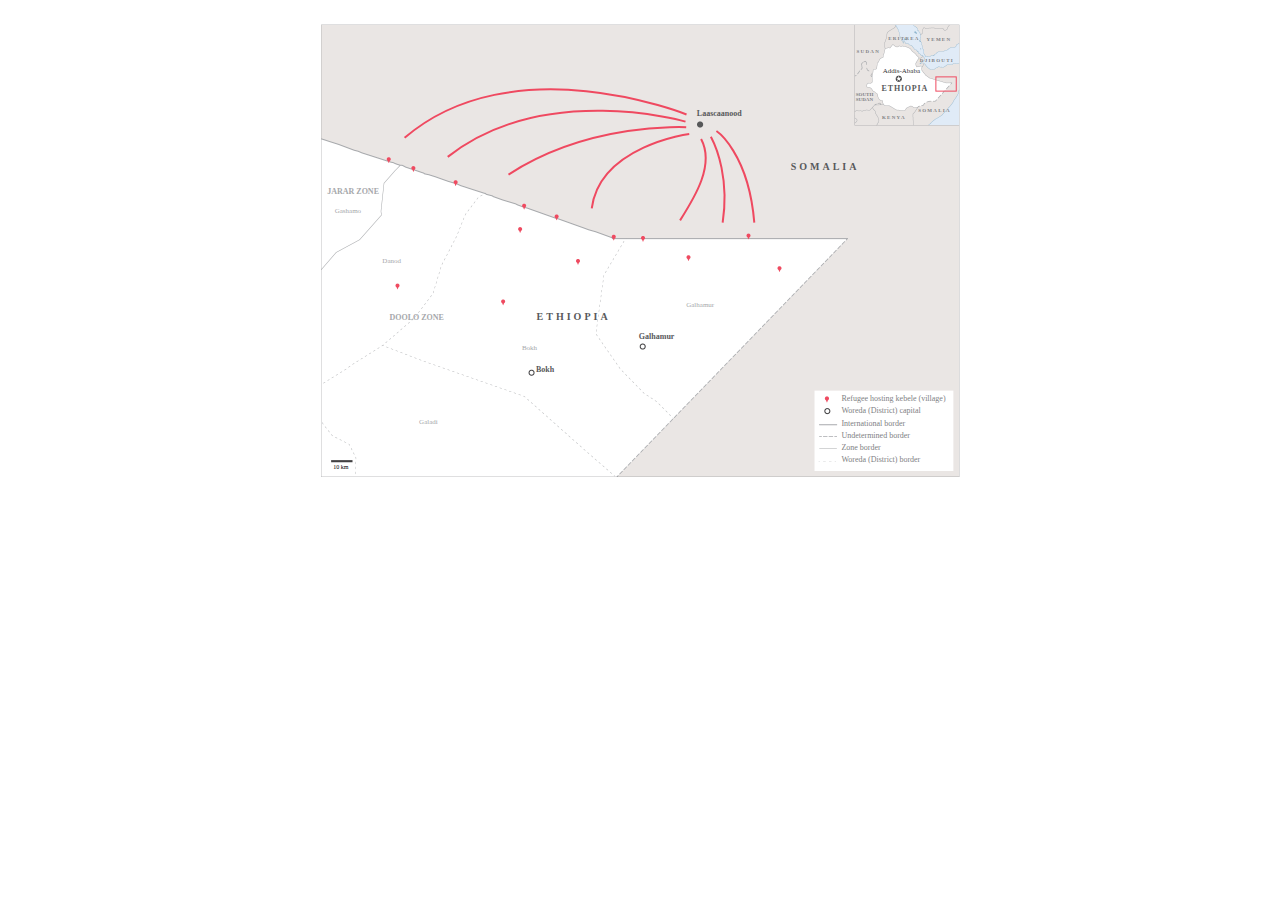
<file: docs/2023-05-eth-displacement-animation/index.html>
<!DOCTYPE html>
<html lang="en">

<head>
  <meta charset="UTF-8" />
  <meta http-equiv="X-UA-Compatible" content="IE=edge" />
  <meta name="viewport" content="width=device-width, initial-scale=1.0" />
  <title>Ethiopia situation animation</title>
  <link href="https://cdn.jsdelivr.net/npm/bootstrap@5.2.3/dist/css/bootstrap.min.css" rel="stylesheet">
  <script src="https://d3js.org/d3.v7.min.js"></script>
  <link href="css/svg-style.css" rel="stylesheet" />
</head>

<body class="d-flex flex-column vh-100">
  <!-- Main -->
  <main id="products" class="d-flex flex-column min-vh-100 flex-shrink-0">
    <div class="container justify-content-md-center my-4">
          <!-- Animation-->
          <div id="g-eth_animation-box" class="ai2html">

            <!-- Artboard: _360 -->
            <div id="g-eth_animation-_360" class="g-artboard" style="max-width: 360px;max-height: 255px" data-aspect-ratio="1.411" data-min-width="0" data-max-width="479">
          <div style="padding: 0 0 70.8591% 0;"></div>
              <img id="g-eth_animation-_360-img" class="g-aiImg" alt="" src="img/eth_animation-_360.png"/>
          <!-- Generator: Adobe Illustrator 27.5.0, SVG Export Plug-In . SVG Version: 6.00 Build 0)  -->
          <svg class="g-aiImg" version="1.2" baseProfile="tiny" id="g-eth_animation-_360-interactions-img" xmlns="http://www.w3.org/2000/svg" xmlns:xlink="http://www.w3.org/1999/xlink"
             x="0px" y="0px" viewBox="0 0 360 255.093" overflow="visible" xml:space="preserve">
          <g>
            <g id="movements" data-name="movements">
              <path fill="none" stroke="#EF4960" stroke-width="2" stroke-miterlimit="10" d="M1422.731-107.871
                c0,0-173.475-69.918-281.923,23.305"/>
              <path fill="none" stroke="#EF4960" stroke-width="2" stroke-miterlimit="10" d="M1421.734-100.793
                c0,0-141.232-40.529-237.811,35.266"/>
              <path fill="none" stroke="#EF4960" stroke-width="2" stroke-miterlimit="10" d="M1422.415-95.231c0,0-96.516-5.457-177.725,47.393
                "/>
              <path fill="none" stroke="#EF4960" stroke-width="2" stroke-miterlimit="10" d="M1452.646-91.4c0,0,32.132,21.777,37.87,91.577"/>
              <path fill="none" stroke="#EF4960" stroke-width="2" stroke-miterlimit="10" d="M1447.091-85.74
                c6.086,11.378,18.353,42.532,11.786,86.041"/>
              <path fill="none" stroke="#EF4960" stroke-width="2" stroke-miterlimit="10" d="M1437.321-83.385
                c13.602,25.628-5.707,57.295-21.023,81.332"/>
              <path fill="none" stroke="#EF4960" stroke-width="2" stroke-miterlimit="10" d="M1425.453-88.515c0,0-89.254,11.927-97.498,74.439
                "/>
              <path fill="none" stroke="#EF4960" stroke-width="1.5" stroke-miterlimit="10" d="M738.52-17.376
                c0,0-129.97-52.384-211.221,17.461"/>
              <path fill="none" stroke="#EF4960" stroke-width="1.5" stroke-miterlimit="10" d="M737.773-12.073
                c0,0-105.813-30.365-178.172,26.422"/>
              <path fill="none" stroke="#EF4960" stroke-width="1.5" stroke-miterlimit="10" d="M738.284-7.906c0,0-72.311-4.088-133.155,35.507
                "/>
              <path fill="none" stroke="#EF4960" stroke-width="1.5" stroke-miterlimit="10" d="M760.933-5.036c0,0,24.074,16.315,28.373,68.611
                "/>
              <path fill="none" stroke="#EF4960" stroke-width="1.5" stroke-miterlimit="10" d="M756.771-0.795
                c4.56,8.525,13.75,31.865,8.83,64.463"/>
              <path fill="none" stroke="#EF4960" stroke-width="1.5" stroke-miterlimit="10" d="M749.452,0.97
                c10.191,19.201-4.276,42.927-15.751,60.935"/>
              <path fill="none" stroke="#EF4960" stroke-width="1.5" stroke-miterlimit="10" d="M740.56-2.874c0,0-66.87,8.936-73.047,55.771"/>
              <path fill="none" stroke="#EF4960" stroke-miterlimit="10" d="M206.102,51.112c0,0-97.342-39.233-158.195,13.077"/>
              <path fill="none" stroke="#EF4960" stroke-miterlimit="10" d="M205.543,55.084c0,0-79.249-22.742-133.443,19.789"/>
              <path fill="none" stroke="#EF4960" stroke-miterlimit="10" d="M205.925,58.205c0,0-54.158-3.062-99.727,26.593"/>
              <path fill="none" stroke="#EF4960" stroke-miterlimit="10" d="M222.888,60.355c0,0,18.03,12.22,21.25,51.387"/>
              <path fill="none" stroke="#EF4960" stroke-miterlimit="10" d="M219.771,63.531c3.415,6.385,10.298,23.866,6.613,48.28"/>
              <path fill="none" stroke="#EF4960" stroke-miterlimit="10" d="M214.289,64.852c7.632,14.38-3.202,32.15-11.796,45.637"/>
              <path fill="none" stroke="#EF4960" stroke-miterlimit="10" d="M207.63,61.974c0,0-50.083,6.693-54.709,41.77"/>
            </g>
          </g>
          <style>
          #g-eth_animation-_360-interactions-img rect, #g-eth_animation-_360-interactions-img circle, #g-eth_animation-_360-interactions-img path, #g-eth_animation-_360-interactions-img line, #g-eth_animation-_360-interactions-img polyline { vector-effect: non-scaling-stroke; }
          </style>
          </svg>
          
              <div id="g-ai0-1" class="g-content g-aiAbs g-aiPointText" style="top:5.1245%;margin-top:-3.1px;left:83.2458%;width:45px;">
                <p class="g-pstyle0">Eritrea</p>
              </div>
              <div id="g-ai0-2" class="g-content g-aiAbs g-aiPointText" style="top:5.5165%;margin-top:-3.1px;left:92.1593%;width:41px;">
                <p class="g-pstyle0">Yemen</p>
              </div>
              <div id="g-ai0-3" class="g-content g-aiAbs g-aiPointText" style="top:9.0447%;margin-top:-3.1px;left:75.9163%;width:41px;">
                <p class="g-pstyle0">Sudan</p>
              </div>
              <div id="g-ai0-4" class="g-content g-aiAbs g-aiPointText" style="top:10.8441%;margin-top:-2.7px;left:52.3589%;width:81px;">
                <p class="g-pstyle1">SOMALIA</p>
              </div>
              <div id="g-ai0-5" class="g-content g-aiAbs g-aiPointText" style="top:12.1808%;margin-top:-3.1px;left:90.6111%;width:48px;">
                <p class="g-pstyle0">Djibouti</p>
              </div>
              <div id="g-ai0-6" class="g-content g-aiAbs g-aiPointText" style="top:15.1195%;margin-top:-3.6px;left:80.8804%;width:55px;">
                <p class="g-pstyle2">Addis-Ababa</p>
              </div>
              <div id="g-ai0-7" class="g-content g-aiAbs g-aiPointText" style="top:19.2654%;margin-top:-5.1px;left:58.8544%;width:68px;">
                <p class="g-pstyle3">Laascaanood</p>
              </div>
              <div id="g-ai0-8" class="g-content g-aiAbs g-aiPointText" style="top:21.6105%;margin-top:-4.1px;left:82.7527%;width:60px;">
                <p class="g-pstyle4">ETHIOPIA</p>
              </div>
              <div id="g-ai0-9" class="g-content g-aiAbs g-aiPointText" style="top:24.7252%;margin-top:-4.1px;left:75.9364%;width:36px;">
                <p class="g-pstyle5">South</p>
                <p class="g-pstyle5">Sudan</p>
              </div>
              <div id="g-ai0-10" class="g-content g-aiAbs g-aiPointText" style="top:29.0374%;margin-top:-3.1px;left:90.2315%;width:47px;">
                <p class="g-pstyle0">Somalia</p>
              </div>
              <div id="g-ai0-11" class="g-content g-aiAbs g-aiPointText" style="top:30.9974%;margin-top:-3.1px;left:81.8029%;width:40px;">
                <p class="g-pstyle0">Kenya</p>
              </div>
              <div id="g-ai0-12" class="g-content g-aiAbs g-aiPointText" style="top:35.3213%;margin-top:-9.1px;left:1.917%;width:44px;">
                <p class="g-pstyle6">Jarar</p>
                <p class="g-pstyle6">Zone</p>
              </div>
              <div id="g-ai0-13" class="g-content g-aiAbs g-aiPointText" style="top:41.2095%;margin-top:-2.1px;left:0.8195%;width:51px;">
                <p class="g-pstyle7"><span class="g-cstyle0">G</span>ashamo</p>
              </div>
              <div id="g-ai0-14" class="g-content g-aiAbs g-aiPointText" style="top:51.7939%;margin-top:-2.1px;left:9.8391%;width:42px;">
                <p class="g-pstyle7">Danod</p>
              </div>
              <div id="g-ai0-15" class="g-content g-aiAbs g-aiPointText" style="top:54.538%;margin-top:-2.1px;left:28.7799%;width:38px;">
                <p class="g-pstyle7">Bokh</p>
              </div>
              <div id="g-ai0-16" class="g-content g-aiAbs g-aiPointText" style="top:61.5943%;margin-top:-2.1px;left:57.2014%;width:52px;">
                <p class="g-pstyle7">Galhamur</p>
              </div>
              <div id="g-ai0-17" class="g-content g-aiAbs g-aiPointText" style="top:64.3401%;margin-top:-2.1px;left:10.9528%;width:68px;">
                <p class="g-pstyle8">Doolo ZONE</p>
              </div>
              <div id="g-ai0-18" class="g-content g-aiAbs g-aiPointText" style="top:66.9022%;margin-top:-2.7px;left:27.791%;width:85px;">
                <p class="g-pstyle1">ETHIOPIA</p>
              </div>
              <div id="g-ai0-19" class="g-content g-aiAbs g-aiPointText" style="top:68.2671%;margin-top:-5.1px;left:49.8231%;width:57px;">
                <p class="g-pstyle3">Galhamur</p>
              </div>
              <div id="g-ai0-20" class="g-content g-aiAbs g-aiPointText" style="top:74.9233%;margin-top:-4.1px;left:72.0023%;width:118px;">
                <p class="g-pstyle9">Refugee hosting kebele (village)</p>
              </div>
              <div id="g-ai0-21" class="g-content g-aiAbs g-aiPointText" style="top:75.3234%;margin-top:-5.1px;left:33.7931%;width:41px;">
                <p class="g-pstyle3">Bokh</p>
              </div>
              <div id="g-ai0-22" class="g-content g-aiAbs g-aiPointText" style="top:79.2349%;margin-top:-4.1px;left:72.0023%;width:98px;">
                <p class="g-pstyle9">Woreda (District) capital </p>
              </div>
              <div id="g-ai0-23" class="g-content g-aiAbs g-aiPointText" style="top:83.5471%;margin-top:-4.1px;left:72.0023%;width:84px;">
                <p class="g-pstyle9">International border</p>
              </div>
              <div id="g-ai0-24" class="g-content g-aiAbs g-aiPointText" style="top:87.4672%;margin-top:-2.1px;left:15.5665%;width:42px;">
                <p class="g-pstyle7">Galadi</p>
              </div>
              <div id="g-ai0-25" class="g-content g-aiAbs g-aiPointText" style="top:87.4672%;margin-top:-4.1px;left:72.0023%;width:89px;">
                <p class="g-pstyle9">Undetermined border</p>
              </div>
              <div id="g-ai0-26" class="g-content g-aiAbs g-aiPointText" style="top:91.7794%;margin-top:-4.1px;left:72.0023%;width:60px;">
                <p class="g-pstyle9">Zone border</p>
              </div>
              <div id="g-ai0-27" class="g-content g-aiAbs g-aiPointText" style="top:95.6995%;margin-top:-4.1px;left:72.0023%;width:98px;">
                <p class="g-pstyle9">Woreda (District) border</p>
              </div>
              <div id="g-ai0-28" class="g-content g-aiAbs g-aiPointText" style="top:97.0647%;margin-top:-3.6px;left:1.7914%;width:38px;">
                <p class="g-pstyle10">10 km</p>
              </div>
            </div>
          
            <!-- Artboard: _480 -->
            <div id="g-eth_animation-_480" class="g-artboard" style="width:480px; height:340.476029326254px;" data-aspect-ratio="1.41" data-min-width="480" data-max-width="639">
          <div style=""></div>
              <img id="g-eth_animation-_480-img" class="g-aiImg" alt="" src="img/eth_animation-_480.png"/>
          <!-- Generator: Adobe Illustrator 27.5.0, SVG Export Plug-In . SVG Version: 6.00 Build 0)  -->
          <svg class="g-aiImg" version="1.2" baseProfile="tiny" id="g-eth_animation-_480-interactions-img" xmlns="http://www.w3.org/2000/svg" xmlns:xlink="http://www.w3.org/1999/xlink"
             x="0px" y="0px" viewBox="0 0 480 340.476" overflow="visible" xml:space="preserve">
          <g>
            <g id="movements-2" data-name="movements">
              <path fill="none" stroke="#EF4960" stroke-width="2" stroke-miterlimit="10" d="M959.055-22.488
                c0,0-173.475-69.918-281.923,23.305"/>
              <path fill="none" stroke="#EF4960" stroke-width="2" stroke-miterlimit="10" d="M958.058-15.41c0,0-141.232-40.529-237.811,35.266
                "/>
              <path fill="none" stroke="#EF4960" stroke-width="2" stroke-miterlimit="10" d="M958.74-9.848c0,0-96.516-5.457-177.725,47.393"/>
              <path fill="none" stroke="#EF4960" stroke-width="2" stroke-miterlimit="10" d="M988.97-6.017c0,0,32.132,21.777,37.87,91.577"/>
              <path fill="none" stroke="#EF4960" stroke-width="2" stroke-miterlimit="10" d="M983.415-0.357
                c6.086,11.378,18.353,42.532,11.786,86.041"/>
              <path fill="none" stroke="#EF4960" stroke-width="2" stroke-miterlimit="10" d="M973.646,1.998
                c13.602,25.628-5.707,57.295-21.023,81.332"/>
              <path fill="none" stroke="#EF4960" stroke-width="2" stroke-miterlimit="10" d="M961.778-3.132c0,0-89.254,11.927-97.498,74.439"
                />
              <path fill="none" stroke="#EF4960" stroke-width="1.5" stroke-miterlimit="10" d="M274.845,68.007
                c0,0-129.97-52.384-211.221,17.461"/>
              <path fill="none" stroke="#EF4960" stroke-width="1.5" stroke-miterlimit="10" d="M274.098,73.31
                c0,0-105.813-30.365-178.172,26.422"/>
              <path fill="none" stroke="#EF4960" stroke-width="1.5" stroke-miterlimit="10" d="M274.608,77.478
                c0,0-72.311-4.088-133.155,35.507"/>
              <path fill="none" stroke="#EF4960" stroke-width="1.5" stroke-miterlimit="10" d="M297.257,80.348
                c0,0,24.074,16.315,28.373,68.611"/>
              <path fill="none" stroke="#EF4960" stroke-width="1.5" stroke-miterlimit="10" d="M293.095,84.589
                c4.56,8.525,13.75,31.865,8.83,64.463"/>
              <path fill="none" stroke="#EF4960" stroke-width="1.5" stroke-miterlimit="10" d="M285.776,86.353
                c10.191,19.201-4.276,42.927-15.751,60.935"/>
              <path fill="none" stroke="#EF4960" stroke-width="1.5" stroke-miterlimit="10" d="M276.884,82.509c0,0-66.87,8.936-73.047,55.771"
                />
              <path fill="none" stroke="#EF4960" stroke-miterlimit="10" d="M-257.573,136.496c0,0-97.342-39.233-158.195,13.077"/>
              <path fill="none" stroke="#EF4960" stroke-miterlimit="10" d="M-258.133,140.467c0,0-79.249-22.742-133.443,19.789"/>
              <path fill="none" stroke="#EF4960" stroke-miterlimit="10" d="M-257.75,143.588c0,0-54.158-3.062-99.727,26.593"/>
              <path fill="none" stroke="#EF4960" stroke-miterlimit="10" d="M-240.787,145.738c0,0,18.03,12.22,21.25,51.387"/>
              <path fill="none" stroke="#EF4960" stroke-miterlimit="10" d="M-243.904,148.914c3.415,6.385,10.298,23.866,6.614,48.28"/>
              <path fill="none" stroke="#EF4960" stroke-miterlimit="10" d="M-249.386,150.235c7.632,14.38-3.202,32.15-11.796,45.637"/>
              <path fill="none" stroke="#EF4960" stroke-miterlimit="10" d="M-256.046,147.357c0,0-50.083,6.693-54.709,41.77"/>
            </g>
          </g>
          <style>
          #g-eth_animation-_480-interactions-img rect, #g-eth_animation-_480-interactions-img circle, #g-eth_animation-_480-interactions-img path, #g-eth_animation-_480-interactions-img line, #g-eth_animation-_480-interactions-img polyline { vector-effect: non-scaling-stroke; }
          </style>
          </svg>
          
              <div id="g-ai1-1" class="g-content g-aiAbs g-aiPointText" style="top:3.9871%;margin-top:-3.6px;left:87.1347%;width:45px;">
                <p class="g-pstyle0">Eritrea</p>
              </div>
              <div id="g-ai1-2" class="g-content g-aiAbs g-aiPointText" style="top:4.2808%;margin-top:-3.6px;left:93.981%;width:41px;">
                <p class="g-pstyle0">Yemen</p>
              </div>
              <div id="g-ai1-3" class="g-content g-aiAbs g-aiPointText" style="top:6.9242%;margin-top:-3.6px;left:81.5046%;width:41px;">
                <p class="g-pstyle0">Sudan</p>
              </div>
              <div id="g-ai1-4" class="g-content g-aiAbs g-aiPointText" style="top:9.5675%;margin-top:-3.6px;left:92.7921%;width:48px;">
                <p class="g-pstyle0">Djibouti</p>
              </div>
              <div id="g-ai1-5" class="g-content g-aiAbs g-aiPointText" style="top:11.6229%;margin-top:-3.6px;left:86.1665%;width:55px;">
                <p class="g-pstyle1">Addis-Ababa</p>
              </div>
              <div id="g-ai1-6" class="g-content g-aiAbs g-aiPointText" style="top:16.4861%;margin-top:-4.1px;left:85.972%;width:60px;">
                <p class="g-pstyle2">ETHIOPIA</p>
              </div>
              <div id="g-ai1-7" class="g-content g-aiAbs g-aiPointText" style="top:18.5256%;margin-top:-4.1px;left:81.5195%;width:36px;">
                <p class="g-pstyle3">South</p>
                <p class="g-pstyle3">Sudan</p>
              </div>
              <div id="g-ai1-8" class="g-content g-aiAbs g-aiPointText" style="top:19.7225%;margin-top:-5.2px;left:58.8655%;width:68px;">
                <p class="g-pstyle4">Laascaanood</p>
              </div>
              <div id="g-ai1-9" class="g-content g-aiAbs g-aiPointText" style="top:22.1969%;margin-top:-3.6px;left:92.5005%;width:47px;">
                <p class="g-pstyle0">Somalia</p>
              </div>
              <div id="g-ai1-10" class="g-content g-aiAbs g-aiPointText" style="top:23.6655%;margin-top:-3.6px;left:86.0261%;width:40px;">
                <p class="g-pstyle0">Kenya</p>
              </div>
              <div id="g-ai1-11" class="g-content g-aiAbs g-aiPointText" style="top:31.4764%;margin-top:-3.2px;left:73.5174%;width:81px;">
                <p class="g-pstyle5">SOMALIA</p>
              </div>
              <div id="g-ai1-12" class="g-content g-aiAbs g-aiPointText" style="top:36.9043%;margin-top:-2.7px;left:1.176%;width:71px;">
                <p class="g-pstyle6">Jarar Zone</p>
              </div>
              <div id="g-ai1-13" class="g-content g-aiAbs g-aiPointText" style="top:41.3032%;margin-top:-2.6px;left:2.3348%;width:51px;">
                <p class="g-pstyle7"><span class="g-cstyle0">G</span>ashamo</p>
              </div>
              <div id="g-ai1-14" class="g-content g-aiAbs g-aiPointText" style="top:52.1703%;margin-top:-2.6px;left:9.7813%;width:42px;">
                <p class="g-pstyle7">Danod</p>
              </div>
              <div id="g-ai1-15" class="g-content g-aiAbs g-aiPointText" style="top:61.8626%;margin-top:-2.6px;left:57.2102%;width:52px;">
                <p class="g-pstyle7">Galhamur</p>
              </div>
              <div id="g-ai1-16" class="g-content g-aiAbs g-aiPointText" style="top:64.3715%;margin-top:-3.2px;left:33.86%;width:86px;">
                <p class="g-pstyle5">ETHIOPIA</p>
              </div>
              <div id="g-ai1-17" class="g-content g-aiAbs g-aiPointText" style="top:64.5127%;margin-top:-2.7px;left:10.8967%;width:75px;">
                <p class="g-pstyle6">Doolo ZONE</p>
              </div>
              <div id="g-ai1-18" class="g-content g-aiAbs g-aiPointText" style="top:68.7715%;margin-top:-5.2px;left:49.8215%;width:57px;">
                <p class="g-pstyle4">Galhamur</p>
              </div>
              <div id="g-ai1-19" class="g-content g-aiAbs g-aiPointText" style="top:71.2612%;margin-top:-2.6px;left:31.5636%;width:38px;">
                <p class="g-pstyle7">Bokh</p>
              </div>
              <div id="g-ai1-20" class="g-content g-aiAbs g-aiPointText" style="top:75.8204%;margin-top:-5.2px;left:33.769%;width:41px;">
                <p class="g-pstyle4">Bokh</p>
              </div>
              <div id="g-ai1-21" class="g-content g-aiAbs g-aiPointText" style="top:77.8755%;margin-top:-5.1px;left:75.9458%;width:131px;">
                <p class="g-pstyle8">Refugee hosting kebele (village)</p>
              </div>
              <div id="g-ai1-22" class="g-content g-aiAbs g-aiPointText" style="top:81.1057%;margin-top:-5.1px;left:75.9458%;width:109px;">
                <p class="g-pstyle8">Woreda (District) capital </p>
              </div>
              <div id="g-ai1-23" class="g-content g-aiAbs g-aiPointText" style="top:84.9239%;margin-top:-5.1px;left:75.9458%;width:93px;">
                <p class="g-pstyle8">International border</p>
              </div>
              <div id="g-ai1-24" class="g-content g-aiAbs g-aiPointText" style="top:87.4151%;margin-top:-2.6px;left:15.5169%;width:42px;">
                <p class="g-pstyle7">Galadi</p>
              </div>
              <div id="g-ai1-25" class="g-content g-aiAbs g-aiPointText" style="top:88.4484%;margin-top:-5.1px;left:75.9458%;width:98px;">
                <p class="g-pstyle8">Undetermined border</p>
              </div>
              <div id="g-ai1-26" class="g-content g-aiAbs g-aiPointText" style="top:91.9729%;margin-top:-5.1px;left:75.9458%;width:65px;">
                <p class="g-pstyle8">Zone border</p>
              </div>
              <div id="g-ai1-27" class="g-content g-aiAbs g-aiPointText" style="top:95.2036%;margin-top:-5.1px;left:75.9458%;width:108px;">
                <p class="g-pstyle8">Woreda (District) border</p>
              </div>
              <div id="g-ai1-28" class="g-content g-aiAbs g-aiPointText" style="top:97.1021%;margin-top:-3.6px;left:1.7227%;width:38px;">
                <p class="g-pstyle9">10 km</p>
              </div>
            </div>
          
            <!-- Artboard: _640 -->
            <div id="g-eth_animation-_640" class="g-artboard" style="width:640px; height:453.498332438626px;" data-aspect-ratio="1.411" data-min-width="640">
          <div style=""></div>
              <img id="g-eth_animation-_640-img" class="g-aiImg" alt="" src="img/eth_animation-_640.png"/>
          <!-- Generator: Adobe Illustrator 27.5.0, SVG Export Plug-In . SVG Version: 6.00 Build 0)  -->
          <svg class="g-aiImg" version="1.2" baseProfile="tiny" id="g-eth_animation-_640-interactions-img" xmlns="http://www.w3.org/2000/svg" xmlns:xlink="http://www.w3.org/1999/xlink"
             x="0px" y="0px" viewBox="0 0 640 453.498" overflow="visible" xml:space="preserve">
          <g>
            <g id="movements-3" data-name="movements">
              <path fill="none" stroke="#EF4960" stroke-width="2" stroke-miterlimit="10" d="M366.517,90.534
                c0,0-173.475-69.918-281.923,23.305"/>
              <path fill="none" stroke="#EF4960" stroke-width="2" stroke-miterlimit="10" d="M365.521,97.612
                c0,0-141.232-40.529-237.811,35.266"/>
              <path fill="none" stroke="#EF4960" stroke-width="2" stroke-miterlimit="10" d="M366.202,103.174c0,0-96.516-5.457-177.725,47.393
                "/>
              <path fill="none" stroke="#EF4960" stroke-width="2" stroke-miterlimit="10" d="M396.432,107.005c0,0,32.132,21.777,37.87,91.577"
                />
              <path fill="none" stroke="#EF4960" stroke-width="2" stroke-miterlimit="10" d="M390.877,112.666
                c6.086,11.378,18.353,42.532,11.786,86.041"/>
              <path fill="none" stroke="#EF4960" stroke-width="2" stroke-miterlimit="10" d="M381.108,115.02
                c13.602,25.628-5.707,57.295-21.023,81.332"/>
              <path fill="none" stroke="#EF4960" stroke-width="2" stroke-miterlimit="10" d="M369.24,109.89c0,0-89.254,11.927-97.498,74.439"
                />
              <path fill="none" stroke="#EF4960" stroke-width="1.5" stroke-miterlimit="10" d="M-317.693,181.03
                c0,0-129.97-52.384-211.221,17.461"/>
              <path fill="none" stroke="#EF4960" stroke-width="1.5" stroke-miterlimit="10" d="M-318.44,186.333
                c0,0-105.813-30.365-178.172,26.422"/>
              <path fill="none" stroke="#EF4960" stroke-width="1.5" stroke-miterlimit="10" d="M-317.93,190.5c0,0-72.311-4.088-133.155,35.507
                "/>
              <path fill="none" stroke="#EF4960" stroke-width="1.5" stroke-miterlimit="10" d="M-295.28,193.37
                c0,0,24.074,16.315,28.373,68.611"/>
              <path fill="none" stroke="#EF4960" stroke-width="1.5" stroke-miterlimit="10" d="M-299.443,197.611
                c4.56,8.525,13.75,31.865,8.83,64.463"/>
              <path fill="none" stroke="#EF4960" stroke-width="1.5" stroke-miterlimit="10" d="M-306.762,199.375
                c10.191,19.201-4.276,42.927-15.751,60.935"/>
              <path fill="none" stroke="#EF4960" stroke-width="1.5" stroke-miterlimit="10" d="M-315.653,195.532
                c0,0-66.87,8.936-73.047,55.771"/>
              <path fill="none" stroke="#EF4960" stroke-miterlimit="10" d="M-850.111,249.518c0,0-97.342-39.233-158.195,13.077"/>
              <path fill="none" stroke="#EF4960" stroke-miterlimit="10" d="M-850.67,253.49c0,0-79.249-22.742-133.443,19.789"/>
              <path fill="none" stroke="#EF4960" stroke-miterlimit="10" d="M-850.288,256.611c0,0-54.158-3.062-99.727,26.593"/>
              <path fill="none" stroke="#EF4960" stroke-miterlimit="10" d="M-833.325,258.76c0,0,18.03,12.219,21.25,51.387"/>
              <path fill="none" stroke="#EF4960" stroke-miterlimit="10" d="M-836.442,261.936c3.415,6.385,10.298,23.866,6.614,48.28"/>
              <path fill="none" stroke="#EF4960" stroke-miterlimit="10" d="M-841.924,263.258c7.632,14.38-3.202,32.15-11.796,45.638"/>
              <path fill="none" stroke="#EF4960" stroke-miterlimit="10" d="M-848.583,260.379c0,0-50.083,6.693-54.709,41.77"/>
            </g>
          </g>
          <style>
          #g-eth_animation-_640-interactions-img rect, #g-eth_animation-_640-interactions-img circle, #g-eth_animation-_640-interactions-img path, #g-eth_animation-_640-interactions-img line, #g-eth_animation-_640-interactions-img polyline { vector-effect: non-scaling-stroke; }
          </style>
          </svg>
          
              <div id="g-ai2-1" class="g-content g-aiAbs g-aiPointText" style="top:3.3499%;margin-top:-4.2px;left:88.771%;width:52px;">
                <p class="g-pstyle0">Eritrea</p>
              </div>
              <div id="g-ai2-2" class="g-content g-aiAbs g-aiPointText" style="top:3.5704%;margin-top:-4.2px;left:94.7604%;width:46px;">
                <p class="g-pstyle0">Yemen</p>
              </div>
              <div id="g-ai2-3" class="g-content g-aiAbs g-aiPointText" style="top:6.2165%;margin-top:-4.2px;left:83.8446%;width:46px;">
                <p class="g-pstyle0">Sudan</p>
              </div>
              <div id="g-ai2-4" class="g-content g-aiAbs g-aiPointText" style="top:8.2011%;margin-top:-4.2px;left:93.7204%;width:56px;">
                <p class="g-pstyle0">Djibouti</p>
              </div>
              <div id="g-ai2-5" class="g-content g-aiAbs g-aiPointText" style="top:10.3826%;margin-top:-4.1px;left:87.924%;width:61px;">
                <p class="g-pstyle1">Addis-Ababa</p>
              </div>
              <div id="g-ai2-6" class="g-content g-aiAbs g-aiPointText" style="top:14.2311%;margin-top:-4.5px;left:87.7531%;width:65px;">
                <p class="g-pstyle2">ETHIOPIA</p>
              </div>
              <div id="g-ai2-7" class="g-content g-aiAbs g-aiPointText" style="top:16.1394%;margin-top:-5.2px;left:83.7204%;width:40px;">
                <p class="g-pstyle3">South</p>
                <p class="g-pstyle3">Sudan</p>
              </div>
              <div id="g-ai2-8" class="g-content g-aiAbs g-aiPointText" style="top:19.2265%;margin-top:-4.2px;left:93.4659%;width:54px;">
                <p class="g-pstyle0">Somalia</p>
              </div>
              <div id="g-ai2-9" class="g-content g-aiAbs g-aiPointText" style="top:19.8828%;margin-top:-5.2px;left:58.876%;width:68px;">
                <p class="g-pstyle4">Laascaanood</p>
              </div>
              <div id="g-ai2-10" class="g-content g-aiAbs g-aiPointText" style="top:20.7701%;margin-top:-4.2px;left:87.8009%;width:46px;">
                <p class="g-pstyle0">Kenya</p>
              </div>
              <div id="g-ai2-11" class="g-content g-aiAbs g-aiPointText" style="top:31.5789%;margin-top:-4.2px;left:73.5432%;width:88px;">
                <p class="g-pstyle5">SOMALIA</p>
              </div>
              <div id="g-ai2-12" class="g-content g-aiAbs g-aiPointText" style="top:36.9721%;margin-top:-3.7px;left:1.1264%;width:71px;">
                <p class="g-pstyle6">Jarar Zone</p>
              </div>
              <div id="g-ai2-13" class="g-content g-aiAbs g-aiPointText" style="top:41.3767%;margin-top:-3.6px;left:2.2864%;width:51px;">
                <p class="g-pstyle7"><span class="g-cstyle0">G</span>ashamo</p>
              </div>
              <div id="g-ai2-14" class="g-content g-aiAbs g-aiPointText" style="top:52.4021%;margin-top:-3.6px;left:9.7407%;width:43px;">
                <p class="g-pstyle7">Danod</p>
              </div>
              <div id="g-ai2-15" class="g-content g-aiAbs g-aiPointText" style="top:62.1044%;margin-top:-3.6px;left:57.2191%;width:52px;">
                <p class="g-pstyle7">Galhamur</p>
              </div>
              <div id="g-ai2-16" class="g-content g-aiAbs g-aiPointText" style="top:64.6551%;margin-top:-4.2px;left:33.8446%;width:93px;">
                <p class="g-pstyle5">ETHIOPIA</p>
              </div>
              <div id="g-ai2-17" class="g-content g-aiAbs g-aiPointText" style="top:64.7561%;margin-top:-3.7px;left:10.8572%;width:75px;">
                <p class="g-pstyle6">Doolo ZONE</p>
              </div>
              <div id="g-ai2-18" class="g-content g-aiAbs g-aiPointText" style="top:69.056%;margin-top:-5.2px;left:49.8227%;width:57px;">
                <p class="g-pstyle4">Galhamur</p>
              </div>
              <div id="g-ai2-19" class="g-content g-aiAbs g-aiPointText" style="top:71.5863%;margin-top:-3.6px;left:31.5457%;width:38px;">
                <p class="g-pstyle7">Bokh</p>
              </div>
              <div id="g-ai2-20" class="g-content g-aiAbs g-aiPointText" style="top:76.3328%;margin-top:-5.2px;left:33.7535%;width:41px;">
                <p class="g-pstyle4">Bokh</p>
              </div>
              <div id="g-ai2-21" class="g-content g-aiAbs g-aiPointText" style="top:82.724%;margin-top:-5.2px;left:81.465%;width:131px;">
                <p class="g-pstyle8">Refugee hosting kebele (village)</p>
              </div>
              <div id="g-ai2-22" class="g-content g-aiAbs g-aiPointText" style="top:85.3696%;margin-top:-5.1px;left:81.465%;width:109px;">
                <p class="g-pstyle8">Woreda (District) capital </p>
              </div>
              <div id="g-ai2-23" class="g-content g-aiAbs g-aiPointText" style="top:87.9039%;margin-top:-3.6px;left:15.4822%;width:42px;">
                <p class="g-pstyle7">Galadi</p>
              </div>
              <div id="g-ai2-24" class="g-content g-aiAbs g-aiPointText" style="top:88.2362%;margin-top:-5.1px;left:81.465%;width:93px;">
                <p class="g-pstyle8">International border</p>
              </div>
              <div id="g-ai2-25" class="g-content g-aiAbs g-aiPointText" style="top:90.8823%;margin-top:-5.1px;left:81.465%;width:98px;">
                <p class="g-pstyle8">Undetermined border</p>
              </div>
              <div id="g-ai2-26" class="g-content g-aiAbs g-aiPointText" style="top:93.5284%;margin-top:-5.1px;left:81.465%;width:65px;">
                <p class="g-pstyle8">Zone border</p>
              </div>
              <div id="g-ai2-27" class="g-content g-aiAbs g-aiPointText" style="top:96.1745%;margin-top:-5.1px;left:81.465%;width:109px;">
                <p class="g-pstyle8">Woreda (District) border</p>
              </div>
              <div id="g-ai2-28" class="g-content g-aiAbs g-aiPointText" style="top:97.8202%;margin-top:-3.6px;left:2.0888%;width:38px;">
                <p class="g-pstyle9">10 km</p>
              </div>
            </div>
          
          </div>
          <!-- End animation-->   
    </div>
  </main>
  <!-- End Main -->

  <!-- D3 script -->
  <script>
    function animateRoute() {
      d3.selectAll("[data-name='movements'] path")
        .transition()
        .duration(2000)
        .ease(d3.easeLinear)
        .attrTween('stroke-dasharray', function() {
          const length = this.getTotalLength();
          return d3.interpolate(`0, ${length}`, `${length}, 0`);
        })
        .on("end", animateRoute); // restart the animation when it ends
    }
    animateRoute();
    </script>
  <!-- End D3 script -->

  <!-- Scripts -->
  <!-- bs/popper bundle -->
  <script src="https://cdn.jsdelivr.net/npm/bootstrap@5.2.3/dist/js/bootstrap.bundle.min.js"></script>
  <!-- ai2html resizer JS file-->
  <script src="js/ai2html-resizer.js"></script>
  <!-- End scripts -->
</body>

</html>
</file>
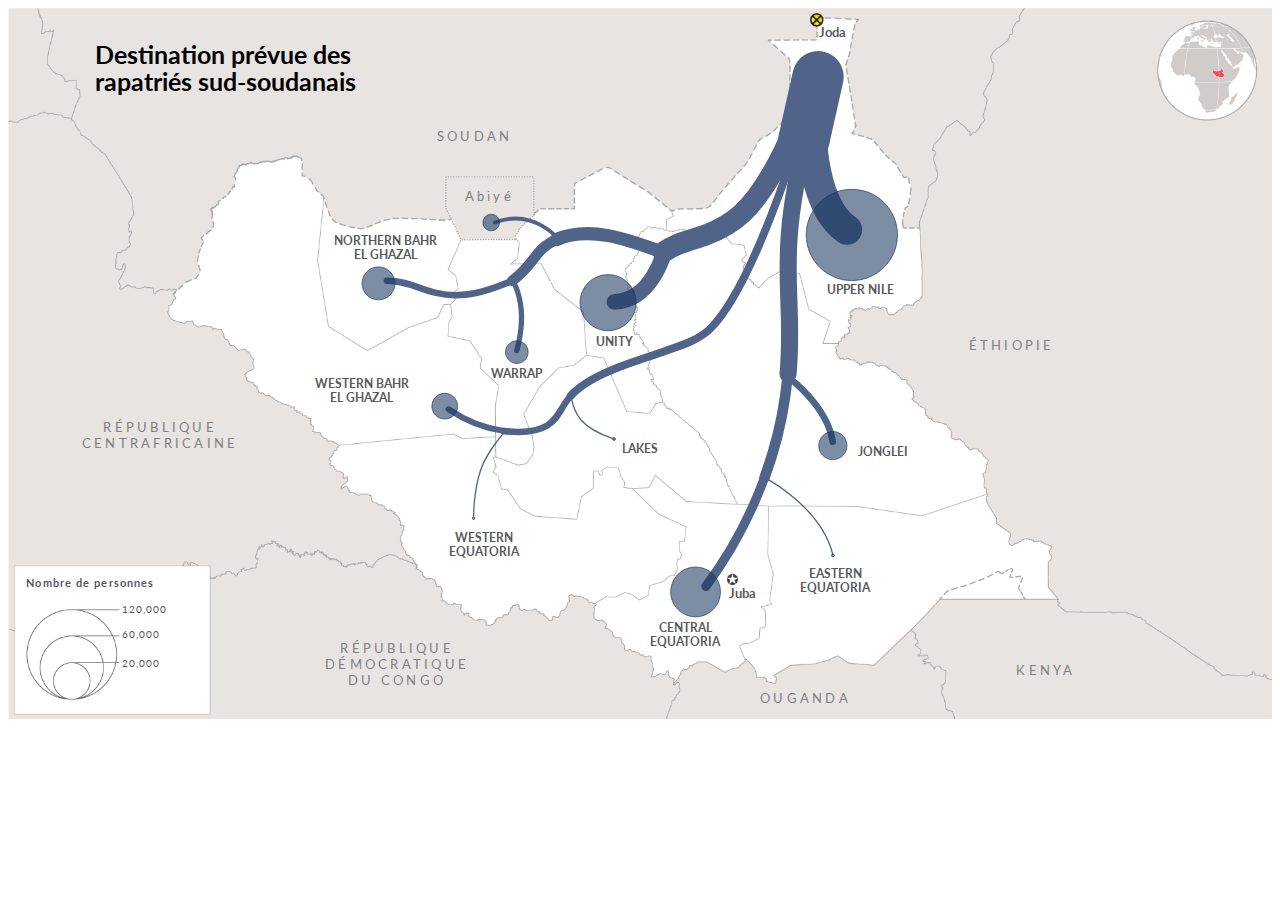
<file: docs/2023-10-ssd-returnee-movement-fr/index.html>
<!DOCTYPE html>
<html lang="en">

<head>
  <meta charset="UTF-8" />
  <meta http-equiv="X-UA-Compatible" content="IE=edge" />
  <meta name="viewport" content="width=device-width, initial-scale=1.0" />
  <title>South Sudan returnee movement - fr</title>
  <script src="https://d3js.org/d3.v7.min.js"></script>
  <link href="css/svg-style.css" rel="stylesheet" />
  <link href="https://fonts.googleapis.com/css2?family=Lato:wght@100;400&display=swap" rel="stylesheet">
  <link href="https://fonts.googleapis.com/css2?family=Lato:wght@100;400;700&display=swap" rel="stylesheet">
</head>

<body class="d-flex flex-column vh-100">
          <!-- Animation-->
          <div id="g-returnee_movements_fr-box" class="ai2html">

            <!-- Artboard: _480 -->
            <div id="g-returnee_movements_fr-_480" class="g-artboard" style="max-width: 699px;max-height: 393px" data-aspect-ratio="1.778" data-min-width="0" data-max-width="699">
          <div style="padding: 0 0 56.25% 0;"></div>
              <img id="g-returnee_movements_fr-_480-img" class="g-aiImg" alt="" src="img/returnee_movements_fr-_480.png"/>
          <!-- Generator: Adobe Illustrator 27.8.1, SVG Export Plug-In . SVG Version: 6.00 Build 0)  -->
          <svg class="g-aiImg" version="1.2" baseProfile="tiny" id="g-returnee_movements_fr-_480-interactions-img" xmlns="http://www.w3.org/2000/svg" xmlns:xlink="http://www.w3.org/1999/xlink"
             x="0px" y="0px" viewBox="0 0 480 270" overflow="visible" xml:space="preserve">
          <g>
            
              <line id="path-1s" data-name="path-1s" fill="none" stroke="#506489" stroke-width="24" stroke-linecap="round" stroke-linejoin="round" x1="307.18" y1="26.111" x2="301.735" y2="50.353"/>
            
              <path id="path-19s" data-name="path-19s" fill="none" stroke="#506489" stroke-width="5" stroke-linecap="round" stroke-linejoin="round" d="
              M286.829,178.383c-4.601,12.583-11.598,26.87-22.237,41.25"/>
            
              <path id="path-7s" data-name="path-7s" fill="none" stroke="#506489" stroke-width="6" stroke-linecap="round" stroke-linejoin="round" d="
              M295.667,136.158c0,0,0.043,17.938-8.838,42.226"/>
            
              <path id="path-3s" data-name="path-3s" fill="none" stroke="#506489" stroke-width="8" stroke-linecap="round" stroke-linejoin="round" d="
              M303.094,47.318c-12.612,49.853-4.472,60.613-7.321,91.691"/>
            
              <path id="path-2s" data-name="path-2s" fill="none" stroke="#506489" stroke-width="13" stroke-linecap="round" stroke-linejoin="round" d="
              M304.771,47.778c0,0,0.139,27.395,13.382,36.391"/>
            
              <path id="path-6s" data-name="path-6s" fill="none" stroke="#506489" stroke-width="4" stroke-linecap="round" stroke-linejoin="round" d="
              M295.667,140.091c0,0,14.883,10.72,17.069,24.594"/>
            
              <path id="path-16s" data-name="path-16s" fill="none" stroke="#506489" stroke-width="0.5" stroke-linecap="round" stroke-linejoin="round" d="
              M286.965,178.433c0,0,21.159,10.762,25.771,28.946"/>
            
              <path id="path-13s" data-name="path-13s" fill="none" stroke="#506489" stroke-width="2" stroke-linecap="round" stroke-linejoin="round" d="
              M191.023,103.569c-27.824,12.36-32.727,0.056-47.573,0.028"/>
            
              <path id="path-4s" data-name="path-4s" fill="none" stroke="#506489" stroke-width="10" stroke-linecap="round" stroke-linejoin="round" d="
              M297.986,45.647c-3.976,10.306-11.558,24.792-19.724,32.42c-4.006,3.742-8.521,6.198-13.619,8.089
              c-5.656,2.097-11.192,2.9-16.214,6.585"/>
            
              <path id="path-5s" data-name="path-5s" fill="none" stroke="#506489" stroke-width="8" stroke-linecap="round" stroke-linejoin="round" d="
              M248.591,92.902c0,0-4.384,18.08-18.705,18.697"/>
            
              <path id="path-12s" data-name="path-12s" fill="none" stroke="#506489" stroke-width="2" stroke-linecap="round" stroke-linejoin="round" d="
              M191.023,103.569c0,0,6.617,8.526,1.729,26.544"/>
            
              <path id="path-18s" data-name="path-18s" fill="none" stroke="#506489" stroke-width="2" stroke-linecap="round" stroke-linejoin="round" d="
              M187.723,160.599c-7.481-1.029-14.531-3.945-20.845-8.211"/>
            
              <path id="path-17s" data-name="path-17s" fill="none" stroke="#506489" stroke-width="2" stroke-linecap="round" stroke-linejoin="round" d="
              M213.289,147.243c-0.968,1.072-1.837,2.237-2.581,3.511c-1.712,2.933-3.383,5.988-6.375,7.804
              c-3.335,2.024-7.463,2.504-11.29,2.446c-1.794-0.027-3.568-0.165-5.319-0.405"/>
            
              <path id="path-8s" data-name="path-8s" fill="none" stroke="#506489" stroke-width="3" stroke-linecap="round" stroke-linejoin="round" d="
              M300.486,46.725c0,0-17.329,58.177-34.182,74.997c-4.449,4.44-11.036,6.384-16.867,8.448c-7.052,2.495-14.244,4.623-21.136,7.55
              c-5.395,2.291-11.033,5.117-15.011,9.523"/>
            
              <path id="path-10s" data-name="path-10s" fill="none" stroke="#506489" stroke-width="2" stroke-linecap="round" stroke-linejoin="round" d="
              M209.023,88.402c0,0-9.438-12.779-24.548-6.94"/>
            
              <path id="path-11s" data-name="path-11s" fill="none" stroke="#506489" stroke-width="5" stroke-linecap="round" stroke-linejoin="round" d="
              M207.838,87.969c-8.693,3.787-7.734,8.985-16.815,15.6"/>
            
              <path id="path-14s" data-name="path-14s" fill="none" stroke="#506489" stroke-width="0.5" stroke-linecap="round" stroke-linejoin="round" d="
              M188.493,160.697c0,0-6.939,7.258-9.531,15.032s-2.591,17.196-2.591,17.196"/>
            
              <path id="path-15s" data-name="path-15s" fill="none" stroke="#506489" stroke-width="0.5" stroke-linecap="round" stroke-linejoin="round" d="
              M213.289,147.243c1.221,6.883,3.506,12.041,16.038,16.325"/>
            
              <path id="path-9s" data-name="path-9s" fill="none" stroke="#506489" stroke-width="7" stroke-linecap="round" stroke-linejoin="round" d="
              M248.589,92.906c-12.388-4.488-27.757-10.597-40.752-4.937"/>
            <g id="size" data-name="size">
              
                <path id="<path>" data-name="<path>" fill="#18375F" fill-opacity="0.57" stroke="#18375F" stroke-width="0.3" stroke-miterlimit="10" d="
                M320.004,68.855c9.572,0,17.332,7.76,17.332,17.332s-7.76,17.332-17.332,17.332s-17.332-7.76-17.332-17.332
                S310.432,68.855,320.004,68.855L320.004,68.855"/>
              
                <path id="<path>-2" data-name="<path>" fill="#18375F" fill-opacity="0.57" stroke="#18375F" stroke-width="0.3" stroke-miterlimit="10" d="
                M227.431,101.25c5.877,0,10.642,4.765,10.642,10.642s-4.764,10.642-10.642,10.642s-10.642-4.765-10.642-10.642
                S221.554,101.25,227.431,101.25L227.431,101.25"/>
              
                <path id="<path>-3" data-name="<path>" fill="#18375F" fill-opacity="0.57" stroke="#18375F" stroke-width="0.3" stroke-miterlimit="10" d="
                M260.658,212.316c5.216,0,9.444,4.228,9.444,9.444s-4.228,9.444-9.444,9.444c-5.216,0-9.444-4.228-9.444-9.444
                S255.442,212.316,260.658,212.316L260.658,212.316"/>
              
                <path id="<path>-4" data-name="<path>" fill="#18375F" fill-opacity="0.57" stroke="#18375F" stroke-width="0.3" stroke-miterlimit="10" d="
                M140.247,98.337c3.45,0,6.246,2.797,6.246,6.246s-2.797,6.246-6.246,6.246c-3.45,0-6.246-2.797-6.246-6.246
                S136.798,98.337,140.247,98.337L140.247,98.337"/>
              
                <path id="<path>-5" data-name="<path>" fill="#18375F" fill-opacity="0.57" stroke="#18375F" stroke-width="0.3" stroke-miterlimit="10" d="
                M312.794,160.821c2.962,0,5.363,2.401,5.363,5.363s-2.401,5.363-5.363,5.363s-5.363-2.401-5.363-5.363
                S309.832,160.821,312.794,160.821L312.794,160.821"/>
              
                <path id="<path>-6" data-name="<path>" fill="#18375F" fill-opacity="0.57" stroke="#18375F" stroke-width="0.3" stroke-miterlimit="10" d="
                M165.401,146.331c2.695,0,4.88,2.185,4.88,4.88c0,2.695-2.185,4.88-4.88,4.88c-2.695,0-4.88-2.185-4.88-4.88
                C160.521,148.516,162.706,146.331,165.401,146.331L165.401,146.331"/>
              
                <path id="<path>-7" data-name="<path>" fill="#18375F" fill-opacity="0.57" stroke="#18375F" stroke-width="0.3" stroke-miterlimit="10" d="
                M192.787,126.387c2.372,0,4.294,1.923,4.294,4.294c0,2.372-1.923,4.294-4.294,4.294s-4.294-1.923-4.294-4.294
                C188.493,128.31,190.416,126.387,192.787,126.387L192.787,126.387"/>
              
                <path id="<path>-8" data-name="<path>" fill="#18375F" fill-opacity="0.57" stroke="#18375F" stroke-width="0.3" stroke-miterlimit="10" d="
                M183.051,78.327c1.731,0,3.135,1.404,3.135,3.135s-1.404,3.135-3.135,3.135c-1.731,0-3.135-1.404-3.135-3.135
                S181.32,78.327,183.051,78.327L183.051,78.327"/>
              
                <path id="<path>-9" data-name="<path>" fill="#18375F" fill-opacity="0.57" stroke="#18375F" stroke-width="0.5" stroke-miterlimit="10" d="
                M229.712,163.15c0.308,0,0.559,0.25,0.559,0.559c0,0.308-0.25,0.559-0.559,0.559s-0.559-0.25-0.559-0.559
                C229.153,163.4,229.403,163.15,229.712,163.15L229.712,163.15"/>
              
                <path id="<path>-10" data-name="<path>" fill="#18375F" fill-opacity="0.57" stroke="#18375F" stroke-width="0.5" stroke-miterlimit="10" d="
                M312.794,207.321c0.308,0,0.559,0.25,0.559,0.559c0,0.308-0.25,0.559-0.559,0.559c-0.308,0-0.559-0.25-0.559-0.559
                C312.236,207.571,312.486,207.321,312.794,207.321L312.794,207.321"/>
              
                <path id="<path>-11" data-name="<path>" fill="#18375F" fill-opacity="0.57" stroke="#18375F" stroke-width="0.5" stroke-miterlimit="10" d="
                M176.371,193.269c0.268,0,0.486,0.218,0.486,0.486s-0.218,0.486-0.486,0.486s-0.486-0.218-0.486-0.486
                S176.103,193.269,176.371,193.269L176.371,193.269"/>
              
                <path id="<path>-12" data-name="<path>" fill="#18375F" fill-opacity="0.57" stroke="#18375F" stroke-width="0.5" stroke-miterlimit="10" d="
                M1003.913,100.407c13.959,0,25.276,11.316,25.276,25.276s-11.316,25.276-25.276,25.276c-13.959,0-25.276-11.316-25.276-25.276
                S989.953,100.407,1003.913,100.407L1003.913,100.407"/>
              
                <path id="<path>-13" data-name="<path>" fill="#18375F" fill-opacity="0.57" stroke="#18375F" stroke-width="0.5" stroke-miterlimit="10" d="
                M868.91,147.649c8.571,0,15.519,6.948,15.519,15.519c0,8.571-6.948,15.519-15.519,15.519c-8.571,0-15.519-6.948-15.519-15.519
                C853.391,154.597,860.339,147.649,868.91,147.649L868.91,147.649"/>
              
                <path id="<path>-14" data-name="<path>" fill="#18375F" fill-opacity="0.57" stroke="#18375F" stroke-width="0.5" stroke-miterlimit="10" d="
                M917.366,309.615c7.606,0,13.772,6.166,13.772,13.772s-6.166,13.772-13.772,13.772c-7.606,0-13.772-6.166-13.772-13.772
                S909.76,309.615,917.366,309.615L917.366,309.615"/>
              
                <path id="<path>-15" data-name="<path>" fill="#18375F" fill-opacity="0.57" stroke="#18375F" stroke-width="0.5" stroke-miterlimit="10" d="
                M741.767,143.4c5.031,0,9.109,4.078,9.109,9.109c0,5.031-4.078,9.109-9.109,9.109s-9.109-4.078-9.109-9.109
                C732.658,147.478,736.736,143.4,741.767,143.4L741.767,143.4"/>
              
                <path id="<path>-16" data-name="<path>" fill="#18375F" fill-opacity="0.57" stroke="#18375F" stroke-width="0.5" stroke-miterlimit="10" d="
                M993.398,234.52c4.32,0,7.821,3.502,7.821,7.821s-3.502,7.821-7.821,7.821s-7.821-3.502-7.821-7.821
                S989.078,234.52,993.398,234.52L993.398,234.52"/>
              
                <path id="<path>-17" data-name="<path>" fill="#18375F" fill-opacity="0.57" stroke="#18375F" stroke-width="0.5" stroke-miterlimit="10" d="
                M778.45,213.389c3.931,0,7.117,3.186,7.117,7.117s-3.186,7.117-7.117,7.117c-3.931,0-7.117-3.186-7.117-7.117
                S774.519,213.389,778.45,213.389L778.45,213.389"/>
              
                <path id="<path>-18" data-name="<path>" fill="#18375F" fill-opacity="0.57" stroke="#18375F" stroke-width="0.5" stroke-miterlimit="10" d="
                M818.388,184.306c3.459,0,6.262,2.804,6.262,6.262s-2.804,6.262-6.262,6.262c-3.458,0-6.262-2.804-6.262-6.262
                S814.929,184.306,818.388,184.306L818.388,184.306"/>
              
                <path id="<path>-19" data-name="<path>" fill="#18375F" fill-opacity="0.57" stroke="#18375F" stroke-width="0.5" stroke-miterlimit="10" d="
                M804.189,114.22c2.525,0,4.572,2.047,4.572,4.572s-2.047,4.572-4.572,4.572s-4.572-2.047-4.572-4.572
                S801.664,114.22,804.189,114.22L804.189,114.22"/>
              
                <path id="<path>-20" data-name="<path>" fill="#18375F" fill-opacity="0.57" stroke="#18375F" stroke-width="0.5" stroke-miterlimit="10" d="
                M872.236,237.916c0.45,0,0.814,0.365,0.814,0.814s-0.365,0.814-0.814,0.814s-0.815-0.365-0.815-0.814
                S871.786,237.916,872.236,237.916L872.236,237.916"/>
              
                <path id="<path>-21" data-name="<path>" fill="#18375F" fill-opacity="0.57" stroke="#18375F" stroke-width="0.5" stroke-miterlimit="10" d="
                M993.398,302.33c0.45,0,0.815,0.365,0.815,0.814s-0.365,0.814-0.815,0.814s-0.814-0.365-0.814-0.814
                S992.948,302.33,993.398,302.33L993.398,302.33"/>
              
                <path id="<path>-22" data-name="<path>" fill="#18375F" fill-opacity="0.57" stroke="#18375F" stroke-width="0.5" stroke-miterlimit="10" d="
                M794.448,281.839c0.392,0,0.709,0.317,0.709,0.709c0,0.392-0.317,0.709-0.709,0.709c-0.391,0-0.709-0.317-0.709-0.709
                C793.739,282.156,794.056,281.839,794.448,281.839L794.448,281.839"/>
              
                <path id="<path>-23" data-name="<path>" fill="#18375F" fill-opacity="0.57" stroke="#18375F" stroke-width="0.5" stroke-miterlimit="10" d="
                M1924.269,137.698c19.144,0,34.664,15.52,34.664,34.664s-15.52,34.664-34.664,34.664s-34.664-15.52-34.664-34.664
                S1905.124,137.698,1924.269,137.698L1924.269,137.698"/>
              
                <path id="<path>-24" data-name="<path>" fill="#18375F" fill-opacity="0.57" stroke="#18375F" stroke-width="0.5" stroke-miterlimit="10" d="
                M1739.122,202.487c11.754,0,21.283,9.529,21.283,21.283s-9.529,21.283-21.283,21.283c-11.754,0-21.283-9.529-21.283-21.283
                S1727.368,202.487,1739.122,202.487L1739.122,202.487"/>
              
                <path id="<path>-25" data-name="<path>" fill="#18375F" fill-opacity="0.57" stroke="#18375F" stroke-width="0.5" stroke-miterlimit="10" d="
                M1805.577,424.612c10.432,0,18.888,8.456,18.888,18.888s-8.456,18.888-18.888,18.888s-18.888-8.456-18.888-18.888
                S1795.145,424.612,1805.577,424.612L1805.577,424.612"/>
              
                <path id="<path>-26" data-name="<path>" fill="#18375F" fill-opacity="0.57" stroke="#18375F" stroke-width="0.5" stroke-miterlimit="10" d="
                M1564.755,196.66c6.899,0,12.492,5.593,12.492,12.492s-5.593,12.492-12.492,12.492c-6.899,0-12.492-5.593-12.492-12.492
                S1557.856,196.66,1564.755,196.66L1564.755,196.66"/>
              
                <path id="<path>-27" data-name="<path>" fill="#18375F" fill-opacity="0.57" stroke="#18375F" stroke-width="0.5" stroke-miterlimit="10" d="
                M1909.849,321.625c5.924,0,10.726,4.802,10.726,10.726c0,5.924-4.802,10.726-10.726,10.726s-10.726-4.802-10.726-10.726
                C1899.122,326.427,1903.925,321.625,1909.849,321.625L1909.849,321.625"/>
              
                <path id="<path>-28" data-name="<path>" fill="#18375F" fill-opacity="0.57" stroke="#18375F" stroke-width="0.5" stroke-miterlimit="10" d="
                M1615.062,292.645c5.391,0,9.761,4.37,9.761,9.761s-4.37,9.761-9.761,9.761c-5.391,0-9.761-4.37-9.761-9.761
                S1609.672,292.645,1615.062,292.645L1615.062,292.645"/>
              
                <path id="<path>-29" data-name="<path>" fill="#18375F" fill-opacity="0.57" stroke="#18375F" stroke-width="0.5" stroke-miterlimit="10" d="
                M1669.835,252.759c4.743,0,8.588,3.845,8.588,8.588s-3.845,8.588-8.588,8.588c-4.743,0-8.588-3.845-8.588-8.588
                S1665.092,252.759,1669.835,252.759L1669.835,252.759"/>
              
                <path id="<path>-30" data-name="<path>" fill="#18375F" fill-opacity="0.57" stroke="#18375F" stroke-width="0.5" stroke-miterlimit="10" d="
                M1650.362,156.642c3.463,0,6.27,2.807,6.27,6.27c0,3.463-2.807,6.27-6.27,6.27s-6.27-2.807-6.27-6.27
                C1644.092,159.449,1646.9,156.642,1650.362,156.642L1650.362,156.642"/>
              
                <path id="<path>-31" data-name="<path>" fill="#18375F" fill-opacity="0.57" stroke="#18375F" stroke-width="0.5" stroke-miterlimit="10" d="
                M1743.684,326.282c0.617,0,1.117,0.5,1.117,1.117c0,0.617-0.5,1.117-1.117,1.117s-1.117-0.5-1.117-1.117
                C1742.567,326.783,1743.067,326.282,1743.684,326.282L1743.684,326.282"/>
              
                <path id="<path>-32" data-name="<path>" fill="#18375F" fill-opacity="0.57" stroke="#18375F" stroke-width="0.5" stroke-miterlimit="10" d="
                M1909.849,414.621c0.617,0,1.117,0.5,1.117,1.117s-0.5,1.117-1.117,1.117s-1.117-0.5-1.117-1.117
                S1909.232,414.621,1909.849,414.621L1909.849,414.621"/>
              
                <path id="<path>-33" data-name="<path>" fill="#18375F" fill-opacity="0.57" stroke="#18375F" stroke-width="0.5" stroke-miterlimit="10" d="
                M1637.003,386.519c0.537,0,0.972,0.435,0.972,0.972s-0.435,0.972-0.972,0.972s-0.972-0.435-0.972-0.972
                S1636.466,386.519,1637.003,386.519L1637.003,386.519"/>
            </g>
          </g>
          </svg>
          
              <div id="g-ai0-1" class="g-content g-aiAbs g-aiPointText" style="top:3.2183%;margin-top:-5.7px;left:64.4649%;width:41px;">
                <p class="g-pstyle0">Joda</p>
              </div>
              <div id="g-ai0-2" class="g-ai2html-settings g-aiAbs" style="top:4.0741%;left:7.6697%;width:104.1667%;">
                <p class="g-pstyle1">Destination prévue des </p>
                <p class="g-pstyle1">rapatriés sud-soudanais</p>
              </div>
              <div id="g-ai0-3" class="g-content g-aiAbs g-aiPointText" style="top:19.6824%;margin-top:-4.1px;left:37.6145%;margin-left:-30px;width:60px;">
                <p class="g-pstyle2">soudan</p>
              </div>
              <div id="g-ai0-4" class="g-content g-aiAbs g-aiPointText" style="top:26.3493%;margin-top:-4.1px;left:38.0741%;margin-left:-23.5px;width:47px;">
                <p class="g-pstyle3">Abiyé</p>
              </div>
              <div id="g-ai0-5" class="g-content g-aiAbs g-aiPointText" style="top:47.504%;margin-top:-4.3px;left:81.1535%;margin-left:-32.5px;width:65px;">
                <p class="g-pstyle2">éthiopie</p>
              </div>
              <div id="g-ai0-6" class="g-content g-aiAbs g-aiPointText" style="top:66.7632%;margin-top:-8.3px;left:12.3789%;margin-left:-50.5px;width:101px;">
                <p class="g-pstyle2">république</p>
                <p class="g-pstyle2">centrafricaine</p>
              </div>
              <div id="g-ai0-7" class="g-content g-aiAbs g-aiPointText" style="top:80.61%;margin-top:-2.6px;left:1.3624%;width:104px;">
                <p class="g-pstyle4">Nombre de personnes</p>
              </div>
              <div id="g-ai0-8" class="g-content g-aiAbs g-aiPointText" style="top:81.1733%;margin-top:-5.2px;left:58.2966%;width:39px;">
                <p class="g-pstyle5">Juba</p>
              </div>
              <div id="g-ai0-9" class="g-content g-aiAbs g-aiPointText" style="top:84.8676%;margin-top:-4.1px;left:10.3918%;width:53px;">
                <p class="g-pstyle6">120,000</p>
              </div>
              <div id="g-ai0-10" class="g-content g-aiAbs g-aiPointText" style="top:88.2011%;margin-top:-4.1px;left:10.3918%;width:48px;">
                <p class="g-pstyle6">60,000</p>
              </div>
              <div id="g-ai0-11" class="g-content g-aiAbs g-aiPointText" style="top:93.4299%;margin-top:-12.3px;left:34.3171%;margin-left:-45.5px;width:91px;">
                <p class="g-pstyle7">république</p>
                <p class="g-pstyle7">démocratique</p>
                <p class="g-pstyle7"> du congo</p>
              </div>
              <div id="g-ai0-12" class="g-content g-aiAbs g-aiPointText" style="top:92.275%;margin-top:-4.1px;left:10.3918%;width:48px;">
                <p class="g-pstyle6">20,000</p>
              </div>
              <div id="g-ai0-13" class="g-content g-aiAbs g-aiPointText" style="top:93.0158%;margin-top:-4.1px;left:81.939%;margin-left:-26px;width:52px;">
                <p class="g-pstyle2">KENYA</p>
              </div>
              <div id="g-ai0-14" class="g-content g-aiAbs g-aiPointText" style="top:97.0898%;margin-top:-4.1px;left:63.38%;margin-left:-34px;width:68px;">
                <p class="g-pstyle2">ouganda</p>
              </div>
            </div>
          
            <!-- Artboard: _700 -->
            <div id="g-returnee_movements_fr-_700" class="g-artboard" style="min-width: 700px;max-width: 959px;max-height: 539px" data-aspect-ratio="1.778" data-min-width="700" data-max-width="959">
          <div style="padding: 0 0 56.25% 0;"></div>
              <img id="g-returnee_movements_fr-_700-img" class="g-aiImg" alt="" src="img/returnee_movements_fr-_700.png"/>
          <!-- Generator: Adobe Illustrator 27.8.1, SVG Export Plug-In . SVG Version: 6.00 Build 0)  -->
          <svg class="g-aiImg" version="1.2" baseProfile="tiny" id="g-returnee_movements_fr-_700-interactions-img" xmlns="http://www.w3.org/2000/svg" xmlns:xlink="http://www.w3.org/1999/xlink"
             x="0px" y="0px" viewBox="0 0 700 393.75" overflow="visible" xml:space="preserve">
          <g>
            
              <line id="path-1m" data-name="path-1m" fill="none" stroke="#506489" stroke-width="36" stroke-linecap="round" stroke-linejoin="round" x1="448.62" y1="38.074" x2="440.68" y2="73.425"/>
            
              <path id="path-19m" data-name="path-19m" fill="none" stroke="#506489" stroke-width="6" stroke-linecap="round" stroke-linejoin="round" d="
              M418.941,260.131c-6.71,18.35-16.914,39.184-32.429,60.154"/>
            
              <path id="path-7m" data-name="path-7m" fill="none" stroke="#506489" stroke-width="8" stroke-linecap="round" stroke-linejoin="round" d="
              M431.83,198.554c0,0,0.063,26.159-12.889,61.578"/>
            
              <path id="path-3m" data-name="path-3m" fill="none" stroke="#506489" stroke-width="11" stroke-linecap="round" stroke-linejoin="round" d="
              M442.662,69c-18.393,72.7-6.522,88.391-10.677,133.712"/>
            
              <path id="path-2m" data-name="path-2m" fill="none" stroke="#506489" stroke-width="21" stroke-linecap="round" stroke-linejoin="round" d="
              M445.107,69.67c0,0,0.202,39.951,19.516,53.068"/>
            
              <path id="path-6m" data-name="path-6m" fill="none" stroke="#506489" stroke-width="4" stroke-linecap="round" stroke-linejoin="round" d="
              M431.83,204.29c0,0,21.705,15.633,24.892,35.865"/>
            
              <path id="path-16m" data-name="path-16m" fill="none" stroke="#506489" stroke-linecap="round" stroke-linejoin="round" d="
              M419.139,260.204c0,0,30.857,15.694,37.583,42.212"/>
            
              <path id="path-13m" data-name="path-13m" fill="none" stroke="#506489" stroke-width="4" stroke-linecap="round" stroke-linejoin="round" d="
              M279.224,151.03c-40.577,18.025-47.728,0.082-69.377,0.041"/>
            
              <path id="path-4m" data-name="path-4m" fill="none" stroke="#506489" stroke-width="14" stroke-linecap="round" stroke-linejoin="round" d="
              M435.212,66.563c-5.799,15.029-16.856,36.154-28.765,47.278c-5.842,5.457-12.426,9.039-19.862,11.796
              c-8.249,3.058-16.322,4.228-23.645,9.602"/>
            
              <path id="path-5m" data-name="path-5m" fill="none" stroke="#506489" stroke-width="12" stroke-linecap="round" stroke-linejoin="round" d="
              M363.178,135.475c0,0-6.393,26.366-27.279,27.265"/>
            
              <path id="path-12m" data-name="path-12m" fill="none" stroke="#506489" stroke-width="3" stroke-linecap="round" stroke-linejoin="round" d="
              M279.224,151.03c0,0,9.65,12.433,2.522,38.709"/>
            
              <path id="path-18m" data-name="path-18m" fill="none" stroke="#506489" stroke-width="4" stroke-linecap="round" stroke-linejoin="round" d="
              M274.412,234.196c-10.91-1.5-21.192-5.752-30.399-11.974"/>
            
              <path id="path-17m" data-name="path-17m" fill="none" stroke="#506489" stroke-width="4" stroke-linecap="round" stroke-linejoin="round" d="
              M311.696,214.719c-1.411,1.563-2.679,3.263-3.764,5.121c-2.497,4.276-4.934,8.732-9.297,11.381
              c-4.864,2.952-10.883,3.652-16.465,3.567c-2.616-0.04-5.204-0.24-7.757-0.591"/>
            
              <path id="path-8m" data-name="path-8m" fill="none" stroke="#506489" stroke-width="5" stroke-linecap="round" stroke-linejoin="round" d="
              M438.858,68.135c0,0-25.271,84.84-49.849,109.367c-6.489,6.475-16.094,9.31-24.598,12.319c-10.284,3.638-20.772,6.742-30.824,11.01
              c-7.868,3.341-16.09,7.462-21.891,13.888"/>
            
              <path id="path-10m" data-name="path-10m" fill="none" stroke="#506489" stroke-width="2.5" stroke-linecap="round" stroke-linejoin="round" d="
              M305.475,128.913c0,0-13.764-18.635-35.799-10.121"/>
            
              <path id="path-11m" data-name="path-11m" fill="none" stroke="#506489" stroke-width="8" stroke-linecap="round" stroke-linejoin="round" d="
              M303.746,128.281c-12.678,5.522-11.279,13.103-24.522,22.749"/>
            
              <path id="path-14m" data-name="path-14m" fill="none" stroke="#506489" stroke-linecap="round" stroke-linejoin="round" d="
              M275.535,234.339c0,0-10.12,10.584-13.899,21.921c-3.779,11.337-3.779,25.077-3.779,25.077"/>
            
              <path id="path-15m" data-name="path-15m" fill="none" stroke="#506489" stroke-linecap="round" stroke-linejoin="round" d="
              M311.696,214.719c1.78,10.037,5.113,17.559,23.389,23.806"/>
            
              <path id="path-9m" data-name="path-9m" fill="none" stroke="#506489" stroke-width="10" stroke-linecap="round" stroke-linejoin="round" d="
              M363.175,135.481c-18.066-6.545-40.478-15.454-59.429-7.199"/>
            <g id="size-2" data-name="size">
              
                <path id="<path>-34" data-name="<path>" fill="#18375F" fill-opacity="0.57" stroke="#18375F" stroke-width="0.3" stroke-miterlimit="10" d="
                M-216.586,68.855c9.572,0,17.332,7.76,17.332,17.332s-7.76,17.332-17.332,17.332s-17.332-7.76-17.332-17.332
                S-226.158,68.855-216.586,68.855L-216.586,68.855"/>
              
                <path id="<path>-35" data-name="<path>" fill="#18375F" fill-opacity="0.57" stroke="#18375F" stroke-width="0.3" stroke-miterlimit="10" d="
                M-309.159,101.25c5.877,0,10.642,4.765,10.642,10.642s-4.764,10.642-10.642,10.642c-5.877,0-10.642-4.765-10.642-10.642
                S-315.037,101.25-309.159,101.25L-309.159,101.25"/>
              
                <path id="<path>-36" data-name="<path>" fill="#18375F" fill-opacity="0.57" stroke="#18375F" stroke-width="0.3" stroke-miterlimit="10" d="
                M-275.932,212.316c5.216,0,9.444,4.228,9.444,9.444s-4.228,9.444-9.444,9.444c-5.216,0-9.444-4.228-9.444-9.444
                S-281.148,212.316-275.932,212.316L-275.932,212.316"/>
              
                <path id="<path>-37" data-name="<path>" fill="#18375F" fill-opacity="0.57" stroke="#18375F" stroke-width="0.3" stroke-miterlimit="10" d="
                M-396.343,98.337c3.45,0,6.246,2.797,6.246,6.246s-2.797,6.246-6.246,6.246c-3.45,0-6.246-2.797-6.246-6.246
                S-399.793,98.337-396.343,98.337L-396.343,98.337"/>
              
                <path id="<path>-38" data-name="<path>" fill="#18375F" fill-opacity="0.57" stroke="#18375F" stroke-width="0.3" stroke-miterlimit="10" d="
                M-223.796,160.821c2.962,0,5.363,2.401,5.363,5.363s-2.401,5.363-5.363,5.363c-2.962,0-5.363-2.401-5.363-5.363
                S-226.758,160.821-223.796,160.821L-223.796,160.821"/>
              
                <path id="<path>-39" data-name="<path>" fill="#18375F" fill-opacity="0.57" stroke="#18375F" stroke-width="0.3" stroke-miterlimit="10" d="
                M-371.189,146.331c2.695,0,4.88,2.185,4.88,4.88c0,2.695-2.185,4.88-4.88,4.88c-2.695,0-4.88-2.185-4.88-4.88
                C-376.07,148.516-373.885,146.331-371.189,146.331L-371.189,146.331"/>
              
                <path id="<path>-40" data-name="<path>" fill="#18375F" fill-opacity="0.57" stroke="#18375F" stroke-width="0.3" stroke-miterlimit="10" d="
                M-343.803,126.387c2.372,0,4.294,1.923,4.294,4.294c0,2.372-1.923,4.294-4.294,4.294c-2.372,0-4.294-1.923-4.294-4.294
                C-348.097,128.31-346.175,126.387-343.803,126.387L-343.803,126.387"/>
              
                <path id="<path>-41" data-name="<path>" fill="#18375F" fill-opacity="0.57" stroke="#18375F" stroke-width="0.3" stroke-miterlimit="10" d="
                M-353.539,78.327c1.731,0,3.135,1.404,3.135,3.135s-1.404,3.135-3.135,3.135s-3.135-1.404-3.135-3.135
                S-355.271,78.327-353.539,78.327L-353.539,78.327"/>
              
                <path id="<path>-42" data-name="<path>" fill="#18375F" fill-opacity="0.57" stroke="#18375F" stroke-width="0.5" stroke-miterlimit="10" d="
                M-306.879,163.15c0.308,0,0.559,0.25,0.559,0.559c0,0.308-0.25,0.559-0.559,0.559c-0.308,0-0.559-0.25-0.559-0.559
                C-307.437,163.4-307.187,163.15-306.879,163.15L-306.879,163.15"/>
              
                <path id="<path>-43" data-name="<path>" fill="#18375F" fill-opacity="0.57" stroke="#18375F" stroke-width="0.5" stroke-miterlimit="10" d="
                M-223.796,207.321c0.308,0,0.559,0.25,0.559,0.559c0,0.308-0.25,0.559-0.559,0.559s-0.559-0.25-0.559-0.559
                C-224.355,207.571-224.105,207.321-223.796,207.321L-223.796,207.321"/>
              
                <path id="<path>-44" data-name="<path>" fill="#18375F" fill-opacity="0.57" stroke="#18375F" stroke-width="0.5" stroke-miterlimit="10" d="
                M-360.219,193.269c0.268,0,0.486,0.218,0.486,0.486s-0.218,0.486-0.486,0.486c-0.268,0-0.486-0.218-0.486-0.486
                S-360.488,193.269-360.219,193.269L-360.219,193.269"/>
              
                <path id="<path>-45" data-name="<path>" fill="#18375F" fill-opacity="0.57" stroke="#18375F" stroke-width="0.5" stroke-miterlimit="10" d="
                M467.322,100.407c13.959,0,25.276,11.316,25.276,25.276s-11.316,25.276-25.276,25.276c-13.959,0-25.276-11.316-25.276-25.276
                S453.363,100.407,467.322,100.407L467.322,100.407"/>
              
                <path id="<path>-46" data-name="<path>" fill="#18375F" fill-opacity="0.57" stroke="#18375F" stroke-width="0.5" stroke-miterlimit="10" d="
                M332.319,147.649c8.571,0,15.519,6.948,15.519,15.519c0,8.571-6.948,15.519-15.519,15.519c-8.571,0-15.519-6.948-15.519-15.519
                C316.801,154.597,323.749,147.649,332.319,147.649L332.319,147.649"/>
              
                <path id="<path>-47" data-name="<path>" fill="#18375F" fill-opacity="0.57" stroke="#18375F" stroke-width="0.5" stroke-miterlimit="10" d="
                M380.776,309.615c7.606,0,13.772,6.166,13.772,13.772s-6.166,13.772-13.772,13.772s-13.772-6.166-13.772-13.772
                S373.17,309.615,380.776,309.615L380.776,309.615"/>
              
                <path id="<path>-48" data-name="<path>" fill="#18375F" fill-opacity="0.57" stroke="#18375F" stroke-width="0.5" stroke-miterlimit="10" d="
                M205.177,143.4c5.031,0,9.109,4.078,9.109,9.109c0,5.031-4.078,9.109-9.109,9.109c-5.031,0-9.109-4.078-9.109-9.109
                C196.068,147.478,200.146,143.4,205.177,143.4L205.177,143.4"/>
              
                <path id="<path>-49" data-name="<path>" fill="#18375F" fill-opacity="0.57" stroke="#18375F" stroke-width="0.5" stroke-miterlimit="10" d="
                M456.808,234.52c4.32,0,7.821,3.502,7.821,7.821s-3.502,7.821-7.821,7.821s-7.821-3.502-7.821-7.821
                S452.488,234.52,456.808,234.52L456.808,234.52"/>
              
                <path id="<path>-50" data-name="<path>" fill="#18375F" fill-opacity="0.57" stroke="#18375F" stroke-width="0.5" stroke-miterlimit="10" d="
                M241.859,213.389c3.931,0,7.117,3.186,7.117,7.117s-3.186,7.117-7.117,7.117s-7.117-3.186-7.117-7.117
                S237.929,213.389,241.859,213.389L241.859,213.389"/>
              
                <path id="<path>-51" data-name="<path>" fill="#18375F" fill-opacity="0.57" stroke="#18375F" stroke-width="0.5" stroke-miterlimit="10" d="
                M281.797,184.306c3.459,0,6.262,2.804,6.262,6.262s-2.804,6.262-6.262,6.262s-6.262-2.804-6.262-6.262
                S278.339,184.306,281.797,184.306L281.797,184.306"/>
              
                <path id="<path>-52" data-name="<path>" fill="#18375F" fill-opacity="0.57" stroke="#18375F" stroke-width="0.5" stroke-miterlimit="10" d="
                M267.599,114.22c2.525,0,4.572,2.047,4.572,4.572s-2.047,4.572-4.572,4.572s-4.572-2.047-4.572-4.572
                S265.074,114.22,267.599,114.22L267.599,114.22"/>
              
                <path id="<path>-53" data-name="<path>" fill="#18375F" fill-opacity="0.57" stroke="#18375F" stroke-width="0.5" stroke-miterlimit="10" d="
                M335.646,237.916c0.45,0,0.814,0.365,0.814,0.814s-0.365,0.814-0.814,0.814s-0.814-0.365-0.814-0.814
                S335.196,237.916,335.646,237.916L335.646,237.916"/>
              
                <path id="<path>-54" data-name="<path>" fill="#18375F" fill-opacity="0.57" stroke="#18375F" stroke-width="0.5" stroke-miterlimit="10" d="
                M456.808,302.33c0.45,0,0.814,0.365,0.814,0.814s-0.365,0.814-0.814,0.814s-0.814-0.365-0.814-0.814
                S456.358,302.33,456.808,302.33L456.808,302.33"/>
              
                <path id="<path>-55" data-name="<path>" fill="#18375F" fill-opacity="0.57" stroke="#18375F" stroke-width="0.5" stroke-miterlimit="10" d="
                M257.857,281.839c0.392,0,0.709,0.317,0.709,0.709c0,0.392-0.317,0.709-0.709,0.709c-0.392,0-0.709-0.317-0.709-0.709
                C257.148,282.156,257.466,281.839,257.857,281.839L257.857,281.839"/>
              
                <path id="<path>-56" data-name="<path>" fill="#18375F" fill-opacity="0.57" stroke="#18375F" stroke-width="0.5" stroke-miterlimit="10" d="
                M1387.678,137.698c19.144,0,34.664,15.52,34.664,34.664s-15.52,34.664-34.664,34.664c-19.144,0-34.664-15.52-34.664-34.664
                S1368.534,137.698,1387.678,137.698L1387.678,137.698"/>
              
                <path id="<path>-57" data-name="<path>" fill="#18375F" fill-opacity="0.57" stroke="#18375F" stroke-width="0.5" stroke-miterlimit="10" d="
                M1202.532,202.487c11.754,0,21.283,9.529,21.283,21.283s-9.529,21.283-21.283,21.283s-21.283-9.529-21.283-21.283
                S1190.777,202.487,1202.532,202.487L1202.532,202.487"/>
              
                <path id="<path>-58" data-name="<path>" fill="#18375F" fill-opacity="0.57" stroke="#18375F" stroke-width="0.5" stroke-miterlimit="10" d="
                M1268.986,424.612c10.431,0,18.888,8.456,18.888,18.888s-8.456,18.888-18.888,18.888c-10.432,0-18.888-8.456-18.888-18.888
                S1258.555,424.612,1268.986,424.612L1268.986,424.612"/>
              
                <path id="<path>-59" data-name="<path>" fill="#18375F" fill-opacity="0.57" stroke="#18375F" stroke-width="0.5" stroke-miterlimit="10" d="
                M1028.165,196.66c6.899,0,12.492,5.593,12.492,12.492s-5.593,12.492-12.492,12.492c-6.899,0-12.492-5.593-12.492-12.492
                S1021.265,196.66,1028.165,196.66L1028.165,196.66"/>
              
                <path id="<path>-60" data-name="<path>" fill="#18375F" fill-opacity="0.57" stroke="#18375F" stroke-width="0.5" stroke-miterlimit="10" d="
                M1373.258,321.625c5.924,0,10.726,4.802,10.726,10.726c0,5.924-4.802,10.726-10.726,10.726c-5.924,0-10.726-4.802-10.726-10.726
                C1362.532,326.427,1367.334,321.625,1373.258,321.625L1373.258,321.625"/>
              
                <path id="<path>-61" data-name="<path>" fill="#18375F" fill-opacity="0.57" stroke="#18375F" stroke-width="0.5" stroke-miterlimit="10" d="
                M1078.472,292.645c5.391,0,9.761,4.37,9.761,9.761s-4.37,9.761-9.761,9.761c-5.391,0-9.761-4.37-9.761-9.761
                S1073.081,292.645,1078.472,292.645L1078.472,292.645"/>
              
                <path id="<path>-62" data-name="<path>" fill="#18375F" fill-opacity="0.57" stroke="#18375F" stroke-width="0.5" stroke-miterlimit="10" d="
                M1133.244,252.759c4.743,0,8.588,3.845,8.588,8.588s-3.845,8.588-8.588,8.588c-4.743,0-8.588-3.845-8.588-8.588
                S1128.501,252.759,1133.244,252.759L1133.244,252.759"/>
              
                <path id="<path>-63" data-name="<path>" fill="#18375F" fill-opacity="0.57" stroke="#18375F" stroke-width="0.5" stroke-miterlimit="10" d="
                M1113.772,156.642c3.463,0,6.27,2.807,6.27,6.27c0,3.463-2.807,6.27-6.27,6.27c-3.463,0-6.27-2.807-6.27-6.27
                C1107.502,159.449,1110.309,156.642,1113.772,156.642L1113.772,156.642"/>
              
                <path id="<path>-64" data-name="<path>" fill="#18375F" fill-opacity="0.57" stroke="#18375F" stroke-width="0.5" stroke-miterlimit="10" d="
                M1207.093,326.282c0.617,0,1.117,0.5,1.117,1.117c0,0.617-0.5,1.117-1.117,1.117c-0.617,0-1.117-0.5-1.117-1.117
                C1205.976,326.783,1206.476,326.282,1207.093,326.282L1207.093,326.282"/>
              
                <path id="<path>-65" data-name="<path>" fill="#18375F" fill-opacity="0.57" stroke="#18375F" stroke-width="0.5" stroke-miterlimit="10" d="
                M1373.258,414.621c0.617,0,1.117,0.5,1.117,1.117s-0.5,1.117-1.117,1.117c-0.617,0-1.117-0.5-1.117-1.117
                S1372.641,414.621,1373.258,414.621L1373.258,414.621"/>
              
                <path id="<path>-66" data-name="<path>" fill="#18375F" fill-opacity="0.57" stroke="#18375F" stroke-width="0.5" stroke-miterlimit="10" d="
                M1100.412,386.519c0.537,0,0.972,0.435,0.972,0.972s-0.435,0.972-0.972,0.972c-0.537,0-0.972-0.435-0.972-0.972
                S1099.875,386.519,1100.412,386.519L1100.412,386.519"/>
            </g>
          </g>
          </svg>
          
              <div id="g-ai1-1" class="g-content g-aiAbs g-aiPointText" style="top:3.4766%;margin-top:-5.7px;left:64.141%;width:41px;">
                <p class="g-pstyle0">Joda</p>
              </div>
              <div id="g-ai1-2" class="g-ai2html-settings g-aiAbs" style="top:2.7937%;left:-71.3965%;width:71.4286%;">
                <p class="g-pstyle1">Destination prévue des </p>
                <p class="g-pstyle1">rapatriés sud-soudanais</p>
              </div>
              <div id="g-ai1-3" class="g-ai2html-settings g-aiAbs" style="top:4.3175%;left:7.7036%;width:71.4286%;">
                <p class="g-pstyle2">Destination prévue des </p>
                <p class="g-pstyle2">rapatriés sud-soudanais</p>
              </div>
              <div id="g-ai1-4" class="g-content g-aiAbs g-aiPointText" style="top:19.0993%;margin-top:-6.2px;left:38.6339%;margin-left:-38px;width:76px;">
                <p class="g-pstyle3">soudan</p>
              </div>
              <div id="g-ai1-5" class="g-content g-aiAbs g-aiPointText" style="top:26.2104%;margin-top:-6.2px;left:38.0477%;margin-left:-28.5px;width:57px;">
                <p class="g-pstyle4">Abiyé</p>
              </div>
              <div id="g-ai1-6" class="g-content g-aiAbs g-aiPointText" style="top:34.0744%;margin-top:-10.2px;left:29.866%;margin-left:-45px;width:90px;">
                <p class="g-pstyle5">Northern Bahr</p>
                <p class="g-pstyle5">el Ghazal</p>
              </div>
              <div id="g-ai1-7" class="g-content g-aiAbs g-aiPointText" style="top:39.9157%;margin-top:-5.2px;left:67.3585%;margin-left:-33px;width:66px;">
                <p class="g-pstyle5">Upper Nile</p>
              </div>
              <div id="g-ai1-8" class="g-content g-aiAbs g-aiPointText" style="top:47.0268%;margin-top:-5.2px;left:47.9581%;margin-left:-23px;width:46px;">
                <p class="g-pstyle5">Unity</p>
              </div>
              <div id="g-ai1-9" class="g-content g-aiAbs g-aiPointText" style="top:47.5867%;margin-top:-6.4px;left:79.3517%;margin-left:-41.5px;width:83px;">
                <p class="g-pstyle3">éthiopie</p>
              </div>
              <div id="g-ai1-10" class="g-content g-aiAbs g-aiPointText" style="top:51.0903%;margin-top:-5.2px;left:40.2413%;margin-left:-28.5px;width:57px;">
                <p class="g-pstyle5">WARRAP</p>
              </div>
              <div id="g-ai1-11" class="g-content g-aiAbs g-aiPointText" style="top:53.8839%;margin-top:-10.2px;left:28.0381%;margin-left:-42px;width:84px;">
                <p class="g-pstyle5">Western Bahr</p>
                <p class="g-pstyle5">el Ghazal</p>
              </div>
              <div id="g-ai1-12" class="g-content g-aiAbs g-aiPointText" style="top:60.5391%;margin-top:-15.4px;left:12.0056%;margin-left:-67.5px;width:135px;">
                <p class="g-pstyle6">république</p>
                <p class="g-pstyle6">centrafricaine</p>
              </div>
              <div id="g-ai1-13" class="g-content g-aiAbs g-aiPointText" style="top:63.0268%;margin-top:-5.2px;left:49.9803%;margin-left:-23px;width:46px;">
                <p class="g-pstyle5">Lakes</p>
              </div>
              <div id="g-ai1-14" class="g-content g-aiAbs g-aiPointText" style="top:64.8046%;margin-top:-5.2px;left:69.4643%;margin-left:-27.5px;width:55px;">
                <p class="g-pstyle5">Jonglei</p>
              </div>
              <div id="g-ai1-15" class="g-content g-aiAbs g-aiPointText" style="top:75.7252%;margin-top:-10.2px;left:37.6671%;margin-left:-34.5px;width:69px;">
                <p class="g-pstyle5">Western</p>
                <p class="g-pstyle5">Equatoria</p>
              </div>
              <div id="g-ai1-16" class="g-content g-aiAbs g-aiPointText" style="top:80.5506%;margin-top:-10.2px;left:65.4072%;margin-left:-34.5px;width:69px;">
                <p class="g-pstyle5">Eastern</p>
                <p class="g-pstyle5">Equatoria</p>
              </div>
              <div id="g-ai1-17" class="g-content g-aiAbs g-aiPointText" style="top:80.8099%;margin-top:-4.2px;left:1.455%;width:127px;">
                <p class="g-pstyle7">Nombre de personnes</p>
              </div>
              <div id="g-ai1-18" class="g-content g-aiAbs g-aiPointText" style="top:82.7147%;margin-top:-5.7px;left:57.1608%;width:41px;">
                <p class="g-pstyle0">Juba</p>
              </div>
              <div id="g-ai1-19" class="g-content g-aiAbs g-aiPointText" style="top:84.4859%;margin-top:-5.7px;left:9.0262%;width:57px;">
                <p class="g-pstyle8">120,000</p>
              </div>
              <div id="g-ai1-20" class="g-content g-aiAbs g-aiPointText" style="top:88.1696%;margin-top:-10.2px;left:53.5683%;margin-left:-34.5px;width:69px;">
                <p class="g-pstyle5">Central</p>
                <p class="g-pstyle5">Equatoria</p>
              </div>
              <div id="g-ai1-21" class="g-content g-aiAbs g-aiPointText" style="top:88.0414%;margin-top:-5.7px;left:9.0262%;width:52px;">
                <p class="g-pstyle8">60,000</p>
              </div>
              <div id="g-ai1-22" class="g-content g-aiAbs g-aiPointText" style="top:92.2851%;margin-top:-15.4px;left:33.6707%;margin-left:-100.5px;width:201px;">
                <p class="g-pstyle6">république</p>
                <p class="g-pstyle6">démocratique du congo</p>
              </div>
              <div id="g-ai1-23" class="g-content g-aiAbs g-aiPointText" style="top:92.1049%;margin-top:-5.7px;left:9.0262%;width:52px;">
                <p class="g-pstyle8">20,000</p>
              </div>
              <div id="g-ai1-24" class="g-content g-aiAbs g-aiPointText" style="top:93.2581%;margin-top:-6.2px;left:82.0395%;margin-left:-32.5px;width:65px;">
                <p class="g-pstyle3">KENYA</p>
              </div>
              <div id="g-ai1-25" class="g-content g-aiAbs g-aiPointText" style="top:97.3216%;margin-top:-6.2px;left:63.1029%;margin-left:-43.5px;width:87px;">
                <p class="g-pstyle3">ouganda</p>
              </div>
            </div>
          
            <!-- Artboard: _960 -->
            <div id="g-returnee_movements_fr-_960" class="g-artboard" style="min-width: 960px;" data-aspect-ratio="1.778" data-min-width="960">
          <div style="padding: 0 0 56.25% 0;"></div>
              <img id="g-returnee_movements_fr-_960-img" class="g-aiImg" alt="" src="img/returnee_movements_fr-_960.png"/>
          <!-- Generator: Adobe Illustrator 27.8.1, SVG Export Plug-In . SVG Version: 6.00 Build 0)  -->
          <svg class="g-aiImg" version="1.2" baseProfile="tiny" id="g-returnee_movements_fr-_960-interactions-img" xmlns="http://www.w3.org/2000/svg" xmlns:xlink="http://www.w3.org/1999/xlink"
             x="0px" y="0px" viewBox="0 0 960 540" overflow="visible" xml:space="preserve">
          <g>
            
              <line id="path-1" data-name="path-1" fill="none" stroke="#506489" stroke-width="39" stroke-linecap="round" stroke-linejoin="round" x1="615.251" y1="52.213" x2="604.361" y2="100.695"/>
            
              <path id="path-19" data-name="path-19" fill="none" stroke="#506489" stroke-width="7" stroke-linecap="round" stroke-linejoin="round" d="
              M574.548,356.749c-9.203,25.165-23.196,53.739-44.474,82.497"/>
            
              <path id="path-7" data-name="path-7" fill="none" stroke="#506489" stroke-width="8" stroke-linecap="round" stroke-linejoin="round" d="
              M592.225,272.299c0,0,0.086,35.876-17.677,84.449"/>
            
              <path id="path-3" data-name="path-3" fill="none" stroke="#506489" stroke-width="13" stroke-linecap="round" stroke-linejoin="round" d="
              M607.079,94.625c-25.224,99.703-8.945,121.222-14.642,183.377"/>
            
              <path id="path-2" data-name="path-2" fill="none" stroke="#506489" stroke-width="23" stroke-linecap="round" stroke-linejoin="round" d="
              M610.432,95.545c0,0,0.278,54.789,26.765,72.779"/>
            
              <path id="path-6" data-name="path-6" fill="none" stroke="#506489" stroke-width="5" stroke-linecap="round" stroke-linejoin="round" d="
              M592.225,280.166c0,0,29.767,21.44,34.138,49.186"/>
            
              <path id="path-16" data-name="path-16" fill="none" stroke="#506489" stroke-linecap="round" stroke-linejoin="round" d="
              M574.819,356.848c0,0,42.319,21.523,51.543,57.891"/>
            
              <path id="path-13" data-name="path-13" fill="none" stroke="#506489" stroke-width="5" stroke-linecap="round" stroke-linejoin="round" d="
              M382.936,207.124c-55.648,24.72-65.455,0.113-95.146,0.056"/>
            
              <path id="path-4" data-name="path-4" fill="none" stroke="#506489" stroke-width="16" stroke-linecap="round" stroke-linejoin="round" d="
              M596.863,91.283c-7.953,20.611-23.117,49.583-39.449,64.839c-8.011,7.484-17.042,12.397-27.239,16.177
              c-11.312,4.194-22.385,5.799-32.427,13.169"/>
            
              <path id="path-5" data-name="path-5" fill="none" stroke="#506489" stroke-width="12" stroke-linecap="round" stroke-linejoin="round" d="
              M498.072,185.791c0,0-8.767,36.159-37.411,37.392"/>
            
              <path id="path-12" data-name="path-12" fill="none" stroke="#506489" stroke-width="4" stroke-linecap="round" stroke-linejoin="round" d="
              M382.936,207.124c0,0,13.235,17.051,3.459,53.086"/>
            
              <path id="path-18" data-name="path-18" fill="none" stroke="#506489" stroke-width="4.5" stroke-linecap="round" stroke-linejoin="round" d="
              M376.336,321.18c-14.962-2.058-29.063-7.889-41.69-16.422"/>
            
              <path id="path-17" data-name="path-17" fill="none" stroke="#506489" stroke-width="5" stroke-linecap="round" stroke-linejoin="round" d="
              M427.468,294.469c-1.935,2.144-3.674,4.475-5.162,7.023c-3.424,5.865-6.767,11.976-12.75,15.608
              c-6.671,4.049-14.926,5.008-22.581,4.892c-3.588-0.054-7.137-0.329-10.639-0.811"/>
            
              <path id="path-8" data-name="path-8" fill="none" stroke="#506489" stroke-width="6" stroke-linecap="round" stroke-linejoin="round" d="
              M601.863,93.439c0,0-34.657,116.352-68.365,149.989c-8.899,8.88-22.071,12.769-33.734,16.895
              c-14.103,4.99-28.488,9.245-42.272,15.1c-10.79,4.583-22.066,10.233-30.022,19.046"/>
            
              <path id="path-10" data-name="path-10" fill="none" stroke="#506489" stroke-width="3" stroke-linecap="round" stroke-linejoin="round" d="
              M418.937,176.791c0,0-18.876-25.557-49.096-13.88"/>
            
              <path id="path-11" data-name="path-11" fill="none" stroke="#506489" stroke-width="8" stroke-linecap="round" stroke-linejoin="round" d="
              M416.566,175.926c-17.387,7.573-15.469,17.969-33.63,31.198"/>
            
              <path id="path-14" data-name="path-14" fill="none" stroke="#506489" stroke-linecap="round" stroke-linejoin="round" d="
              M377.877,321.376c0,0-13.879,14.515-19.061,30.063c-5.183,15.548-5.183,34.391-5.183,34.391"/>
            
              <path id="path-15" data-name="path-15" fill="none" stroke="#506489" stroke-linecap="round" stroke-linejoin="round" d="
              M427.468,294.469c2.441,13.766,7.013,24.081,32.076,32.648"/>
            
              <path id="path-9" data-name="path-9" fill="none" stroke="#506489" stroke-width="10" stroke-linecap="round" stroke-linejoin="round" d="
              M498.069,185.799c-24.776-8.976-55.513-21.194-81.503-9.873"/>
            <g id="size-3" data-name="size">
              
                <path id="<path>-67" data-name="<path>" fill="#18375F" fill-opacity="0.57" stroke="#18375F" stroke-width="0.3" stroke-miterlimit="10" d="
                M-963.365,68.855c9.572,0,17.332,7.76,17.332,17.332s-7.76,17.332-17.332,17.332c-9.572,0-17.332-7.76-17.332-17.332
                S-972.938,68.855-963.365,68.855L-963.365,68.855"/>
              
                <path id="<path>-68" data-name="<path>" fill="#18375F" fill-opacity="0.57" stroke="#18375F" stroke-width="0.3" stroke-miterlimit="10" d="
                M-1055.939,101.25c5.877,0,10.641,4.765,10.641,10.642s-4.764,10.642-10.641,10.642c-5.877,0-10.642-4.765-10.642-10.642
                S-1061.816,101.25-1055.939,101.25L-1055.939,101.25"/>
              
                <path id="<path>-69" data-name="<path>" fill="#18375F" fill-opacity="0.57" stroke="#18375F" stroke-width="0.3" stroke-miterlimit="10" d="
                M-1022.711,212.316c5.216,0,9.444,4.228,9.444,9.444s-4.228,9.444-9.444,9.444s-9.444-4.228-9.444-9.444
                S-1027.927,212.316-1022.711,212.316L-1022.711,212.316"/>
              
                <path id="<path>-70" data-name="<path>" fill="#18375F" fill-opacity="0.57" stroke="#18375F" stroke-width="0.3" stroke-miterlimit="10" d="
                M-1143.122,98.337c3.45,0,6.246,2.797,6.246,6.246s-2.797,6.246-6.246,6.246c-3.45,0-6.246-2.797-6.246-6.246
                S-1146.572,98.337-1143.122,98.337L-1143.122,98.337"/>
              
                <path id="<path>-71" data-name="<path>" fill="#18375F" fill-opacity="0.57" stroke="#18375F" stroke-width="0.3" stroke-miterlimit="10" d="
                M-970.575,160.821c2.962,0,5.363,2.401,5.363,5.363s-2.401,5.363-5.363,5.363c-2.962,0-5.363-2.401-5.363-5.363
                S-973.537,160.821-970.575,160.821L-970.575,160.821"/>
              
                <path id="<path>-72" data-name="<path>" fill="#18375F" fill-opacity="0.57" stroke="#18375F" stroke-width="0.3" stroke-miterlimit="10" d="
                M-1117.969,146.331c2.695,0,4.88,2.185,4.88,4.88c0,2.695-2.185,4.88-4.88,4.88s-4.88-2.185-4.88-4.88
                C-1122.849,148.516-1120.664,146.331-1117.969,146.331L-1117.969,146.331"/>
              
                <path id="<path>-73" data-name="<path>" fill="#18375F" fill-opacity="0.57" stroke="#18375F" stroke-width="0.3" stroke-miterlimit="10" d="
                M-1090.582,126.387c2.372,0,4.294,1.923,4.294,4.294c0,2.372-1.922,4.294-4.294,4.294s-4.294-1.923-4.294-4.294
                C-1094.876,128.31-1092.954,126.387-1090.582,126.387L-1090.582,126.387"/>
              
                <path id="<path>-74" data-name="<path>" fill="#18375F" fill-opacity="0.57" stroke="#18375F" stroke-width="0.3" stroke-miterlimit="10" d="
                M-1100.319,78.327c1.731,0,3.135,1.404,3.135,3.135s-1.404,3.135-3.135,3.135s-3.135-1.404-3.135-3.135
                S-1102.05,78.327-1100.319,78.327L-1100.319,78.327"/>
              
                <path id="<path>-75" data-name="<path>" fill="#18375F" fill-opacity="0.57" stroke="#18375F" stroke-width="0.5" stroke-miterlimit="10" d="
                M-1053.658,163.15c0.308,0,0.558,0.25,0.558,0.559c0,0.308-0.25,0.559-0.558,0.559c-0.308,0-0.559-0.25-0.559-0.559
                C-1054.216,163.4-1053.966,163.15-1053.658,163.15L-1053.658,163.15"/>
              
                <path id="<path>-76" data-name="<path>" fill="#18375F" fill-opacity="0.57" stroke="#18375F" stroke-width="0.5" stroke-miterlimit="10" d="
                M-970.575,207.321c0.308,0,0.559,0.25,0.559,0.559c0,0.308-0.25,0.559-0.559,0.559s-0.558-0.25-0.558-0.559
                C-971.134,207.571-970.884,207.321-970.575,207.321L-970.575,207.321"/>
              
                <path id="<path>-77" data-name="<path>" fill="#18375F" fill-opacity="0.57" stroke="#18375F" stroke-width="0.5" stroke-miterlimit="10" d="
                M-1106.998,193.269c0.268,0,0.486,0.218,0.486,0.486s-0.218,0.486-0.486,0.486s-0.486-0.218-0.486-0.486
                S-1107.267,193.269-1106.998,193.269L-1106.998,193.269"/>
              
                <path id="<path>-78" data-name="<path>" fill="#18375F" fill-opacity="0.57" stroke="#18375F" stroke-width="0.5" stroke-miterlimit="10" d="
                M-279.457,100.407c13.959,0,25.276,11.316,25.276,25.276s-11.316,25.276-25.276,25.276c-13.959,0-25.276-11.316-25.276-25.276
                S-293.417,100.407-279.457,100.407L-279.457,100.407"/>
              
                <path id="<path>-79" data-name="<path>" fill="#18375F" fill-opacity="0.57" stroke="#18375F" stroke-width="0.5" stroke-miterlimit="10" d="
                M-414.46,147.649c8.571,0,15.519,6.948,15.519,15.519c0,8.571-6.948,15.519-15.519,15.519c-8.571,0-15.519-6.948-15.519-15.519
                C-429.979,154.597-423.031,147.649-414.46,147.649L-414.46,147.649"/>
              
                <path id="<path>-80" data-name="<path>" fill="#18375F" fill-opacity="0.57" stroke="#18375F" stroke-width="0.5" stroke-miterlimit="10" d="
                M-366.003,309.615c7.606,0,13.772,6.166,13.772,13.772s-6.166,13.772-13.772,13.772s-13.772-6.166-13.772-13.772
                S-373.61,309.615-366.003,309.615L-366.003,309.615"/>
              
                <path id="<path>-81" data-name="<path>" fill="#18375F" fill-opacity="0.57" stroke="#18375F" stroke-width="0.5" stroke-miterlimit="10" d="
                M-541.603,143.4c5.031,0,9.109,4.078,9.109,9.109c0,5.031-4.078,9.109-9.109,9.109s-9.109-4.078-9.109-9.109
                C-550.712,147.478-546.633,143.4-541.603,143.4L-541.603,143.4"/>
              
                <path id="<path>-82" data-name="<path>" fill="#18375F" fill-opacity="0.57" stroke="#18375F" stroke-width="0.5" stroke-miterlimit="10" d="
                M-289.972,234.52c4.32,0,7.821,3.502,7.821,7.821s-3.502,7.821-7.821,7.821s-7.821-3.502-7.821-7.821
                S-294.291,234.52-289.972,234.52L-289.972,234.52"/>
              
                <path id="<path>-83" data-name="<path>" fill="#18375F" fill-opacity="0.57" stroke="#18375F" stroke-width="0.5" stroke-miterlimit="10" d="
                M-504.92,213.389c3.931,0,7.117,3.186,7.117,7.117s-3.186,7.117-7.117,7.117s-7.117-3.186-7.117-7.117
                S-508.851,213.389-504.92,213.389L-504.92,213.389"/>
              
                <path id="<path>-84" data-name="<path>" fill="#18375F" fill-opacity="0.57" stroke="#18375F" stroke-width="0.5" stroke-miterlimit="10" d="
                M-464.982,184.306c3.459,0,6.262,2.804,6.262,6.262s-2.804,6.262-6.262,6.262s-6.262-2.804-6.262-6.262
                S-468.44,184.306-464.982,184.306L-464.982,184.306"/>
              
                <path id="<path>-85" data-name="<path>" fill="#18375F" fill-opacity="0.57" stroke="#18375F" stroke-width="0.5" stroke-miterlimit="10" d="
                M-479.181,114.22c2.525,0,4.572,2.047,4.572,4.572s-2.047,4.572-4.572,4.572s-4.572-2.047-4.572-4.572
                S-481.706,114.22-479.181,114.22L-479.181,114.22"/>
              
                <path id="<path>-86" data-name="<path>" fill="#18375F" fill-opacity="0.57" stroke="#18375F" stroke-width="0.5" stroke-miterlimit="10" d="
                M-411.134,237.916c0.45,0,0.814,0.365,0.814,0.814s-0.365,0.814-0.814,0.814s-0.814-0.365-0.814-0.814
                S-411.584,237.916-411.134,237.916L-411.134,237.916"/>
              
                <path id="<path>-87" data-name="<path>" fill="#18375F" fill-opacity="0.57" stroke="#18375F" stroke-width="0.5" stroke-miterlimit="10" d="
                M-289.972,302.33c0.45,0,0.814,0.365,0.814,0.814s-0.365,0.814-0.814,0.814s-0.814-0.365-0.814-0.814
                S-290.422,302.33-289.972,302.33L-289.972,302.33"/>
              
                <path id="<path>-88" data-name="<path>" fill="#18375F" fill-opacity="0.57" stroke="#18375F" stroke-width="0.5" stroke-miterlimit="10" d="
                M-488.922,281.839c0.392,0,0.709,0.317,0.709,0.709c0,0.392-0.317,0.709-0.709,0.709c-0.392,0-0.709-0.317-0.709-0.709
                C-489.631,282.156-489.313,281.839-488.922,281.839L-488.922,281.839"/>
              
                <path id="<path>-89" data-name="<path>" fill="#18375F" fill-opacity="0.57" stroke="#18375F" stroke-width="0.5" stroke-miterlimit="10" d="
                M640.899,137.698c19.144,0,34.664,15.52,34.664,34.664s-15.52,34.664-34.664,34.664s-34.664-15.52-34.664-34.664
                S621.755,137.698,640.899,137.698L640.899,137.698"/>
              
                <path id="<path>-90" data-name="<path>" fill="#18375F" fill-opacity="0.57" stroke="#18375F" stroke-width="0.5" stroke-miterlimit="10" d="
                M455.752,202.487c11.754,0,21.283,9.529,21.283,21.283s-9.529,21.283-21.283,21.283s-21.283-9.529-21.283-21.283
                S443.998,202.487,455.752,202.487L455.752,202.487"/>
              
                <path id="<path>-91" data-name="<path>" fill="#18375F" fill-opacity="0.57" stroke="#18375F" stroke-width="0.5" stroke-miterlimit="10" d="
                M522.207,424.612c10.431,0,18.888,8.456,18.888,18.888s-8.456,18.888-18.888,18.888c-10.431,0-18.888-8.456-18.888-18.888
                S511.775,424.612,522.207,424.612L522.207,424.612"/>
              
                <path id="<path>-92" data-name="<path>" fill="#18375F" fill-opacity="0.57" stroke="#18375F" stroke-width="0.5" stroke-miterlimit="10" d="
                M281.385,196.66c6.899,0,12.492,5.593,12.492,12.492s-5.593,12.492-12.492,12.492c-6.899,0-12.492-5.593-12.492-12.492
                S274.486,196.66,281.385,196.66L281.385,196.66"/>
              
                <path id="<path>-93" data-name="<path>" fill="#18375F" fill-opacity="0.57" stroke="#18375F" stroke-width="0.5" stroke-miterlimit="10" d="
                M626.479,321.625c5.924,0,10.726,4.802,10.726,10.726c0,5.924-4.802,10.726-10.726,10.726s-10.726-4.802-10.726-10.726
                C615.753,326.427,620.555,321.625,626.479,321.625L626.479,321.625"/>
              
                <path id="<path>-94" data-name="<path>" fill="#18375F" fill-opacity="0.57" stroke="#18375F" stroke-width="0.5" stroke-miterlimit="10" d="
                M331.693,292.645c5.391,0,9.761,4.37,9.761,9.761s-4.37,9.761-9.761,9.761c-5.391,0-9.761-4.37-9.761-9.761
                S326.302,292.645,331.693,292.645L331.693,292.645"/>
              
                <path id="<path>-95" data-name="<path>" fill="#18375F" fill-opacity="0.57" stroke="#18375F" stroke-width="0.5" stroke-miterlimit="10" d="
                M386.465,252.759c4.743,0,8.588,3.845,8.588,8.588s-3.845,8.588-8.588,8.588s-8.588-3.845-8.588-8.588
                S381.722,252.759,386.465,252.759L386.465,252.759"/>
              
                <path id="<path>-96" data-name="<path>" fill="#18375F" fill-opacity="0.57" stroke="#18375F" stroke-width="0.5" stroke-miterlimit="10" d="
                M366.993,156.642c3.463,0,6.27,2.807,6.27,6.27c0,3.463-2.807,6.27-6.27,6.27c-3.463,0-6.27-2.807-6.27-6.27
                C360.723,159.449,363.53,156.642,366.993,156.642L366.993,156.642"/>
              
                <path id="<path>-97" data-name="<path>" fill="#18375F" fill-opacity="0.57" stroke="#18375F" stroke-width="0.5" stroke-miterlimit="10" d="
                M460.314,326.282c0.617,0,1.117,0.5,1.117,1.117c0,0.617-0.5,1.117-1.117,1.117s-1.117-0.5-1.117-1.117
                C459.197,326.783,459.697,326.282,460.314,326.282L460.314,326.282"/>
              
                <path id="<path>-98" data-name="<path>" fill="#18375F" fill-opacity="0.57" stroke="#18375F" stroke-width="0.5" stroke-miterlimit="10" d="
                M626.479,414.621c0.617,0,1.117,0.5,1.117,1.117s-0.5,1.117-1.117,1.117c-0.617,0-1.117-0.5-1.117-1.117
                S625.862,414.621,626.479,414.621L626.479,414.621"/>
              
                <path id="<path>-99" data-name="<path>" fill="#18375F" fill-opacity="0.57" stroke="#18375F" stroke-width="0.5" stroke-miterlimit="10" d="
                M353.633,386.519c0.537,0,0.972,0.435,0.972,0.972s-0.435,0.972-0.972,0.972s-0.972-0.435-0.972-0.972
                S353.096,386.519,353.633,386.519L353.633,386.519"/>
            </g>
          </g>
          </svg>
          
              <div id="g-ai2-1" class="g-content g-aiAbs g-aiPointText" style="top:3.3839%;margin-top:-8.3px;left:64.1409%;width:49px;">
                <p class="g-pstyle0">Joda</p>
              </div>
              <div id="g-ai2-2" class="g-ai2html-settings g-aiAbs" style="top:4.6296%;left:6.8466%;width:52.0833%;">
                <p class="g-pstyle1">Destination prévue des </p>
                <p class="g-pstyle1">rapatriés sud-soudanais</p>
              </div>
              <div id="g-ai2-3" class="g-content g-aiAbs g-aiPointText" style="top:18.012%;margin-top:-8.3px;left:36.9193%;margin-left:-48.5px;width:97px;">
                <p class="g-pstyle2">soudan</p>
              </div>
              <div id="g-ai2-4" class="g-content g-aiAbs g-aiPointText" style="top:26.5305%;margin-top:-8.3px;left:38.0772%;margin-left:-35.5px;width:71px;">
                <p class="g-pstyle3">Abiyé</p>
              </div>
              <div id="g-ai2-5" class="g-content g-aiAbs g-aiPointText" style="top:33.7504%;margin-top:-14.3px;left:29.8655%;margin-left:-62px;width:124px;">
                <p class="g-pstyle4">Northern Bahr</p>
                <p class="g-pstyle4">el Ghazal</p>
              </div>
              <div id="g-ai2-6" class="g-content g-aiAbs g-aiPointText" style="top:39.6763%;margin-top:-7.3px;left:67.4075%;margin-left:-44.5px;width:89px;">
                <p class="g-pstyle4">Upper Nile</p>
              </div>
              <div id="g-ai2-7" class="g-content g-aiAbs g-aiPointText" style="top:47.0837%;margin-top:-7.3px;left:48.0077%;margin-left:-29.5px;width:59px;">
                <p class="g-pstyle4">Unity</p>
              </div>
              <div id="g-ai2-8" class="g-content g-aiAbs g-aiPointText" style="top:47.497%;margin-top:-8.5px;left:79.4052%;margin-left:-53.5px;width:107px;">
                <p class="g-pstyle2">éthiopie</p>
              </div>
              <div id="g-ai2-9" class="g-content g-aiAbs g-aiPointText" style="top:51.5281%;margin-top:-7.3px;left:40.2659%;margin-left:-37.5px;width:75px;">
                <p class="g-pstyle4">WARRAP</p>
              </div>
              <div id="g-ai2-10" class="g-content g-aiAbs g-aiPointText" style="top:53.9355%;margin-top:-14.3px;left:27.9885%;margin-left:-57px;width:114px;">
                <p class="g-pstyle4">Western Bahr</p>
                <p class="g-pstyle4">el Ghazal</p>
              </div>
              <div id="g-ai2-11" class="g-content g-aiAbs g-aiPointText" style="top:60.0896%;margin-top:-16.5px;left:12.0305%;margin-left:-89px;width:178px;">
                <p class="g-pstyle2">république</p>
                <p class="g-pstyle2">centrafricaine</p>
              </div>
              <div id="g-ai2-12" class="g-content g-aiAbs g-aiPointText" style="top:62.0837%;margin-top:-7.3px;left:49.9785%;margin-left:-29px;width:58px;">
                <p class="g-pstyle4">Lakes</p>
              </div>
              <div id="g-ai2-13" class="g-content g-aiAbs g-aiPointText" style="top:62.4541%;margin-top:-7.3px;left:69.1918%;margin-left:-35.5px;width:71px;">
                <p class="g-pstyle4">Jonglei</p>
              </div>
              <div id="g-ai2-14" class="g-content g-aiAbs g-aiPointText" style="top:75.6022%;margin-top:-14.3px;left:37.6926%;margin-left:-46.5px;width:93px;">
                <p class="g-pstyle4">Western</p>
                <p class="g-pstyle4">Equatoria</p>
              </div>
              <div id="g-ai2-15" class="g-content g-aiAbs g-aiPointText" style="top:80.6022%;margin-top:-14.3px;left:65.4327%;margin-left:-46.5px;width:93px;">
                <p class="g-pstyle4">Eastern</p>
                <p class="g-pstyle4">Equatoria</p>
              </div>
              <div id="g-ai2-16" class="g-content g-aiAbs g-aiPointText" style="top:80.8761%;margin-top:-5.7px;left:1.455%;width:151px;">
                <p class="g-pstyle5">Nombre de personnes</p>
              </div>
              <div id="g-ai2-17" class="g-content g-aiAbs g-aiPointText" style="top:82.2728%;margin-top:-8.3px;left:57.0286%;width:49px;">
                <p class="g-pstyle0">Juba</p>
              </div>
              <div id="g-ai2-18" class="g-content g-aiAbs g-aiPointText" style="top:84.5747%;margin-top:-7.7px;left:9.0262%;width:66px;">
                <p class="g-pstyle6">120,000</p>
              </div>
              <div id="g-ai2-19" class="g-content g-aiAbs g-aiPointText" style="top:88.1948%;margin-top:-14.3px;left:53.5938%;margin-left:-46.5px;width:93px;">
                <p class="g-pstyle4">Central</p>
                <p class="g-pstyle4">Equatoria</p>
              </div>
              <div id="g-ai2-20" class="g-content g-aiAbs g-aiPointText" style="top:88.0933%;margin-top:-7.7px;left:9.0262%;width:59px;">
                <p class="g-pstyle6">60,000</p>
              </div>
              <div id="g-ai2-21" class="g-content g-aiAbs g-aiPointText" style="top:92.3118%;margin-top:-24.5px;left:30.7872%;margin-left:-83px;width:166px;">
                <p class="g-pstyle2">république</p>
                <p class="g-pstyle2">démocratique</p>
                <p class="g-pstyle2"> du congo</p>
              </div>
              <div id="g-ai2-22" class="g-content g-aiAbs g-aiPointText" style="top:92.1673%;margin-top:-7.7px;left:9.0262%;width:59px;">
                <p class="g-pstyle6">20,000</p>
              </div>
              <div id="g-ai2-23" class="g-content g-aiAbs g-aiPointText" style="top:93.1972%;margin-top:-8.3px;left:82.1112%;margin-left:-41px;width:82px;">
                <p class="g-pstyle2">KENYA</p>
              </div>
              <div id="g-ai2-24" class="g-content g-aiAbs g-aiPointText" style="top:97.086%;margin-top:-8.3px;left:63.0993%;margin-left:-55.5px;width:111px;">
                <p class="g-pstyle2">ouganda</p>
              </div>
            </div>
          
          </div>
          <!-- End animation-->   

  <!-- Script -->
  <script src="js/d3-animation.js"></script>
  <script src="js/ai2html-resizer.js"></script>
  <!-- End scripts -->
</body>

</html>
</file>
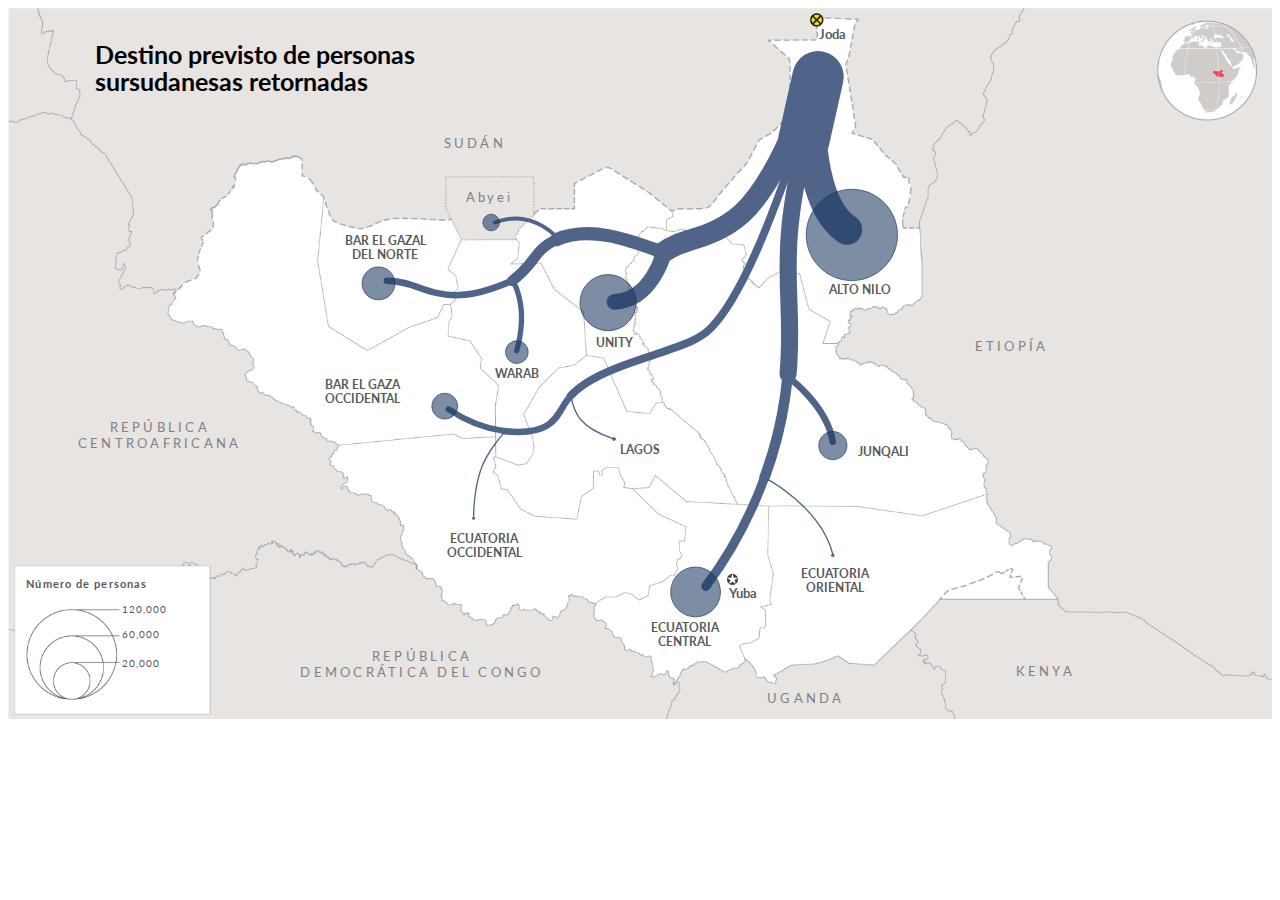
<file: docs/2023-10-ssd-returnee-movement-sp/index.html>
<!DOCTYPE html>
<html lang="en">

<head>
  <meta charset="UTF-8" />
  <meta http-equiv="X-UA-Compatible" content="IE=edge" />
  <meta name="viewport" content="width=device-width, initial-scale=1.0" />
  <title>South Sudan returnee movement - sp</title>
  <script src="https://d3js.org/d3.v7.min.js"></script>
  <link href="css/svg-style.css" rel="stylesheet" />
  <link href="https://fonts.googleapis.com/css2?family=Lato:wght@100;400&display=swap" rel="stylesheet">
  <link href="https://fonts.googleapis.com/css2?family=Lato:wght@100;400;700&display=swap" rel="stylesheet">
  
</head>

<body class="d-flex flex-column vh-100">
          <!-- Animation-->
          <div id="g-returnee_movements_sp-box" class="ai2html">

            <!-- Artboard: _480 -->
            <div id="g-returnee_movements_sp-_480" class="g-artboard" style="max-width: 699px;max-height: 393px" data-aspect-ratio="1.778" data-min-width="0" data-max-width="699">
          <div style="padding: 0 0 56.25% 0;"></div>
              <img id="g-returnee_movements_sp-_480-img" class="g-aiImg" alt="" src="img/returnee_movements_sp-_480.png"/>
          <!-- Generator: Adobe Illustrator 27.8.1, SVG Export Plug-In . SVG Version: 6.00 Build 0)  -->
          <svg class="g-aiImg" version="1.2" baseProfile="tiny" id="g-returnee_movements_sp-_480-interactions-img" xmlns="http://www.w3.org/2000/svg" xmlns:xlink="http://www.w3.org/1999/xlink"
             x="0px" y="0px" viewBox="0 0 480 270" overflow="visible" xml:space="preserve">
          <g>
            
              <line id="path-1s" data-name="path-1s" fill="none" stroke="#506489" stroke-width="24" stroke-linecap="round" stroke-linejoin="round" x1="307.18" y1="26.111" x2="301.735" y2="50.353"/>
            
              <path id="path-19s" data-name="path-19s" fill="none" stroke="#506489" stroke-width="5" stroke-linecap="round" stroke-linejoin="round" d="
              M286.829,178.383c-4.601,12.583-11.598,26.87-22.237,41.25"/>
            
              <path id="path-7s" data-name="path-7s" fill="none" stroke="#506489" stroke-width="6" stroke-linecap="round" stroke-linejoin="round" d="
              M295.667,136.158c0,0,0.043,17.938-8.838,42.226"/>
            
              <path id="path-3s" data-name="path-3s" fill="none" stroke="#506489" stroke-width="8" stroke-linecap="round" stroke-linejoin="round" d="
              M303.094,47.318c-12.612,49.853-4.472,60.613-7.321,91.691"/>
            
              <path id="path-2s" data-name="path-2s" fill="none" stroke="#506489" stroke-width="13" stroke-linecap="round" stroke-linejoin="round" d="
              M304.771,47.778c0,0,0.139,27.395,13.382,36.391"/>
            
              <path id="path-6s" data-name="path-6s" fill="none" stroke="#506489" stroke-width="4" stroke-linecap="round" stroke-linejoin="round" d="
              M295.667,140.091c0,0,14.883,10.72,17.069,24.594"/>
            
              <path id="path-16s" data-name="path-16s" fill="none" stroke="#506489" stroke-width="0.5" stroke-linecap="round" stroke-linejoin="round" d="
              M286.965,178.433c0,0,21.159,10.762,25.771,28.946"/>
            
              <path id="path-13s" data-name="path-13s" fill="none" stroke="#506489" stroke-width="2" stroke-linecap="round" stroke-linejoin="round" d="
              M191.023,103.569c-27.824,12.36-32.727,0.056-47.573,0.028"/>
            
              <path id="path-4s" data-name="path-4s" fill="none" stroke="#506489" stroke-width="10" stroke-linecap="round" stroke-linejoin="round" d="
              M297.986,45.647c-3.976,10.306-11.558,24.792-19.724,32.42c-4.006,3.742-8.521,6.198-13.619,8.089
              c-5.656,2.097-11.192,2.9-16.214,6.585"/>
            
              <path id="path-5s" data-name="path-5s" fill="none" stroke="#506489" stroke-width="8" stroke-linecap="round" stroke-linejoin="round" d="
              M248.591,92.902c0,0-4.384,18.08-18.705,18.697"/>
            
              <path id="path-12s" data-name="path-12s" fill="none" stroke="#506489" stroke-width="2" stroke-linecap="round" stroke-linejoin="round" d="
              M191.023,103.569c0,0,6.617,8.526,1.729,26.544"/>
            
              <path id="path-18s" data-name="path-18s" fill="none" stroke="#506489" stroke-width="2" stroke-linecap="round" stroke-linejoin="round" d="
              M187.723,160.599c-7.481-1.029-14.531-3.945-20.845-8.211"/>
            
              <path id="path-17s" data-name="path-17s" fill="none" stroke="#506489" stroke-width="2" stroke-linecap="round" stroke-linejoin="round" d="
              M213.289,147.243c-0.968,1.072-1.837,2.237-2.581,3.511c-1.712,2.933-3.383,5.988-6.375,7.804
              c-3.335,2.024-7.463,2.504-11.29,2.446c-1.794-0.027-3.568-0.165-5.319-0.405"/>
            
              <path id="path-8s" data-name="path-8s" fill="none" stroke="#506489" stroke-width="3" stroke-linecap="round" stroke-linejoin="round" d="
              M300.486,46.725c0,0-17.329,58.177-34.182,74.997c-4.449,4.44-11.036,6.384-16.867,8.448c-7.052,2.495-14.244,4.623-21.136,7.55
              c-5.395,2.291-11.033,5.117-15.011,9.523"/>
            
              <path id="path-10s" data-name="path-10s" fill="none" stroke="#506489" stroke-width="2" stroke-linecap="round" stroke-linejoin="round" d="
              M209.023,88.402c0,0-9.438-12.779-24.548-6.94"/>
            
              <path id="path-11s" data-name="path-11s" fill="none" stroke="#506489" stroke-width="5" stroke-linecap="round" stroke-linejoin="round" d="
              M207.838,87.969c-8.693,3.787-7.734,8.985-16.815,15.6"/>
            
              <path id="path-14s" data-name="path-14s" fill="none" stroke="#506489" stroke-width="0.5" stroke-linecap="round" stroke-linejoin="round" d="
              M188.493,160.697c0,0-6.939,7.258-9.531,15.032s-2.591,17.196-2.591,17.196"/>
            
              <path id="path-15s" data-name="path-15s" fill="none" stroke="#506489" stroke-width="0.5" stroke-linecap="round" stroke-linejoin="round" d="
              M213.289,147.243c1.221,6.883,3.506,12.041,16.038,16.325"/>
            
              <path id="path-9s" data-name="path-9s" fill="none" stroke="#506489" stroke-width="7" stroke-linecap="round" stroke-linejoin="round" d="
              M248.589,92.906c-12.388-4.488-27.757-10.597-40.752-4.937"/>
            <g id="size" data-name="size">
              
                <path id="<path>" data-name="<path>" fill="#18375F" fill-opacity="0.57" stroke="#18375F" stroke-width="0.3" stroke-miterlimit="10" d="
                M320.004,68.855c9.572,0,17.332,7.76,17.332,17.332s-7.76,17.332-17.332,17.332s-17.332-7.76-17.332-17.332
                S310.432,68.855,320.004,68.855L320.004,68.855"/>
              
                <path id="<path>-2" data-name="<path>" fill="#18375F" fill-opacity="0.57" stroke="#18375F" stroke-width="0.3" stroke-miterlimit="10" d="
                M227.431,101.25c5.877,0,10.642,4.765,10.642,10.642s-4.764,10.642-10.642,10.642s-10.642-4.765-10.642-10.642
                S221.554,101.25,227.431,101.25L227.431,101.25"/>
              
                <path id="<path>-3" data-name="<path>" fill="#18375F" fill-opacity="0.57" stroke="#18375F" stroke-width="0.3" stroke-miterlimit="10" d="
                M260.658,212.316c5.216,0,9.444,4.228,9.444,9.444s-4.228,9.444-9.444,9.444c-5.216,0-9.444-4.228-9.444-9.444
                S255.442,212.316,260.658,212.316L260.658,212.316"/>
              
                <path id="<path>-4" data-name="<path>" fill="#18375F" fill-opacity="0.57" stroke="#18375F" stroke-width="0.3" stroke-miterlimit="10" d="
                M140.247,98.337c3.45,0,6.246,2.797,6.246,6.246s-2.797,6.246-6.246,6.246c-3.45,0-6.246-2.797-6.246-6.246
                S136.798,98.337,140.247,98.337L140.247,98.337"/>
              
                <path id="<path>-5" data-name="<path>" fill="#18375F" fill-opacity="0.57" stroke="#18375F" stroke-width="0.3" stroke-miterlimit="10" d="
                M312.794,160.821c2.962,0,5.363,2.401,5.363,5.363s-2.401,5.363-5.363,5.363s-5.363-2.401-5.363-5.363
                S309.832,160.821,312.794,160.821L312.794,160.821"/>
              
                <path id="<path>-6" data-name="<path>" fill="#18375F" fill-opacity="0.57" stroke="#18375F" stroke-width="0.3" stroke-miterlimit="10" d="
                M165.401,146.331c2.695,0,4.88,2.185,4.88,4.88c0,2.695-2.185,4.88-4.88,4.88c-2.695,0-4.88-2.185-4.88-4.88
                C160.521,148.516,162.706,146.331,165.401,146.331L165.401,146.331"/>
              
                <path id="<path>-7" data-name="<path>" fill="#18375F" fill-opacity="0.57" stroke="#18375F" stroke-width="0.3" stroke-miterlimit="10" d="
                M192.787,126.387c2.372,0,4.294,1.923,4.294,4.294c0,2.372-1.923,4.294-4.294,4.294s-4.294-1.923-4.294-4.294
                C188.493,128.31,190.416,126.387,192.787,126.387L192.787,126.387"/>
              
                <path id="<path>-8" data-name="<path>" fill="#18375F" fill-opacity="0.57" stroke="#18375F" stroke-width="0.3" stroke-miterlimit="10" d="
                M183.051,78.327c1.731,0,3.135,1.404,3.135,3.135s-1.404,3.135-3.135,3.135c-1.731,0-3.135-1.404-3.135-3.135
                S181.32,78.327,183.051,78.327L183.051,78.327"/>
              
                <path id="<path>-9" data-name="<path>" fill="#18375F" fill-opacity="0.57" stroke="#18375F" stroke-width="0.5" stroke-miterlimit="10" d="
                M229.712,163.15c0.308,0,0.559,0.25,0.559,0.559c0,0.308-0.25,0.559-0.559,0.559s-0.559-0.25-0.559-0.559
                C229.153,163.4,229.403,163.15,229.712,163.15L229.712,163.15"/>
              
                <path id="<path>-10" data-name="<path>" fill="#18375F" fill-opacity="0.57" stroke="#18375F" stroke-width="0.5" stroke-miterlimit="10" d="
                M312.794,207.321c0.308,0,0.559,0.25,0.559,0.559c0,0.308-0.25,0.559-0.559,0.559c-0.308,0-0.559-0.25-0.559-0.559
                C312.236,207.571,312.486,207.321,312.794,207.321L312.794,207.321"/>
              
                <path id="<path>-11" data-name="<path>" fill="#18375F" fill-opacity="0.57" stroke="#18375F" stroke-width="0.5" stroke-miterlimit="10" d="
                M176.371,193.269c0.268,0,0.486,0.218,0.486,0.486s-0.218,0.486-0.486,0.486s-0.486-0.218-0.486-0.486
                S176.103,193.269,176.371,193.269L176.371,193.269"/>
              
                <path id="<path>-12" data-name="<path>" fill="#18375F" fill-opacity="0.57" stroke="#18375F" stroke-width="0.5" stroke-miterlimit="10" d="
                M1003.913,100.407c13.959,0,25.276,11.316,25.276,25.276s-11.316,25.276-25.276,25.276c-13.959,0-25.276-11.316-25.276-25.276
                S989.953,100.407,1003.913,100.407L1003.913,100.407"/>
              
                <path id="<path>-13" data-name="<path>" fill="#18375F" fill-opacity="0.57" stroke="#18375F" stroke-width="0.5" stroke-miterlimit="10" d="
                M868.91,147.649c8.571,0,15.519,6.948,15.519,15.519c0,8.571-6.948,15.519-15.519,15.519c-8.571,0-15.519-6.948-15.519-15.519
                C853.391,154.597,860.339,147.649,868.91,147.649L868.91,147.649"/>
              
                <path id="<path>-14" data-name="<path>" fill="#18375F" fill-opacity="0.57" stroke="#18375F" stroke-width="0.5" stroke-miterlimit="10" d="
                M917.366,309.615c7.606,0,13.772,6.166,13.772,13.772s-6.166,13.772-13.772,13.772c-7.606,0-13.772-6.166-13.772-13.772
                S909.76,309.615,917.366,309.615L917.366,309.615"/>
              
                <path id="<path>-15" data-name="<path>" fill="#18375F" fill-opacity="0.57" stroke="#18375F" stroke-width="0.5" stroke-miterlimit="10" d="
                M741.767,143.4c5.031,0,9.109,4.078,9.109,9.109c0,5.031-4.078,9.109-9.109,9.109s-9.109-4.078-9.109-9.109
                C732.658,147.478,736.736,143.4,741.767,143.4L741.767,143.4"/>
              
                <path id="<path>-16" data-name="<path>" fill="#18375F" fill-opacity="0.57" stroke="#18375F" stroke-width="0.5" stroke-miterlimit="10" d="
                M993.398,234.52c4.32,0,7.821,3.502,7.821,7.821s-3.502,7.821-7.821,7.821s-7.821-3.502-7.821-7.821
                S989.078,234.52,993.398,234.52L993.398,234.52"/>
              
                <path id="<path>-17" data-name="<path>" fill="#18375F" fill-opacity="0.57" stroke="#18375F" stroke-width="0.5" stroke-miterlimit="10" d="
                M778.45,213.389c3.931,0,7.117,3.186,7.117,7.117s-3.186,7.117-7.117,7.117c-3.931,0-7.117-3.186-7.117-7.117
                S774.519,213.389,778.45,213.389L778.45,213.389"/>
              
                <path id="<path>-18" data-name="<path>" fill="#18375F" fill-opacity="0.57" stroke="#18375F" stroke-width="0.5" stroke-miterlimit="10" d="
                M818.388,184.306c3.459,0,6.262,2.804,6.262,6.262s-2.804,6.262-6.262,6.262c-3.458,0-6.262-2.804-6.262-6.262
                S814.929,184.306,818.388,184.306L818.388,184.306"/>
              
                <path id="<path>-19" data-name="<path>" fill="#18375F" fill-opacity="0.57" stroke="#18375F" stroke-width="0.5" stroke-miterlimit="10" d="
                M804.189,114.22c2.525,0,4.572,2.047,4.572,4.572s-2.047,4.572-4.572,4.572s-4.572-2.047-4.572-4.572
                S801.664,114.22,804.189,114.22L804.189,114.22"/>
              
                <path id="<path>-20" data-name="<path>" fill="#18375F" fill-opacity="0.57" stroke="#18375F" stroke-width="0.5" stroke-miterlimit="10" d="
                M872.236,237.916c0.45,0,0.814,0.365,0.814,0.814s-0.365,0.814-0.814,0.814s-0.815-0.365-0.815-0.814
                S871.786,237.916,872.236,237.916L872.236,237.916"/>
              
                <path id="<path>-21" data-name="<path>" fill="#18375F" fill-opacity="0.57" stroke="#18375F" stroke-width="0.5" stroke-miterlimit="10" d="
                M993.398,302.33c0.45,0,0.815,0.365,0.815,0.814s-0.365,0.814-0.815,0.814s-0.814-0.365-0.814-0.814
                S992.948,302.33,993.398,302.33L993.398,302.33"/>
              
                <path id="<path>-22" data-name="<path>" fill="#18375F" fill-opacity="0.57" stroke="#18375F" stroke-width="0.5" stroke-miterlimit="10" d="
                M794.448,281.839c0.392,0,0.709,0.317,0.709,0.709c0,0.392-0.317,0.709-0.709,0.709c-0.391,0-0.709-0.317-0.709-0.709
                C793.739,282.156,794.056,281.839,794.448,281.839L794.448,281.839"/>
              
                <path id="<path>-23" data-name="<path>" fill="#18375F" fill-opacity="0.57" stroke="#18375F" stroke-width="0.5" stroke-miterlimit="10" d="
                M1924.269,137.698c19.144,0,34.664,15.52,34.664,34.664s-15.52,34.664-34.664,34.664s-34.664-15.52-34.664-34.664
                S1905.124,137.698,1924.269,137.698L1924.269,137.698"/>
              
                <path id="<path>-24" data-name="<path>" fill="#18375F" fill-opacity="0.57" stroke="#18375F" stroke-width="0.5" stroke-miterlimit="10" d="
                M1739.122,202.487c11.754,0,21.283,9.529,21.283,21.283s-9.529,21.283-21.283,21.283c-11.754,0-21.283-9.529-21.283-21.283
                S1727.368,202.487,1739.122,202.487L1739.122,202.487"/>
              
                <path id="<path>-25" data-name="<path>" fill="#18375F" fill-opacity="0.57" stroke="#18375F" stroke-width="0.5" stroke-miterlimit="10" d="
                M1805.577,424.612c10.432,0,18.888,8.456,18.888,18.888s-8.456,18.888-18.888,18.888s-18.888-8.456-18.888-18.888
                S1795.145,424.612,1805.577,424.612L1805.577,424.612"/>
              
                <path id="<path>-26" data-name="<path>" fill="#18375F" fill-opacity="0.57" stroke="#18375F" stroke-width="0.5" stroke-miterlimit="10" d="
                M1564.755,196.66c6.899,0,12.492,5.593,12.492,12.492s-5.593,12.492-12.492,12.492c-6.899,0-12.492-5.593-12.492-12.492
                S1557.856,196.66,1564.755,196.66L1564.755,196.66"/>
              
                <path id="<path>-27" data-name="<path>" fill="#18375F" fill-opacity="0.57" stroke="#18375F" stroke-width="0.5" stroke-miterlimit="10" d="
                M1909.849,321.625c5.924,0,10.726,4.802,10.726,10.726c0,5.924-4.802,10.726-10.726,10.726s-10.726-4.802-10.726-10.726
                C1899.122,326.427,1903.925,321.625,1909.849,321.625L1909.849,321.625"/>
              
                <path id="<path>-28" data-name="<path>" fill="#18375F" fill-opacity="0.57" stroke="#18375F" stroke-width="0.5" stroke-miterlimit="10" d="
                M1615.062,292.645c5.391,0,9.761,4.37,9.761,9.761s-4.37,9.761-9.761,9.761c-5.391,0-9.761-4.37-9.761-9.761
                S1609.672,292.645,1615.062,292.645L1615.062,292.645"/>
              
                <path id="<path>-29" data-name="<path>" fill="#18375F" fill-opacity="0.57" stroke="#18375F" stroke-width="0.5" stroke-miterlimit="10" d="
                M1669.835,252.759c4.743,0,8.588,3.845,8.588,8.588s-3.845,8.588-8.588,8.588c-4.743,0-8.588-3.845-8.588-8.588
                S1665.092,252.759,1669.835,252.759L1669.835,252.759"/>
              
                <path id="<path>-30" data-name="<path>" fill="#18375F" fill-opacity="0.57" stroke="#18375F" stroke-width="0.5" stroke-miterlimit="10" d="
                M1650.362,156.642c3.463,0,6.27,2.807,6.27,6.27c0,3.463-2.807,6.27-6.27,6.27s-6.27-2.807-6.27-6.27
                C1644.092,159.449,1646.9,156.642,1650.362,156.642L1650.362,156.642"/>
              
                <path id="<path>-31" data-name="<path>" fill="#18375F" fill-opacity="0.57" stroke="#18375F" stroke-width="0.5" stroke-miterlimit="10" d="
                M1743.684,326.282c0.617,0,1.117,0.5,1.117,1.117c0,0.617-0.5,1.117-1.117,1.117s-1.117-0.5-1.117-1.117
                C1742.567,326.783,1743.067,326.282,1743.684,326.282L1743.684,326.282"/>
              
                <path id="<path>-32" data-name="<path>" fill="#18375F" fill-opacity="0.57" stroke="#18375F" stroke-width="0.5" stroke-miterlimit="10" d="
                M1909.849,414.621c0.617,0,1.117,0.5,1.117,1.117s-0.5,1.117-1.117,1.117s-1.117-0.5-1.117-1.117
                S1909.232,414.621,1909.849,414.621L1909.849,414.621"/>
              
                <path id="<path>-33" data-name="<path>" fill="#18375F" fill-opacity="0.57" stroke="#18375F" stroke-width="0.5" stroke-miterlimit="10" d="
                M1637.003,386.519c0.537,0,0.972,0.435,0.972,0.972s-0.435,0.972-0.972,0.972s-0.972-0.435-0.972-0.972
                S1636.466,386.519,1637.003,386.519L1637.003,386.519"/>
            </g>
          </g>
          </svg>
          
              <div id="g-ai0-1" class="g-content g-aiAbs g-aiPointText" style="top:3.539%;margin-top:-6.6px;left:64.4649%;width:43px;">
                <p class="g-pstyle0">Joda</p>
              </div>
              <div id="g-ai0-2" class="g-ai2html-settings g-aiAbs" style="top:4.0741%;left:7.6697%;width:104.1667%;">
                <p>Destino previsto de personas </p>
                <p>sursudanesas retornadas</p>
              </div>
              <div id="g-ai0-3" class="g-content g-aiAbs g-aiPointText" style="top:19.917%;margin-top:-4.8px;left:37.6797%;margin-left:-27px;width:54px;">
                <p class="g-pstyle1">Sudán</p>
              </div>
              <div id="g-ai0-4" class="g-content g-aiAbs g-aiPointText" style="top:26.5336%;margin-top:-4.6px;left:38.0934%;margin-left:-23.5px;width:47px;">
                <p class="g-pstyle2">Abyei</p>
              </div>
              <div id="g-ai0-5" class="g-content g-aiAbs g-aiPointText" style="top:47.695%;margin-top:-4.8px;left:81.1015%;margin-left:-29.5px;width:59px;">
                <p class="g-pstyle1">Etiopía</p>
              </div>
              <div id="g-ai0-6" class="g-content g-aiAbs g-aiPointText" style="top:66.9542%;margin-top:-8.8px;left:12.4085%;margin-left:-53.5px;width:107px;">
                <p class="g-pstyle1">República </p>
                <p class="g-pstyle1">Centroafricana</p>
              </div>
              <div id="g-ai0-7" class="g-content g-aiAbs g-aiPointText" style="top:80.8594%;margin-top:-3.3px;left:1.3624%;width:104px;">
                <p class="g-pstyle3">Número de personas</p>
              </div>
              <div id="g-ai0-8" class="g-content g-aiAbs g-aiPointText" style="top:81.6869%;margin-top:-6.6px;left:58.2937%;width:44px;">
                <p class="g-pstyle0">Yuba</p>
              </div>
              <div id="g-ai0-9" class="g-content g-aiAbs g-aiPointText" style="top:85.0519%;margin-top:-4.6px;left:10.3918%;width:52px;">
                <p class="g-pstyle4">120,000</p>
              </div>
              <div id="g-ai0-10" class="g-content g-aiAbs g-aiPointText" style="top:88.3854%;margin-top:-4.6px;left:10.3918%;width:48px;">
                <p class="g-pstyle4">60,000</p>
              </div>
              <div id="g-ai0-11" class="g-content g-aiAbs g-aiPointText" style="top:93.6207%;margin-top:-12.8px;left:34.2963%;margin-left:-44px;width:88px;">
                <p class="g-pstyle5">República </p>
                <p class="g-pstyle5">Democrática </p>
                <p class="g-pstyle5">del Congo</p>
              </div>
              <div id="g-ai0-12" class="g-content g-aiAbs g-aiPointText" style="top:92.4593%;margin-top:-4.6px;left:10.3918%;width:48px;">
                <p class="g-pstyle4">20,000</p>
              </div>
              <div id="g-ai0-13" class="g-content g-aiAbs g-aiPointText" style="top:93.2001%;margin-top:-4.6px;left:81.997%;margin-left:-26.5px;width:53px;">
                <p class="g-pstyle1">KENYA</p>
              </div>
              <div id="g-ai0-14" class="g-content g-aiAbs g-aiPointText" style="top:97.2739%;margin-top:-4.6px;left:63.3144%;margin-left:-30px;width:60px;">
                <p class="g-pstyle1">Uganda</p>
              </div>
            </div>
          
            <!-- Artboard: _700 -->
            <div id="g-returnee_movements_sp-_700" class="g-artboard" style="min-width: 700px;max-width: 959px;max-height: 539px" data-aspect-ratio="1.778" data-min-width="700" data-max-width="959">
          <div style="padding: 0 0 56.25% 0;"></div>
              <img id="g-returnee_movements_sp-_700-img" class="g-aiImg" alt="" src="img/returnee_movements_sp-_700.png"/>
          <!-- Generator: Adobe Illustrator 27.8.1, SVG Export Plug-In . SVG Version: 6.00 Build 0)  -->
          <svg class="g-aiImg" version="1.2" baseProfile="tiny" id="g-returnee_movements_sp-_700-interactions-img" xmlns="http://www.w3.org/2000/svg" xmlns:xlink="http://www.w3.org/1999/xlink"
             x="0px" y="0px" viewBox="0 0 700 393.75" overflow="visible" xml:space="preserve">
          <g>
            
              <line id="path-1m" data-name="path-1m" fill="none" stroke="#506489" stroke-width="36" stroke-linecap="round" stroke-linejoin="round" x1="448.62" y1="38.074" x2="440.68" y2="73.425"/>
            
              <path id="path-19m" data-name="path-19m" fill="none" stroke="#506489" stroke-width="6" stroke-linecap="round" stroke-linejoin="round" d="
              M418.941,260.131c-6.71,18.35-16.914,39.184-32.429,60.154"/>
            
              <path id="path-7m" data-name="path-7m" fill="none" stroke="#506489" stroke-width="8" stroke-linecap="round" stroke-linejoin="round" d="
              M431.83,198.554c0,0,0.063,26.159-12.889,61.578"/>
            
              <path id="path-3m" data-name="path-3m" fill="none" stroke="#506489" stroke-width="11" stroke-linecap="round" stroke-linejoin="round" d="
              M442.662,69c-18.393,72.7-6.522,88.391-10.677,133.712"/>
            
              <path id="path-2m" data-name="path-2m" fill="none" stroke="#506489" stroke-width="21" stroke-linecap="round" stroke-linejoin="round" d="
              M445.107,69.67c0,0,0.202,39.951,19.516,53.068"/>
            
              <path id="path-6m" data-name="path-6m" fill="none" stroke="#506489" stroke-width="4" stroke-linecap="round" stroke-linejoin="round" d="
              M431.83,204.29c0,0,21.705,15.633,24.892,35.865"/>
            
              <path id="path-16m" data-name="path-16m" fill="none" stroke="#506489" stroke-linecap="round" stroke-linejoin="round" d="
              M419.139,260.204c0,0,30.857,15.694,37.583,42.212"/>
            
              <path id="path-13m" data-name="path-13m" fill="none" stroke="#506489" stroke-width="4" stroke-linecap="round" stroke-linejoin="round" d="
              M279.224,151.03c-40.577,18.025-47.728,0.082-69.377,0.041"/>
            
              <path id="path-4m" data-name="path-4m" fill="none" stroke="#506489" stroke-width="14" stroke-linecap="round" stroke-linejoin="round" d="
              M435.212,66.563c-5.799,15.029-16.856,36.154-28.765,47.278c-5.842,5.457-12.426,9.039-19.862,11.796
              c-8.249,3.058-16.322,4.228-23.645,9.602"/>
            
              <path id="path-5m" data-name="path-5m" fill="none" stroke="#506489" stroke-width="12" stroke-linecap="round" stroke-linejoin="round" d="
              M363.178,135.475c0,0-6.393,26.366-27.279,27.265"/>
            
              <path id="path-12m" data-name="path-12m" fill="none" stroke="#506489" stroke-width="3" stroke-linecap="round" stroke-linejoin="round" d="
              M279.224,151.03c0,0,9.65,12.433,2.522,38.709"/>
            
              <path id="path-18m" data-name="path-18m" fill="none" stroke="#506489" stroke-width="4" stroke-linecap="round" stroke-linejoin="round" d="
              M274.412,234.196c-10.91-1.5-21.192-5.752-30.399-11.974"/>
            
              <path id="path-17m" data-name="path-17m" fill="none" stroke="#506489" stroke-width="4" stroke-linecap="round" stroke-linejoin="round" d="
              M311.696,214.719c-1.411,1.563-2.679,3.263-3.764,5.121c-2.497,4.276-4.934,8.732-9.297,11.381
              c-4.864,2.952-10.883,3.652-16.465,3.567c-2.616-0.04-5.204-0.24-7.757-0.591"/>
            
              <path id="path-8m" data-name="path-8m" fill="none" stroke="#506489" stroke-width="5" stroke-linecap="round" stroke-linejoin="round" d="
              M438.858,68.135c0,0-25.271,84.84-49.849,109.367c-6.489,6.475-16.094,9.31-24.598,12.319c-10.284,3.638-20.772,6.742-30.824,11.01
              c-7.868,3.341-16.09,7.462-21.891,13.888"/>
            
              <path id="path-10m" data-name="path-10m" fill="none" stroke="#506489" stroke-width="2.5" stroke-linecap="round" stroke-linejoin="round" d="
              M305.475,128.913c0,0-13.764-18.635-35.799-10.121"/>
            
              <path id="path-11m" data-name="path-11m" fill="none" stroke="#506489" stroke-width="8" stroke-linecap="round" stroke-linejoin="round" d="
              M303.746,128.281c-12.678,5.522-11.279,13.103-24.522,22.749"/>
            
              <path id="path-14m" data-name="path-14m" fill="none" stroke="#506489" stroke-linecap="round" stroke-linejoin="round" d="
              M275.535,234.339c0,0-10.12,10.584-13.899,21.921c-3.779,11.337-3.779,25.077-3.779,25.077"/>
            
              <path id="path-15m" data-name="path-15m" fill="none" stroke="#506489" stroke-linecap="round" stroke-linejoin="round" d="
              M311.696,214.719c1.78,10.037,5.113,17.559,23.389,23.806"/>
            
              <path id="path-9m" data-name="path-9m" fill="none" stroke="#506489" stroke-width="10" stroke-linecap="round" stroke-linejoin="round" d="
              M363.175,135.481c-18.066-6.545-40.478-15.454-59.429-7.199"/>
            <g id="size-2" data-name="size">
              
                <path id="<path>-34" data-name="<path>" fill="#18375F" fill-opacity="0.57" stroke="#18375F" stroke-width="0.3" stroke-miterlimit="10" d="
                M-216.586,68.855c9.572,0,17.332,7.76,17.332,17.332s-7.76,17.332-17.332,17.332s-17.332-7.76-17.332-17.332
                S-226.158,68.855-216.586,68.855L-216.586,68.855"/>
              
                <path id="<path>-35" data-name="<path>" fill="#18375F" fill-opacity="0.57" stroke="#18375F" stroke-width="0.3" stroke-miterlimit="10" d="
                M-309.159,101.25c5.877,0,10.642,4.765,10.642,10.642s-4.764,10.642-10.642,10.642c-5.877,0-10.642-4.765-10.642-10.642
                S-315.037,101.25-309.159,101.25L-309.159,101.25"/>
              
                <path id="<path>-36" data-name="<path>" fill="#18375F" fill-opacity="0.57" stroke="#18375F" stroke-width="0.3" stroke-miterlimit="10" d="
                M-275.932,212.316c5.216,0,9.444,4.228,9.444,9.444s-4.228,9.444-9.444,9.444c-5.216,0-9.444-4.228-9.444-9.444
                S-281.148,212.316-275.932,212.316L-275.932,212.316"/>
              
                <path id="<path>-37" data-name="<path>" fill="#18375F" fill-opacity="0.57" stroke="#18375F" stroke-width="0.3" stroke-miterlimit="10" d="
                M-396.343,98.337c3.45,0,6.246,2.797,6.246,6.246s-2.797,6.246-6.246,6.246c-3.45,0-6.246-2.797-6.246-6.246
                S-399.793,98.337-396.343,98.337L-396.343,98.337"/>
              
                <path id="<path>-38" data-name="<path>" fill="#18375F" fill-opacity="0.57" stroke="#18375F" stroke-width="0.3" stroke-miterlimit="10" d="
                M-223.796,160.821c2.962,0,5.363,2.401,5.363,5.363s-2.401,5.363-5.363,5.363c-2.962,0-5.363-2.401-5.363-5.363
                S-226.758,160.821-223.796,160.821L-223.796,160.821"/>
              
                <path id="<path>-39" data-name="<path>" fill="#18375F" fill-opacity="0.57" stroke="#18375F" stroke-width="0.3" stroke-miterlimit="10" d="
                M-371.189,146.331c2.695,0,4.88,2.185,4.88,4.88c0,2.695-2.185,4.88-4.88,4.88c-2.695,0-4.88-2.185-4.88-4.88
                C-376.07,148.516-373.885,146.331-371.189,146.331L-371.189,146.331"/>
              
                <path id="<path>-40" data-name="<path>" fill="#18375F" fill-opacity="0.57" stroke="#18375F" stroke-width="0.3" stroke-miterlimit="10" d="
                M-343.803,126.387c2.372,0,4.294,1.923,4.294,4.294c0,2.372-1.923,4.294-4.294,4.294c-2.372,0-4.294-1.923-4.294-4.294
                C-348.097,128.31-346.175,126.387-343.803,126.387L-343.803,126.387"/>
              
                <path id="<path>-41" data-name="<path>" fill="#18375F" fill-opacity="0.57" stroke="#18375F" stroke-width="0.3" stroke-miterlimit="10" d="
                M-353.539,78.327c1.731,0,3.135,1.404,3.135,3.135s-1.404,3.135-3.135,3.135s-3.135-1.404-3.135-3.135
                S-355.271,78.327-353.539,78.327L-353.539,78.327"/>
              
                <path id="<path>-42" data-name="<path>" fill="#18375F" fill-opacity="0.57" stroke="#18375F" stroke-width="0.5" stroke-miterlimit="10" d="
                M-306.879,163.15c0.308,0,0.559,0.25,0.559,0.559c0,0.308-0.25,0.559-0.559,0.559c-0.308,0-0.559-0.25-0.559-0.559
                C-307.437,163.4-307.187,163.15-306.879,163.15L-306.879,163.15"/>
              
                <path id="<path>-43" data-name="<path>" fill="#18375F" fill-opacity="0.57" stroke="#18375F" stroke-width="0.5" stroke-miterlimit="10" d="
                M-223.796,207.321c0.308,0,0.559,0.25,0.559,0.559c0,0.308-0.25,0.559-0.559,0.559s-0.559-0.25-0.559-0.559
                C-224.355,207.571-224.105,207.321-223.796,207.321L-223.796,207.321"/>
              
                <path id="<path>-44" data-name="<path>" fill="#18375F" fill-opacity="0.57" stroke="#18375F" stroke-width="0.5" stroke-miterlimit="10" d="
                M-360.219,193.269c0.268,0,0.486,0.218,0.486,0.486s-0.218,0.486-0.486,0.486c-0.268,0-0.486-0.218-0.486-0.486
                S-360.488,193.269-360.219,193.269L-360.219,193.269"/>
              
                <path id="<path>-45" data-name="<path>" fill="#18375F" fill-opacity="0.57" stroke="#18375F" stroke-width="0.5" stroke-miterlimit="10" d="
                M467.322,100.407c13.959,0,25.276,11.316,25.276,25.276s-11.316,25.276-25.276,25.276c-13.959,0-25.276-11.316-25.276-25.276
                S453.363,100.407,467.322,100.407L467.322,100.407"/>
              
                <path id="<path>-46" data-name="<path>" fill="#18375F" fill-opacity="0.57" stroke="#18375F" stroke-width="0.5" stroke-miterlimit="10" d="
                M332.319,147.649c8.571,0,15.519,6.948,15.519,15.519c0,8.571-6.948,15.519-15.519,15.519c-8.571,0-15.519-6.948-15.519-15.519
                C316.801,154.597,323.749,147.649,332.319,147.649L332.319,147.649"/>
              
                <path id="<path>-47" data-name="<path>" fill="#18375F" fill-opacity="0.57" stroke="#18375F" stroke-width="0.5" stroke-miterlimit="10" d="
                M380.776,309.615c7.606,0,13.772,6.166,13.772,13.772s-6.166,13.772-13.772,13.772s-13.772-6.166-13.772-13.772
                S373.17,309.615,380.776,309.615L380.776,309.615"/>
              
                <path id="<path>-48" data-name="<path>" fill="#18375F" fill-opacity="0.57" stroke="#18375F" stroke-width="0.5" stroke-miterlimit="10" d="
                M205.177,143.4c5.031,0,9.109,4.078,9.109,9.109c0,5.031-4.078,9.109-9.109,9.109c-5.031,0-9.109-4.078-9.109-9.109
                C196.068,147.478,200.146,143.4,205.177,143.4L205.177,143.4"/>
              
                <path id="<path>-49" data-name="<path>" fill="#18375F" fill-opacity="0.57" stroke="#18375F" stroke-width="0.5" stroke-miterlimit="10" d="
                M456.808,234.52c4.32,0,7.821,3.502,7.821,7.821s-3.502,7.821-7.821,7.821s-7.821-3.502-7.821-7.821
                S452.488,234.52,456.808,234.52L456.808,234.52"/>
              
                <path id="<path>-50" data-name="<path>" fill="#18375F" fill-opacity="0.57" stroke="#18375F" stroke-width="0.5" stroke-miterlimit="10" d="
                M241.859,213.389c3.931,0,7.117,3.186,7.117,7.117s-3.186,7.117-7.117,7.117s-7.117-3.186-7.117-7.117
                S237.929,213.389,241.859,213.389L241.859,213.389"/>
              
                <path id="<path>-51" data-name="<path>" fill="#18375F" fill-opacity="0.57" stroke="#18375F" stroke-width="0.5" stroke-miterlimit="10" d="
                M281.797,184.306c3.459,0,6.262,2.804,6.262,6.262s-2.804,6.262-6.262,6.262s-6.262-2.804-6.262-6.262
                S278.339,184.306,281.797,184.306L281.797,184.306"/>
              
                <path id="<path>-52" data-name="<path>" fill="#18375F" fill-opacity="0.57" stroke="#18375F" stroke-width="0.5" stroke-miterlimit="10" d="
                M267.599,114.22c2.525,0,4.572,2.047,4.572,4.572s-2.047,4.572-4.572,4.572s-4.572-2.047-4.572-4.572
                S265.074,114.22,267.599,114.22L267.599,114.22"/>
              
                <path id="<path>-53" data-name="<path>" fill="#18375F" fill-opacity="0.57" stroke="#18375F" stroke-width="0.5" stroke-miterlimit="10" d="
                M335.646,237.916c0.45,0,0.814,0.365,0.814,0.814s-0.365,0.814-0.814,0.814s-0.814-0.365-0.814-0.814
                S335.196,237.916,335.646,237.916L335.646,237.916"/>
              
                <path id="<path>-54" data-name="<path>" fill="#18375F" fill-opacity="0.57" stroke="#18375F" stroke-width="0.5" stroke-miterlimit="10" d="
                M456.808,302.33c0.45,0,0.814,0.365,0.814,0.814s-0.365,0.814-0.814,0.814s-0.814-0.365-0.814-0.814
                S456.358,302.33,456.808,302.33L456.808,302.33"/>
              
                <path id="<path>-55" data-name="<path>" fill="#18375F" fill-opacity="0.57" stroke="#18375F" stroke-width="0.5" stroke-miterlimit="10" d="
                M257.857,281.839c0.392,0,0.709,0.317,0.709,0.709c0,0.392-0.317,0.709-0.709,0.709c-0.392,0-0.709-0.317-0.709-0.709
                C257.148,282.156,257.466,281.839,257.857,281.839L257.857,281.839"/>
              
                <path id="<path>-56" data-name="<path>" fill="#18375F" fill-opacity="0.57" stroke="#18375F" stroke-width="0.5" stroke-miterlimit="10" d="
                M1387.678,137.698c19.144,0,34.664,15.52,34.664,34.664s-15.52,34.664-34.664,34.664c-19.144,0-34.664-15.52-34.664-34.664
                S1368.534,137.698,1387.678,137.698L1387.678,137.698"/>
              
                <path id="<path>-57" data-name="<path>" fill="#18375F" fill-opacity="0.57" stroke="#18375F" stroke-width="0.5" stroke-miterlimit="10" d="
                M1202.532,202.487c11.754,0,21.283,9.529,21.283,21.283s-9.529,21.283-21.283,21.283s-21.283-9.529-21.283-21.283
                S1190.777,202.487,1202.532,202.487L1202.532,202.487"/>
              
                <path id="<path>-58" data-name="<path>" fill="#18375F" fill-opacity="0.57" stroke="#18375F" stroke-width="0.5" stroke-miterlimit="10" d="
                M1268.986,424.612c10.431,0,18.888,8.456,18.888,18.888s-8.456,18.888-18.888,18.888c-10.432,0-18.888-8.456-18.888-18.888
                S1258.555,424.612,1268.986,424.612L1268.986,424.612"/>
              
                <path id="<path>-59" data-name="<path>" fill="#18375F" fill-opacity="0.57" stroke="#18375F" stroke-width="0.5" stroke-miterlimit="10" d="
                M1028.165,196.66c6.899,0,12.492,5.593,12.492,12.492s-5.593,12.492-12.492,12.492c-6.899,0-12.492-5.593-12.492-12.492
                S1021.265,196.66,1028.165,196.66L1028.165,196.66"/>
              
                <path id="<path>-60" data-name="<path>" fill="#18375F" fill-opacity="0.57" stroke="#18375F" stroke-width="0.5" stroke-miterlimit="10" d="
                M1373.258,321.625c5.924,0,10.726,4.802,10.726,10.726c0,5.924-4.802,10.726-10.726,10.726c-5.924,0-10.726-4.802-10.726-10.726
                C1362.532,326.427,1367.334,321.625,1373.258,321.625L1373.258,321.625"/>
              
                <path id="<path>-61" data-name="<path>" fill="#18375F" fill-opacity="0.57" stroke="#18375F" stroke-width="0.5" stroke-miterlimit="10" d="
                M1078.472,292.645c5.391,0,9.761,4.37,9.761,9.761s-4.37,9.761-9.761,9.761c-5.391,0-9.761-4.37-9.761-9.761
                S1073.081,292.645,1078.472,292.645L1078.472,292.645"/>
              
                <path id="<path>-62" data-name="<path>" fill="#18375F" fill-opacity="0.57" stroke="#18375F" stroke-width="0.5" stroke-miterlimit="10" d="
                M1133.244,252.759c4.743,0,8.588,3.845,8.588,8.588s-3.845,8.588-8.588,8.588c-4.743,0-8.588-3.845-8.588-8.588
                S1128.501,252.759,1133.244,252.759L1133.244,252.759"/>
              
                <path id="<path>-63" data-name="<path>" fill="#18375F" fill-opacity="0.57" stroke="#18375F" stroke-width="0.5" stroke-miterlimit="10" d="
                M1113.772,156.642c3.463,0,6.27,2.807,6.27,6.27c0,3.463-2.807,6.27-6.27,6.27c-3.463,0-6.27-2.807-6.27-6.27
                C1107.502,159.449,1110.309,156.642,1113.772,156.642L1113.772,156.642"/>
              
                <path id="<path>-64" data-name="<path>" fill="#18375F" fill-opacity="0.57" stroke="#18375F" stroke-width="0.5" stroke-miterlimit="10" d="
                M1207.093,326.282c0.617,0,1.117,0.5,1.117,1.117c0,0.617-0.5,1.117-1.117,1.117c-0.617,0-1.117-0.5-1.117-1.117
                C1205.976,326.783,1206.476,326.282,1207.093,326.282L1207.093,326.282"/>
              
                <path id="<path>-65" data-name="<path>" fill="#18375F" fill-opacity="0.57" stroke="#18375F" stroke-width="0.5" stroke-miterlimit="10" d="
                M1373.258,414.621c0.617,0,1.117,0.5,1.117,1.117s-0.5,1.117-1.117,1.117c-0.617,0-1.117-0.5-1.117-1.117
                S1372.641,414.621,1373.258,414.621L1373.258,414.621"/>
              
                <path id="<path>-66" data-name="<path>" fill="#18375F" fill-opacity="0.57" stroke="#18375F" stroke-width="0.5" stroke-miterlimit="10" d="
                M1100.412,386.519c0.537,0,0.972,0.435,0.972,0.972s-0.435,0.972-0.972,0.972c-0.537,0-0.972-0.435-0.972-0.972
                S1099.875,386.519,1100.412,386.519L1100.412,386.519"/>
            </g>
          </g>
          </svg>
          
              <div id="g-ai1-1" class="g-content g-aiAbs g-aiPointText" style="top:3.6964%;margin-top:-6.6px;left:64.141%;width:43px;">
                <p class="g-pstyle0">Joda</p>
              </div>
              <div id="g-ai1-2" class="g-ai2html-settings g-aiAbs" style="top:2.7937%;left:-71.3965%;width:71.4286%;">
                <p class="g-pstyle1">Destino previsto de personas </p>
                <p class="g-pstyle1">sursudanesas retornadas</p>
              </div>
              <div id="g-ai1-3" class="g-ai2html-settings g-aiAbs" style="top:4.3175%;left:7.7036%;width:71.4286%;">
                <p class="g-pstyle2">Destino previsto de personas </p>
                <p class="g-pstyle2">sursudanesas retornadas</p>
              </div>
              <div id="g-ai1-4" class="g-content g-aiAbs g-aiPointText" style="top:19.5831%;margin-top:-7.1px;left:38.2385%;margin-left:-33.5px;width:67px;">
                <p class="g-pstyle3">Sudán</p>
              </div>
              <div id="g-ai1-5" class="g-content g-aiAbs g-aiPointText" style="top:26.391%;margin-top:-6.9px;left:38.0665%;margin-left:-28.5px;width:57px;">
                <p class="g-pstyle4">Abyei</p>
              </div>
              <div id="g-ai1-6" class="g-content g-aiAbs g-aiPointText" style="top:34.2698%;margin-top:-10.9px;left:29.8884%;margin-left:-42px;width:84px;">
                <p class="g-pstyle5">Bar el Gazal </p>
                <p class="g-pstyle5">del Norte </p>
              </div>
              <div id="g-ai1-7" class="g-content g-aiAbs g-aiPointText" style="top:40.1111%;margin-top:-5.9px;left:67.3842%;margin-left:-32.5px;width:65px;">
                <p class="g-pstyle5">Alto Nilo</p>
              </div>
              <div id="g-ai1-8" class="g-content g-aiAbs g-aiPointText" style="top:47.2222%;margin-top:-5.9px;left:47.9852%;margin-left:-23px;width:46px;">
                <p class="g-pstyle5">Unity</p>
              </div>
              <div id="g-ai1-9" class="g-content g-aiAbs g-aiPointText" style="top:47.7736%;margin-top:-7.1px;left:79.3415%;margin-left:-37.5px;width:75px;">
                <p class="g-pstyle3">Etiopía</p>
              </div>
              <div id="g-ai1-10" class="g-content g-aiAbs g-aiPointText" style="top:51.2857%;margin-top:-5.9px;left:40.2808%;margin-left:-26.5px;width:53px;">
                <p class="g-pstyle5">Warab</p>
              </div>
              <div id="g-ai1-11" class="g-content g-aiAbs g-aiPointText" style="top:54.0794%;margin-top:-10.9px;left:28.0254%;margin-left:-42px;width:84px;">
                <p class="g-pstyle5">Bar el Gazal </p>
                <p class="g-pstyle5">Occidental</p>
              </div>
              <div id="g-ai1-12" class="g-content g-aiAbs g-aiPointText" style="top:60.7259%;margin-top:-16.1px;left:11.9938%;margin-left:-71.5px;width:143px;">
                <p class="g-pstyle6">República </p>
                <p class="g-pstyle6">Centroafricana</p>
              </div>
              <div id="g-ai1-13" class="g-content g-aiAbs g-aiPointText" style="top:63.2222%;margin-top:-5.9px;left:49.9679%;margin-left:-25px;width:50px;">
                <p class="g-pstyle5">Lagos</p>
              </div>
              <div id="g-ai1-14" class="g-content g-aiAbs g-aiPointText" style="top:65%;margin-top:-5.9px;left:69.4528%;margin-left:-28.5px;width:57px;">
                <p class="g-pstyle5">Junqali</p>
              </div>
              <div id="g-ai1-15" class="g-content g-aiAbs g-aiPointText" style="top:75.9206%;margin-top:-10.9px;left:37.6403%;margin-left:-37px;width:74px;">
                <p class="g-pstyle5">Ecuatoria </p>
                <p class="g-pstyle5">Occidental</p>
              </div>
              <div id="g-ai1-16" class="g-content g-aiAbs g-aiPointText" style="top:80.746%;margin-top:-10.9px;left:65.4439%;margin-left:-35px;width:70px;">
                <p class="g-pstyle5">Ecuatoria</p>
                <p class="g-pstyle5">Oriental</p>
              </div>
              <div id="g-ai1-17" class="g-content g-aiAbs g-aiPointText" style="top:81.0298%;margin-top:-5.1px;left:1.455%;width:128px;">
                <p class="g-pstyle7">Número de personas</p>
              </div>
              <div id="g-ai1-18" class="g-content g-aiAbs g-aiPointText" style="top:82.9345%;margin-top:-6.6px;left:57.1589%;width:44px;">
                <p class="g-pstyle0">Yuba</p>
              </div>
              <div id="g-ai1-19" class="g-content g-aiAbs g-aiPointText" style="top:84.6302%;margin-top:-6.2px;left:9.0262%;width:57px;">
                <p class="g-pstyle8">120,000</p>
              </div>
              <div id="g-ai1-20" class="g-content g-aiAbs g-aiPointText" style="top:88.3651%;margin-top:-10.9px;left:53.605%;margin-left:-35px;width:70px;">
                <p class="g-pstyle5">Ecuatoria</p>
                <p class="g-pstyle5">Central</p>
              </div>
              <div id="g-ai1-21" class="g-content g-aiAbs g-aiPointText" style="top:88.1858%;margin-top:-6.2px;left:9.0262%;width:51px;">
                <p class="g-pstyle8">60,000</p>
              </div>
              <div id="g-ai1-22" class="g-content g-aiAbs g-aiPointText" style="top:92.7259%;margin-top:-16.1px;left:33.6985%;margin-left:-100.5px;width:201px;">
                <p class="g-pstyle6">República </p>
                <p class="g-pstyle6">Democrática del Congo</p>
              </div>
              <div id="g-ai1-23" class="g-content g-aiAbs g-aiPointText" style="top:92.2493%;margin-top:-6.2px;left:9.0262%;width:51px;">
                <p class="g-pstyle8">20,000</p>
              </div>
              <div id="g-ai1-24" class="g-content g-aiAbs g-aiPointText" style="top:93.4386%;margin-top:-6.9px;left:82.0658%;margin-left:-33px;width:66px;">
                <p class="g-pstyle3">KENYA</p>
              </div>
              <div id="g-ai1-25" class="g-content g-aiAbs g-aiPointText" style="top:97.375%;margin-top:-8.4px;left:63.1406%;margin-left:-38.5px;width:77px;">
                <p class="g-pstyle6">Uganda</p>
              </div>
            </div>
          
            <!-- Artboard: _960 -->
            <div id="g-returnee_movements_sp-_960" class="g-artboard" style="min-width: 960px;" data-aspect-ratio="1.778" data-min-width="960">
          <div style="padding: 0 0 56.25% 0;"></div>
              <img id="g-returnee_movements_sp-_960-img" class="g-aiImg" alt="" src="img/returnee_movements_sp-_960.png"/>
          <!-- Generator: Adobe Illustrator 27.8.1, SVG Export Plug-In . SVG Version: 6.00 Build 0)  -->
          <svg class="g-aiImg" version="1.2" baseProfile="tiny" id="g-returnee_movements_sp-_960-interactions-img" xmlns="http://www.w3.org/2000/svg" xmlns:xlink="http://www.w3.org/1999/xlink"
             x="0px" y="0px" viewBox="0 0 960 540" overflow="visible" xml:space="preserve">
          <g>
            
              <line id="path-1" data-name="path-1" fill="none" stroke="#506489" stroke-width="39" stroke-linecap="round" stroke-linejoin="round" x1="615.251" y1="52.213" x2="604.361" y2="100.695"/>
            
              <path id="path-19" data-name="path-19" fill="none" stroke="#506489" stroke-width="7" stroke-linecap="round" stroke-linejoin="round" d="
              M574.548,356.749c-9.203,25.165-23.196,53.739-44.474,82.497"/>
            
              <path id="path-7" data-name="path-7" fill="none" stroke="#506489" stroke-width="8" stroke-linecap="round" stroke-linejoin="round" d="
              M592.225,272.299c0,0,0.086,35.876-17.677,84.449"/>
            
              <path id="path-3" data-name="path-3" fill="none" stroke="#506489" stroke-width="13" stroke-linecap="round" stroke-linejoin="round" d="
              M607.079,94.625c-25.224,99.703-8.945,121.222-14.642,183.377"/>
            
              <path id="path-2" data-name="path-2" fill="none" stroke="#506489" stroke-width="23" stroke-linecap="round" stroke-linejoin="round" d="
              M610.432,95.545c0,0,0.278,54.789,26.765,72.779"/>
            
              <path id="path-6" data-name="path-6" fill="none" stroke="#506489" stroke-width="5" stroke-linecap="round" stroke-linejoin="round" d="
              M592.225,280.166c0,0,29.767,21.44,34.138,49.186"/>
            
              <path id="path-16" data-name="path-16" fill="none" stroke="#506489" stroke-linecap="round" stroke-linejoin="round" d="
              M574.819,356.848c0,0,42.319,21.523,51.543,57.891"/>
            
              <path id="path-13" data-name="path-13" fill="none" stroke="#506489" stroke-width="5" stroke-linecap="round" stroke-linejoin="round" d="
              M382.936,207.124c-55.648,24.72-65.455,0.113-95.146,0.056"/>
            
              <path id="path-4" data-name="path-4" fill="none" stroke="#506489" stroke-width="16" stroke-linecap="round" stroke-linejoin="round" d="
              M596.863,91.283c-7.953,20.611-23.117,49.583-39.449,64.839c-8.011,7.484-17.042,12.397-27.239,16.177
              c-11.312,4.194-22.385,5.799-32.427,13.169"/>
            
              <path id="path-5" data-name="path-5" fill="none" stroke="#506489" stroke-width="12" stroke-linecap="round" stroke-linejoin="round" d="
              M498.072,185.791c0,0-8.767,36.159-37.411,37.392"/>
            
              <path id="path-12" data-name="path-12" fill="none" stroke="#506489" stroke-width="4" stroke-linecap="round" stroke-linejoin="round" d="
              M382.936,207.124c0,0,13.235,17.051,3.459,53.086"/>
            
              <path id="path-18" data-name="path-18" fill="none" stroke="#506489" stroke-width="4.5" stroke-linecap="round" stroke-linejoin="round" d="
              M376.336,321.18c-14.962-2.058-29.063-7.889-41.69-16.422"/>
            
              <path id="path-17" data-name="path-17" fill="none" stroke="#506489" stroke-width="5" stroke-linecap="round" stroke-linejoin="round" d="
              M427.468,294.469c-1.935,2.144-3.674,4.475-5.162,7.023c-3.424,5.865-6.767,11.976-12.75,15.608
              c-6.671,4.049-14.926,5.008-22.581,4.892c-3.588-0.054-7.137-0.329-10.639-0.811"/>
            
              <path id="path-8" data-name="path-8" fill="none" stroke="#506489" stroke-width="6" stroke-linecap="round" stroke-linejoin="round" d="
              M601.863,93.439c0,0-34.657,116.352-68.365,149.989c-8.899,8.88-22.071,12.769-33.734,16.895
              c-14.103,4.99-28.488,9.245-42.272,15.1c-10.79,4.583-22.066,10.233-30.022,19.046"/>
            
              <path id="path-10" data-name="path-10" fill="none" stroke="#506489" stroke-width="3" stroke-linecap="round" stroke-linejoin="round" d="
              M418.937,176.791c0,0-18.876-25.557-49.096-13.88"/>
            
              <path id="path-11" data-name="path-11" fill="none" stroke="#506489" stroke-width="8" stroke-linecap="round" stroke-linejoin="round" d="
              M416.566,175.926c-17.387,7.573-15.469,17.969-33.63,31.198"/>
            
              <path id="path-14" data-name="path-14" fill="none" stroke="#506489" stroke-linecap="round" stroke-linejoin="round" d="
              M377.877,321.376c0,0-13.879,14.515-19.061,30.063c-5.183,15.548-5.183,34.391-5.183,34.391"/>
            
              <path id="path-15" data-name="path-15" fill="none" stroke="#506489" stroke-linecap="round" stroke-linejoin="round" d="
              M427.468,294.469c2.441,13.766,7.013,24.081,32.076,32.648"/>
            
              <path id="path-9" data-name="path-9" fill="none" stroke="#506489" stroke-width="10" stroke-linecap="round" stroke-linejoin="round" d="
              M498.069,185.799c-24.776-8.976-55.513-21.194-81.503-9.873"/>
            <g id="size-3" data-name="size">
              
                <path id="<path>-67" data-name="<path>" fill="#18375F" fill-opacity="0.57" stroke="#18375F" stroke-width="0.3" stroke-miterlimit="10" d="
                M-963.365,68.855c9.572,0,17.332,7.76,17.332,17.332s-7.76,17.332-17.332,17.332c-9.572,0-17.332-7.76-17.332-17.332
                S-972.938,68.855-963.365,68.855L-963.365,68.855"/>
              
                <path id="<path>-68" data-name="<path>" fill="#18375F" fill-opacity="0.57" stroke="#18375F" stroke-width="0.3" stroke-miterlimit="10" d="
                M-1055.939,101.25c5.877,0,10.641,4.765,10.641,10.642s-4.764,10.642-10.641,10.642c-5.877,0-10.642-4.765-10.642-10.642
                S-1061.816,101.25-1055.939,101.25L-1055.939,101.25"/>
              
                <path id="<path>-69" data-name="<path>" fill="#18375F" fill-opacity="0.57" stroke="#18375F" stroke-width="0.3" stroke-miterlimit="10" d="
                M-1022.711,212.316c5.216,0,9.444,4.228,9.444,9.444s-4.228,9.444-9.444,9.444s-9.444-4.228-9.444-9.444
                S-1027.927,212.316-1022.711,212.316L-1022.711,212.316"/>
              
                <path id="<path>-70" data-name="<path>" fill="#18375F" fill-opacity="0.57" stroke="#18375F" stroke-width="0.3" stroke-miterlimit="10" d="
                M-1143.122,98.337c3.45,0,6.246,2.797,6.246,6.246s-2.797,6.246-6.246,6.246c-3.45,0-6.246-2.797-6.246-6.246
                S-1146.572,98.337-1143.122,98.337L-1143.122,98.337"/>
              
                <path id="<path>-71" data-name="<path>" fill="#18375F" fill-opacity="0.57" stroke="#18375F" stroke-width="0.3" stroke-miterlimit="10" d="
                M-970.575,160.821c2.962,0,5.363,2.401,5.363,5.363s-2.401,5.363-5.363,5.363c-2.962,0-5.363-2.401-5.363-5.363
                S-973.537,160.821-970.575,160.821L-970.575,160.821"/>
              
                <path id="<path>-72" data-name="<path>" fill="#18375F" fill-opacity="0.57" stroke="#18375F" stroke-width="0.3" stroke-miterlimit="10" d="
                M-1117.969,146.331c2.695,0,4.88,2.185,4.88,4.88c0,2.695-2.185,4.88-4.88,4.88s-4.88-2.185-4.88-4.88
                C-1122.849,148.516-1120.664,146.331-1117.969,146.331L-1117.969,146.331"/>
              
                <path id="<path>-73" data-name="<path>" fill="#18375F" fill-opacity="0.57" stroke="#18375F" stroke-width="0.3" stroke-miterlimit="10" d="
                M-1090.582,126.387c2.372,0,4.294,1.923,4.294,4.294c0,2.372-1.922,4.294-4.294,4.294s-4.294-1.923-4.294-4.294
                C-1094.876,128.31-1092.954,126.387-1090.582,126.387L-1090.582,126.387"/>
              
                <path id="<path>-74" data-name="<path>" fill="#18375F" fill-opacity="0.57" stroke="#18375F" stroke-width="0.3" stroke-miterlimit="10" d="
                M-1100.319,78.327c1.731,0,3.135,1.404,3.135,3.135s-1.404,3.135-3.135,3.135s-3.135-1.404-3.135-3.135
                S-1102.05,78.327-1100.319,78.327L-1100.319,78.327"/>
              
                <path id="<path>-75" data-name="<path>" fill="#18375F" fill-opacity="0.57" stroke="#18375F" stroke-width="0.5" stroke-miterlimit="10" d="
                M-1053.658,163.15c0.308,0,0.558,0.25,0.558,0.559c0,0.308-0.25,0.559-0.558,0.559c-0.308,0-0.559-0.25-0.559-0.559
                C-1054.216,163.4-1053.966,163.15-1053.658,163.15L-1053.658,163.15"/>
              
                <path id="<path>-76" data-name="<path>" fill="#18375F" fill-opacity="0.57" stroke="#18375F" stroke-width="0.5" stroke-miterlimit="10" d="
                M-970.575,207.321c0.308,0,0.559,0.25,0.559,0.559c0,0.308-0.25,0.559-0.559,0.559s-0.558-0.25-0.558-0.559
                C-971.134,207.571-970.884,207.321-970.575,207.321L-970.575,207.321"/>
              
                <path id="<path>-77" data-name="<path>" fill="#18375F" fill-opacity="0.57" stroke="#18375F" stroke-width="0.5" stroke-miterlimit="10" d="
                M-1106.998,193.269c0.268,0,0.486,0.218,0.486,0.486s-0.218,0.486-0.486,0.486s-0.486-0.218-0.486-0.486
                S-1107.267,193.269-1106.998,193.269L-1106.998,193.269"/>
              
                <path id="<path>-78" data-name="<path>" fill="#18375F" fill-opacity="0.57" stroke="#18375F" stroke-width="0.5" stroke-miterlimit="10" d="
                M-279.457,100.407c13.959,0,25.276,11.316,25.276,25.276s-11.316,25.276-25.276,25.276c-13.959,0-25.276-11.316-25.276-25.276
                S-293.417,100.407-279.457,100.407L-279.457,100.407"/>
              
                <path id="<path>-79" data-name="<path>" fill="#18375F" fill-opacity="0.57" stroke="#18375F" stroke-width="0.5" stroke-miterlimit="10" d="
                M-414.46,147.649c8.571,0,15.519,6.948,15.519,15.519c0,8.571-6.948,15.519-15.519,15.519c-8.571,0-15.519-6.948-15.519-15.519
                C-429.979,154.597-423.031,147.649-414.46,147.649L-414.46,147.649"/>
              
                <path id="<path>-80" data-name="<path>" fill="#18375F" fill-opacity="0.57" stroke="#18375F" stroke-width="0.5" stroke-miterlimit="10" d="
                M-366.003,309.615c7.606,0,13.772,6.166,13.772,13.772s-6.166,13.772-13.772,13.772s-13.772-6.166-13.772-13.772
                S-373.61,309.615-366.003,309.615L-366.003,309.615"/>
              
                <path id="<path>-81" data-name="<path>" fill="#18375F" fill-opacity="0.57" stroke="#18375F" stroke-width="0.5" stroke-miterlimit="10" d="
                M-541.603,143.4c5.031,0,9.109,4.078,9.109,9.109c0,5.031-4.078,9.109-9.109,9.109s-9.109-4.078-9.109-9.109
                C-550.712,147.478-546.633,143.4-541.603,143.4L-541.603,143.4"/>
              
                <path id="<path>-82" data-name="<path>" fill="#18375F" fill-opacity="0.57" stroke="#18375F" stroke-width="0.5" stroke-miterlimit="10" d="
                M-289.972,234.52c4.32,0,7.821,3.502,7.821,7.821s-3.502,7.821-7.821,7.821s-7.821-3.502-7.821-7.821
                S-294.291,234.52-289.972,234.52L-289.972,234.52"/>
              
                <path id="<path>-83" data-name="<path>" fill="#18375F" fill-opacity="0.57" stroke="#18375F" stroke-width="0.5" stroke-miterlimit="10" d="
                M-504.92,213.389c3.931,0,7.117,3.186,7.117,7.117s-3.186,7.117-7.117,7.117s-7.117-3.186-7.117-7.117
                S-508.851,213.389-504.92,213.389L-504.92,213.389"/>
              
                <path id="<path>-84" data-name="<path>" fill="#18375F" fill-opacity="0.57" stroke="#18375F" stroke-width="0.5" stroke-miterlimit="10" d="
                M-464.982,184.306c3.459,0,6.262,2.804,6.262,6.262s-2.804,6.262-6.262,6.262s-6.262-2.804-6.262-6.262
                S-468.44,184.306-464.982,184.306L-464.982,184.306"/>
              
                <path id="<path>-85" data-name="<path>" fill="#18375F" fill-opacity="0.57" stroke="#18375F" stroke-width="0.5" stroke-miterlimit="10" d="
                M-479.181,114.22c2.525,0,4.572,2.047,4.572,4.572s-2.047,4.572-4.572,4.572s-4.572-2.047-4.572-4.572
                S-481.706,114.22-479.181,114.22L-479.181,114.22"/>
              
                <path id="<path>-86" data-name="<path>" fill="#18375F" fill-opacity="0.57" stroke="#18375F" stroke-width="0.5" stroke-miterlimit="10" d="
                M-411.134,237.916c0.45,0,0.814,0.365,0.814,0.814s-0.365,0.814-0.814,0.814s-0.814-0.365-0.814-0.814
                S-411.584,237.916-411.134,237.916L-411.134,237.916"/>
              
                <path id="<path>-87" data-name="<path>" fill="#18375F" fill-opacity="0.57" stroke="#18375F" stroke-width="0.5" stroke-miterlimit="10" d="
                M-289.972,302.33c0.45,0,0.814,0.365,0.814,0.814s-0.365,0.814-0.814,0.814s-0.814-0.365-0.814-0.814
                S-290.422,302.33-289.972,302.33L-289.972,302.33"/>
              
                <path id="<path>-88" data-name="<path>" fill="#18375F" fill-opacity="0.57" stroke="#18375F" stroke-width="0.5" stroke-miterlimit="10" d="
                M-488.922,281.839c0.392,0,0.709,0.317,0.709,0.709c0,0.392-0.317,0.709-0.709,0.709c-0.392,0-0.709-0.317-0.709-0.709
                C-489.631,282.156-489.313,281.839-488.922,281.839L-488.922,281.839"/>
              
                <path id="<path>-89" data-name="<path>" fill="#18375F" fill-opacity="0.57" stroke="#18375F" stroke-width="0.5" stroke-miterlimit="10" d="
                M640.899,137.698c19.144,0,34.664,15.52,34.664,34.664s-15.52,34.664-34.664,34.664s-34.664-15.52-34.664-34.664
                S621.755,137.698,640.899,137.698L640.899,137.698"/>
              
                <path id="<path>-90" data-name="<path>" fill="#18375F" fill-opacity="0.57" stroke="#18375F" stroke-width="0.5" stroke-miterlimit="10" d="
                M455.752,202.487c11.754,0,21.283,9.529,21.283,21.283s-9.529,21.283-21.283,21.283s-21.283-9.529-21.283-21.283
                S443.998,202.487,455.752,202.487L455.752,202.487"/>
              
                <path id="<path>-91" data-name="<path>" fill="#18375F" fill-opacity="0.57" stroke="#18375F" stroke-width="0.5" stroke-miterlimit="10" d="
                M522.207,424.612c10.431,0,18.888,8.456,18.888,18.888s-8.456,18.888-18.888,18.888c-10.431,0-18.888-8.456-18.888-18.888
                S511.775,424.612,522.207,424.612L522.207,424.612"/>
              
                <path id="<path>-92" data-name="<path>" fill="#18375F" fill-opacity="0.57" stroke="#18375F" stroke-width="0.5" stroke-miterlimit="10" d="
                M281.385,196.66c6.899,0,12.492,5.593,12.492,12.492s-5.593,12.492-12.492,12.492c-6.899,0-12.492-5.593-12.492-12.492
                S274.486,196.66,281.385,196.66L281.385,196.66"/>
              
                <path id="<path>-93" data-name="<path>" fill="#18375F" fill-opacity="0.57" stroke="#18375F" stroke-width="0.5" stroke-miterlimit="10" d="
                M626.479,321.625c5.924,0,10.726,4.802,10.726,10.726c0,5.924-4.802,10.726-10.726,10.726s-10.726-4.802-10.726-10.726
                C615.753,326.427,620.555,321.625,626.479,321.625L626.479,321.625"/>
              
                <path id="<path>-94" data-name="<path>" fill="#18375F" fill-opacity="0.57" stroke="#18375F" stroke-width="0.5" stroke-miterlimit="10" d="
                M331.693,292.645c5.391,0,9.761,4.37,9.761,9.761s-4.37,9.761-9.761,9.761c-5.391,0-9.761-4.37-9.761-9.761
                S326.302,292.645,331.693,292.645L331.693,292.645"/>
              
                <path id="<path>-95" data-name="<path>" fill="#18375F" fill-opacity="0.57" stroke="#18375F" stroke-width="0.5" stroke-miterlimit="10" d="
                M386.465,252.759c4.743,0,8.588,3.845,8.588,8.588s-3.845,8.588-8.588,8.588s-8.588-3.845-8.588-8.588
                S381.722,252.759,386.465,252.759L386.465,252.759"/>
              
                <path id="<path>-96" data-name="<path>" fill="#18375F" fill-opacity="0.57" stroke="#18375F" stroke-width="0.5" stroke-miterlimit="10" d="
                M366.993,156.642c3.463,0,6.27,2.807,6.27,6.27c0,3.463-2.807,6.27-6.27,6.27c-3.463,0-6.27-2.807-6.27-6.27
                C360.723,159.449,363.53,156.642,366.993,156.642L366.993,156.642"/>
              
                <path id="<path>-97" data-name="<path>" fill="#18375F" fill-opacity="0.57" stroke="#18375F" stroke-width="0.5" stroke-miterlimit="10" d="
                M460.314,326.282c0.617,0,1.117,0.5,1.117,1.117c0,0.617-0.5,1.117-1.117,1.117s-1.117-0.5-1.117-1.117
                C459.197,326.783,459.697,326.282,460.314,326.282L460.314,326.282"/>
              
                <path id="<path>-98" data-name="<path>" fill="#18375F" fill-opacity="0.57" stroke="#18375F" stroke-width="0.5" stroke-miterlimit="10" d="
                M626.479,414.621c0.617,0,1.117,0.5,1.117,1.117s-0.5,1.117-1.117,1.117c-0.617,0-1.117-0.5-1.117-1.117
                S625.862,414.621,626.479,414.621L626.479,414.621"/>
              
                <path id="<path>-99" data-name="<path>" fill="#18375F" fill-opacity="0.57" stroke="#18375F" stroke-width="0.5" stroke-miterlimit="10" d="
                M353.633,386.519c0.537,0,0.972,0.435,0.972,0.972s-0.435,0.972-0.972,0.972s-0.972-0.435-0.972-0.972
                S353.096,386.519,353.633,386.519L353.633,386.519"/>
            </g>
          </g>
          </svg>
          
              <div id="g-ai2-1" class="g-content g-aiAbs g-aiPointText" style="top:3.8006%;margin-top:-9.5px;left:64.1409%;width:52px;">
                <p class="g-pstyle0">Joda</p>
              </div>
              <div id="g-ai2-2" class="g-ai2html-settings g-aiAbs" style="top:4.6296%;left:6.8466%;width:52.0833%;">
                <p class="g-pstyle1">Destino previsto de personas </p>
                <p class="g-pstyle1">sursudanesas retornadas</p>
              </div>
              <div id="g-ai2-3" class="g-content g-aiAbs g-aiPointText" style="top:19.1558%;margin-top:-9.4px;left:36.9171%;margin-left:-42px;width:84px;">
                <p class="g-pstyle2">Sudán</p>
              </div>
              <div id="g-ai2-4" class="g-content g-aiAbs g-aiPointText" style="top:26.7016%;margin-top:-9.2px;left:38.0742%;margin-left:-34px;width:68px;">
                <p class="g-pstyle3">Abyei</p>
              </div>
              <div id="g-ai2-5" class="g-content g-aiAbs g-aiPointText" style="top:33.9641%;margin-top:-15.4px;left:29.8551%;margin-left:-55.5px;width:111px;">
                <p class="g-pstyle4">Bar el Gazal</p>
                <p class="g-pstyle4">del Norte</p>
              </div>
              <div id="g-ai2-6" class="g-content g-aiAbs g-aiPointText" style="top:39.89%;margin-top:-8.4px;left:67.4094%;margin-left:-43.5px;width:87px;">
                <p class="g-pstyle4">Alto Nilo</p>
              </div>
              <div id="g-ai2-7" class="g-content g-aiAbs g-aiPointText" style="top:47.2975%;margin-top:-8.4px;left:47.9852%;margin-left:-29px;width:58px;">
                <p class="g-pstyle4">Unity</p>
              </div>
              <div id="g-ai2-8" class="g-content g-aiAbs g-aiPointText" style="top:47.6742%;margin-top:-9.4px;left:79.3982%;margin-left:-48px;width:96px;">
                <p class="g-pstyle2">Etiopía</p>
              </div>
              <div id="g-ai2-9" class="g-content g-aiAbs g-aiPointText" style="top:51.7419%;margin-top:-8.4px;left:40.2569%;margin-left:-34px;width:68px;">
                <p class="g-pstyle4">Warab</p>
              </div>
              <div id="g-ai2-10" class="g-content g-aiAbs g-aiPointText" style="top:54.1493%;margin-top:-15.4px;left:28.0092%;margin-left:-52px;width:104px;">
                <p class="g-pstyle4">Bar el Gaza</p>
                <p class="g-pstyle4">Occidental</p>
              </div>
              <div id="g-ai2-11" class="g-content g-aiAbs g-aiPointText" style="top:60.2669%;margin-top:-17.4px;left:11.9985%;margin-left:-94px;width:188px;">
                <p class="g-pstyle2">República </p>
                <p class="g-pstyle2">Centroafricana</p>
              </div>
              <div id="g-ai2-12" class="g-content g-aiAbs g-aiPointText" style="top:62.2975%;margin-top:-8.4px;left:50.017%;margin-left:-32.5px;width:65px;">
                <p class="g-pstyle4">Lagos</p>
              </div>
              <div id="g-ai2-13" class="g-content g-aiAbs g-aiPointText" style="top:62.6678%;margin-top:-8.4px;left:69.2311%;margin-left:-37.5px;width:75px;">
                <p class="g-pstyle4">Junqali</p>
              </div>
              <div id="g-ai2-14" class="g-content g-aiAbs g-aiPointText" style="top:75.816%;margin-top:-15.4px;left:37.6894%;margin-left:-50.5px;width:101px;">
                <p class="g-pstyle4">Ecuatoria</p>
                <p class="g-pstyle4">Occidental</p>
              </div>
              <div id="g-ai2-15" class="g-content g-aiAbs g-aiPointText" style="top:80.816%;margin-top:-15.4px;left:65.3947%;margin-left:-46.5px;width:93px;">
                <p class="g-pstyle4">Ecuatoria</p>
                <p class="g-pstyle4">Oriental</p>
              </div>
              <div id="g-ai2-16" class="g-content g-aiAbs g-aiPointText" style="top:81.072%;margin-top:-6.8px;left:1.455%;width:151px;">
                <p class="g-pstyle5">Número de personas</p>
              </div>
              <div id="g-ai2-17" class="g-content g-aiAbs g-aiPointText" style="top:82.5043%;margin-top:-9.5px;left:57.0265%;width:53px;">
                <p class="g-pstyle0">Yuba</p>
              </div>
              <div id="g-ai2-18" class="g-content g-aiAbs g-aiPointText" style="top:84.7063%;margin-top:-8.4px;left:9.0262%;width:65px;">
                <p class="g-pstyle6">120,000</p>
              </div>
              <div id="g-ai2-19" class="g-content g-aiAbs g-aiPointText" style="top:88.4086%;margin-top:-15.4px;left:53.5558%;margin-left:-46.5px;width:93px;">
                <p class="g-pstyle4">Ecuatoria</p>
                <p class="g-pstyle4">Central</p>
              </div>
              <div id="g-ai2-20" class="g-content g-aiAbs g-aiPointText" style="top:88.2248%;margin-top:-8.4px;left:9.0262%;width:59px;">
                <p class="g-pstyle6">60,000</p>
              </div>
              <div id="g-ai2-21" class="g-content g-aiAbs g-aiPointText" style="top:92.4891%;margin-top:-17.4px;left:32.7623%;margin-left:-134px;width:268px;">
                <p class="g-pstyle2">República </p>
                <p class="g-pstyle2">Democrática del Congo</p>
              </div>
              <div id="g-ai2-22" class="g-content g-aiAbs g-aiPointText" style="top:92.2989%;margin-top:-8.4px;left:9.0262%;width:59px;">
                <p class="g-pstyle6">20,000</p>
              </div>
              <div id="g-ai2-23" class="g-content g-aiAbs g-aiPointText" style="top:93.3683%;margin-top:-9.2px;left:82.0684%;margin-left:-41px;width:82px;">
                <p class="g-pstyle2">KENYA</p>
              </div>
              <div id="g-ai2-24" class="g-content g-aiAbs g-aiPointText" style="top:97.2572%;margin-top:-9.2px;left:63.1168%;margin-left:-48.5px;width:97px;">
                <p class="g-pstyle2">Uganda</p>
              </div>
            </div>
          
          </div>
          <!-- End animation-->   

  <!-- Script -->
  <script src="js/d3-animation.js"></script>
  <script src="js/ai2html-resizer.js"></script>
  <!-- End scripts -->
</body>

</html>
</file>
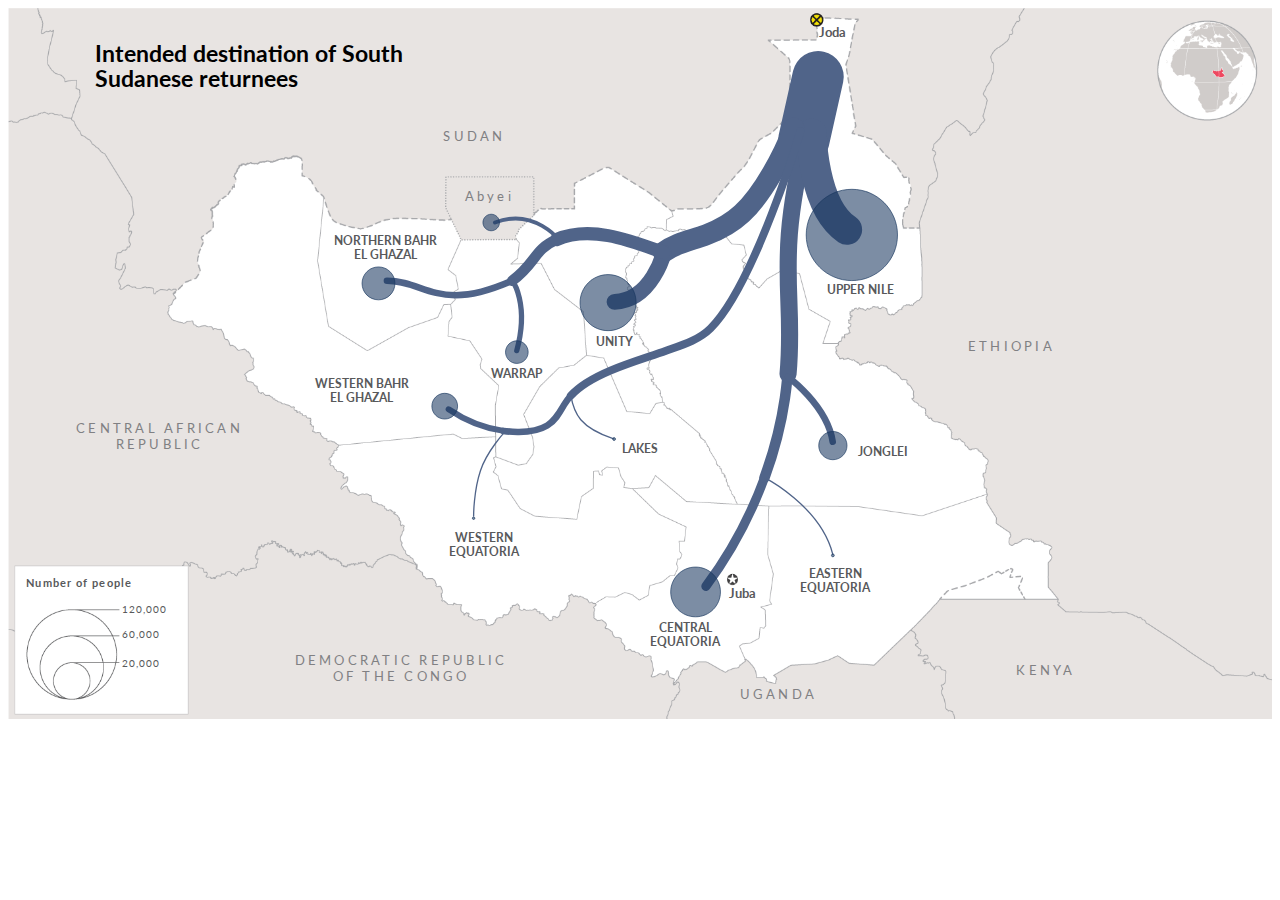
<file: docs/2023-10-ssd-returnee-movement/index.html>
<!DOCTYPE html>
<html lang="en">

<head>
  <meta charset="UTF-8" />
  <meta http-equiv="X-UA-Compatible" content="IE=edge" />
  <meta name="viewport" content="width=device-width, initial-scale=1.0" />
  <title>South Sudan returnee movement</title>
  <script src="https://d3js.org/d3.v7.min.js"></script>
  <link href="css/svg-style.css" rel="stylesheet" />
  <link href="https://fonts.googleapis.com/css2?family=Lato:wght@100;400&display=swap" rel="stylesheet">
  <link href="https://fonts.googleapis.com/css2?family=Lato:wght@100;400;700&display=swap" rel="stylesheet">
</head>

<body class="d-flex flex-column vh-100">
          <!-- Animation-->
          <div id="g-returnee_movements-box" class="ai2html">

            <!-- Artboard: _480 -->
            <div id="g-returnee_movements-_480" class="g-artboard" style="max-width: 699px;max-height: 393px" data-aspect-ratio="1.778" data-min-width="0" data-max-width="699">
          <div style="padding: 0 0 56.25% 0;"></div>
              <img id="g-returnee_movements-_480-img" class="g-aiImg" alt="" src="img/returnee_movements-_480.png"/>
          <!-- Generator: Adobe Illustrator 27.8.1, SVG Export Plug-In . SVG Version: 6.00 Build 0)  -->
          <svg class="g-aiImg" version="1.2" baseProfile="tiny" id="g-returnee_movements-_480-interactions-img" xmlns="http://www.w3.org/2000/svg" xmlns:xlink="http://www.w3.org/1999/xlink"
             x="0px" y="0px" viewBox="0 0 480 270" overflow="visible" xml:space="preserve">
          <g>
            
              <line id="path-1s" data-name="path-1s" fill="none" stroke="#506489" stroke-width="24" stroke-linecap="round" stroke-linejoin="round" x1="307.18" y1="26.111" x2="301.735" y2="50.353"/>
            
              <path id="path-19s" data-name="path-19s" fill="none" stroke="#506489" stroke-width="5" stroke-linecap="round" stroke-linejoin="round" d="
              M286.829,178.383c-4.601,12.583-11.598,26.87-22.237,41.25"/>
            
              <path id="path-7s" data-name="path-7s" fill="none" stroke="#506489" stroke-width="6" stroke-linecap="round" stroke-linejoin="round" d="
              M295.667,136.158c0,0,0.043,17.938-8.838,42.226"/>
            
              <path id="path-3s" data-name="path-3s" fill="none" stroke="#506489" stroke-width="8" stroke-linecap="round" stroke-linejoin="round" d="
              M303.094,47.318c-12.612,49.853-4.472,60.613-7.321,91.691"/>
            
              <path id="path-2s" data-name="path-2s" fill="none" stroke="#506489" stroke-width="13" stroke-linecap="round" stroke-linejoin="round" d="
              M304.771,47.778c0,0,0.139,27.395,13.382,36.391"/>
            
              <path id="path-6s" data-name="path-6s" fill="none" stroke="#506489" stroke-width="4" stroke-linecap="round" stroke-linejoin="round" d="
              M295.667,140.091c0,0,14.883,10.72,17.069,24.594"/>
            
              <path id="path-16s" data-name="path-16s" fill="none" stroke="#506489" stroke-width="0.5" stroke-linecap="round" stroke-linejoin="round" d="
              M286.965,178.433c0,0,21.159,10.762,25.771,28.946"/>
            
              <path id="path-13s" data-name="path-13s" fill="none" stroke="#506489" stroke-width="2" stroke-linecap="round" stroke-linejoin="round" d="
              M191.023,103.569c-27.824,12.36-32.727,0.056-47.573,0.028"/>
            
              <path id="path-4s" data-name="path-4s" fill="none" stroke="#506489" stroke-width="10" stroke-linecap="round" stroke-linejoin="round" d="
              M297.986,45.647c-3.976,10.306-11.558,24.792-19.724,32.42c-4.006,3.742-8.521,6.198-13.619,8.089
              c-5.656,2.097-11.192,2.9-16.214,6.585"/>
            
              <path id="path-5s" data-name="path-5s" fill="none" stroke="#506489" stroke-width="8" stroke-linecap="round" stroke-linejoin="round" d="
              M248.591,92.902c0,0-4.384,18.08-18.705,18.697"/>
            
              <path id="path-12s" data-name="path-12s" fill="none" stroke="#506489" stroke-width="2" stroke-linecap="round" stroke-linejoin="round" d="
              M191.023,103.569c0,0,6.617,8.526,1.729,26.544"/>
            
              <path id="path-18s" data-name="path-18s" fill="none" stroke="#506489" stroke-width="2" stroke-linecap="round" stroke-linejoin="round" d="
              M187.723,160.599c-7.481-1.029-14.531-3.945-20.845-8.211"/>
            
              <path id="path-17s" data-name="path-17s" fill="none" stroke="#506489" stroke-width="2" stroke-linecap="round" stroke-linejoin="round" d="
              M213.289,147.243c-0.968,1.072-1.837,2.237-2.581,3.511c-1.712,2.933-3.383,5.988-6.375,7.804
              c-3.335,2.024-7.463,2.504-11.29,2.446c-1.794-0.027-3.568-0.165-5.319-0.405"/>
            
              <path id="path-8s" data-name="path-8s" fill="none" stroke="#506489" stroke-width="3" stroke-linecap="round" stroke-linejoin="round" d="
              M300.486,46.725c0,0-17.329,58.177-34.182,74.997c-4.449,4.44-11.036,6.384-16.867,8.448c-7.052,2.495-14.244,4.623-21.136,7.55
              c-5.395,2.291-11.033,5.117-15.011,9.523"/>
            
              <path id="path-10s" data-name="path-10s" fill="none" stroke="#506489" stroke-width="2" stroke-linecap="round" stroke-linejoin="round" d="
              M209.023,88.402c0,0-9.438-12.779-24.548-6.94"/>
            
              <path id="path-11s" data-name="path-11s" fill="none" stroke="#506489" stroke-width="5" stroke-linecap="round" stroke-linejoin="round" d="
              M207.838,87.969c-8.693,3.787-7.734,8.985-16.815,15.6"/>
            
              <path id="path-14s" data-name="path-14s" fill="none" stroke="#506489" stroke-width="0.5" stroke-linecap="round" stroke-linejoin="round" d="
              M188.493,160.697c0,0-6.939,7.258-9.531,15.032s-2.591,17.196-2.591,17.196"/>
            
              <path id="path-15s" data-name="path-15s" fill="none" stroke="#506489" stroke-width="0.5" stroke-linecap="round" stroke-linejoin="round" d="
              M213.289,147.243c1.221,6.883,3.506,12.041,16.038,16.325"/>
            
              <path id="path-9s" data-name="path-9s" fill="none" stroke="#506489" stroke-width="7" stroke-linecap="round" stroke-linejoin="round" d="
              M248.589,92.906c-12.388-4.488-27.757-10.597-40.752-4.937"/>
            <g id="size" data-name="size">
              
                <path id="<path>" data-name="<path>" fill="#18375F" fill-opacity="0.57" stroke="#18375F" stroke-width="0.3" stroke-miterlimit="10" d="
                M320.004,68.855c9.572,0,17.332,7.76,17.332,17.332s-7.76,17.332-17.332,17.332s-17.332-7.76-17.332-17.332
                S310.432,68.855,320.004,68.855L320.004,68.855"/>
              
                <path id="<path>-2" data-name="<path>" fill="#18375F" fill-opacity="0.57" stroke="#18375F" stroke-width="0.3" stroke-miterlimit="10" d="
                M227.431,101.25c5.877,0,10.642,4.765,10.642,10.642s-4.764,10.642-10.642,10.642s-10.642-4.765-10.642-10.642
                S221.554,101.25,227.431,101.25L227.431,101.25"/>
              
                <path id="<path>-3" data-name="<path>" fill="#18375F" fill-opacity="0.57" stroke="#18375F" stroke-width="0.3" stroke-miterlimit="10" d="
                M260.658,212.316c5.216,0,9.444,4.228,9.444,9.444s-4.228,9.444-9.444,9.444c-5.216,0-9.444-4.228-9.444-9.444
                S255.442,212.316,260.658,212.316L260.658,212.316"/>
              
                <path id="<path>-4" data-name="<path>" fill="#18375F" fill-opacity="0.57" stroke="#18375F" stroke-width="0.3" stroke-miterlimit="10" d="
                M140.247,98.337c3.45,0,6.246,2.797,6.246,6.246s-2.797,6.246-6.246,6.246c-3.45,0-6.246-2.797-6.246-6.246
                S136.798,98.337,140.247,98.337L140.247,98.337"/>
              
                <path id="<path>-5" data-name="<path>" fill="#18375F" fill-opacity="0.57" stroke="#18375F" stroke-width="0.3" stroke-miterlimit="10" d="
                M312.794,160.821c2.962,0,5.363,2.401,5.363,5.363s-2.401,5.363-5.363,5.363s-5.363-2.401-5.363-5.363
                S309.832,160.821,312.794,160.821L312.794,160.821"/>
              
                <path id="<path>-6" data-name="<path>" fill="#18375F" fill-opacity="0.57" stroke="#18375F" stroke-width="0.3" stroke-miterlimit="10" d="
                M165.401,146.331c2.695,0,4.88,2.185,4.88,4.88c0,2.695-2.185,4.88-4.88,4.88c-2.695,0-4.88-2.185-4.88-4.88
                C160.521,148.516,162.706,146.331,165.401,146.331L165.401,146.331"/>
              
                <path id="<path>-7" data-name="<path>" fill="#18375F" fill-opacity="0.57" stroke="#18375F" stroke-width="0.3" stroke-miterlimit="10" d="
                M192.787,126.387c2.372,0,4.294,1.923,4.294,4.294c0,2.372-1.923,4.294-4.294,4.294s-4.294-1.923-4.294-4.294
                C188.493,128.31,190.416,126.387,192.787,126.387L192.787,126.387"/>
              
                <path id="<path>-8" data-name="<path>" fill="#18375F" fill-opacity="0.57" stroke="#18375F" stroke-width="0.3" stroke-miterlimit="10" d="
                M183.051,78.327c1.731,0,3.135,1.404,3.135,3.135s-1.404,3.135-3.135,3.135c-1.731,0-3.135-1.404-3.135-3.135
                S181.32,78.327,183.051,78.327L183.051,78.327"/>
              
                <path id="<path>-9" data-name="<path>" fill="#18375F" fill-opacity="0.57" stroke="#18375F" stroke-width="0.5" stroke-miterlimit="10" d="
                M229.712,163.15c0.308,0,0.559,0.25,0.559,0.559c0,0.308-0.25,0.559-0.559,0.559s-0.559-0.25-0.559-0.559
                C229.153,163.4,229.403,163.15,229.712,163.15L229.712,163.15"/>
              
                <path id="<path>-10" data-name="<path>" fill="#18375F" fill-opacity="0.57" stroke="#18375F" stroke-width="0.5" stroke-miterlimit="10" d="
                M312.794,207.321c0.308,0,0.559,0.25,0.559,0.559c0,0.308-0.25,0.559-0.559,0.559c-0.308,0-0.559-0.25-0.559-0.559
                C312.236,207.571,312.486,207.321,312.794,207.321L312.794,207.321"/>
              
                <path id="<path>-11" data-name="<path>" fill="#18375F" fill-opacity="0.57" stroke="#18375F" stroke-width="0.5" stroke-miterlimit="10" d="
                M176.371,193.269c0.268,0,0.486,0.218,0.486,0.486s-0.218,0.486-0.486,0.486s-0.486-0.218-0.486-0.486
                S176.103,193.269,176.371,193.269L176.371,193.269"/>
              
                <path id="<path>-12" data-name="<path>" fill="#18375F" fill-opacity="0.57" stroke="#18375F" stroke-width="0.5" stroke-miterlimit="10" d="
                M1003.913,100.407c13.959,0,25.276,11.316,25.276,25.276s-11.316,25.276-25.276,25.276c-13.959,0-25.276-11.316-25.276-25.276
                S989.953,100.407,1003.913,100.407L1003.913,100.407"/>
              
                <path id="<path>-13" data-name="<path>" fill="#18375F" fill-opacity="0.57" stroke="#18375F" stroke-width="0.5" stroke-miterlimit="10" d="
                M868.91,147.649c8.571,0,15.519,6.948,15.519,15.519c0,8.571-6.948,15.519-15.519,15.519c-8.571,0-15.519-6.948-15.519-15.519
                C853.391,154.597,860.339,147.649,868.91,147.649L868.91,147.649"/>
              
                <path id="<path>-14" data-name="<path>" fill="#18375F" fill-opacity="0.57" stroke="#18375F" stroke-width="0.5" stroke-miterlimit="10" d="
                M917.366,309.615c7.606,0,13.772,6.166,13.772,13.772s-6.166,13.772-13.772,13.772c-7.606,0-13.772-6.166-13.772-13.772
                S909.76,309.615,917.366,309.615L917.366,309.615"/>
              
                <path id="<path>-15" data-name="<path>" fill="#18375F" fill-opacity="0.57" stroke="#18375F" stroke-width="0.5" stroke-miterlimit="10" d="
                M741.767,143.4c5.031,0,9.109,4.078,9.109,9.109c0,5.031-4.078,9.109-9.109,9.109s-9.109-4.078-9.109-9.109
                C732.658,147.478,736.736,143.4,741.767,143.4L741.767,143.4"/>
              
                <path id="<path>-16" data-name="<path>" fill="#18375F" fill-opacity="0.57" stroke="#18375F" stroke-width="0.5" stroke-miterlimit="10" d="
                M993.398,234.52c4.32,0,7.821,3.502,7.821,7.821s-3.502,7.821-7.821,7.821s-7.821-3.502-7.821-7.821
                S989.078,234.52,993.398,234.52L993.398,234.52"/>
              
                <path id="<path>-17" data-name="<path>" fill="#18375F" fill-opacity="0.57" stroke="#18375F" stroke-width="0.5" stroke-miterlimit="10" d="
                M778.45,213.389c3.931,0,7.117,3.186,7.117,7.117s-3.186,7.117-7.117,7.117c-3.931,0-7.117-3.186-7.117-7.117
                S774.519,213.389,778.45,213.389L778.45,213.389"/>
              
                <path id="<path>-18" data-name="<path>" fill="#18375F" fill-opacity="0.57" stroke="#18375F" stroke-width="0.5" stroke-miterlimit="10" d="
                M818.388,184.306c3.459,0,6.262,2.804,6.262,6.262s-2.804,6.262-6.262,6.262c-3.458,0-6.262-2.804-6.262-6.262
                S814.929,184.306,818.388,184.306L818.388,184.306"/>
              
                <path id="<path>-19" data-name="<path>" fill="#18375F" fill-opacity="0.57" stroke="#18375F" stroke-width="0.5" stroke-miterlimit="10" d="
                M804.189,114.22c2.525,0,4.572,2.047,4.572,4.572s-2.047,4.572-4.572,4.572s-4.572-2.047-4.572-4.572
                S801.664,114.22,804.189,114.22L804.189,114.22"/>
              
                <path id="<path>-20" data-name="<path>" fill="#18375F" fill-opacity="0.57" stroke="#18375F" stroke-width="0.5" stroke-miterlimit="10" d="
                M872.236,237.916c0.45,0,0.814,0.365,0.814,0.814s-0.365,0.814-0.814,0.814s-0.815-0.365-0.815-0.814
                S871.786,237.916,872.236,237.916L872.236,237.916"/>
              
                <path id="<path>-21" data-name="<path>" fill="#18375F" fill-opacity="0.57" stroke="#18375F" stroke-width="0.5" stroke-miterlimit="10" d="
                M993.398,302.33c0.45,0,0.815,0.365,0.815,0.814s-0.365,0.814-0.815,0.814s-0.814-0.365-0.814-0.814
                S992.948,302.33,993.398,302.33L993.398,302.33"/>
              
                <path id="<path>-22" data-name="<path>" fill="#18375F" fill-opacity="0.57" stroke="#18375F" stroke-width="0.5" stroke-miterlimit="10" d="
                M794.448,281.839c0.392,0,0.709,0.317,0.709,0.709c0,0.392-0.317,0.709-0.709,0.709c-0.391,0-0.709-0.317-0.709-0.709
                C793.739,282.156,794.056,281.839,794.448,281.839L794.448,281.839"/>
              
                <path id="<path>-23" data-name="<path>" fill="#18375F" fill-opacity="0.57" stroke="#18375F" stroke-width="0.5" stroke-miterlimit="10" d="
                M1924.269,137.698c19.144,0,34.664,15.52,34.664,34.664s-15.52,34.664-34.664,34.664s-34.664-15.52-34.664-34.664
                S1905.124,137.698,1924.269,137.698L1924.269,137.698"/>
              
                <path id="<path>-24" data-name="<path>" fill="#18375F" fill-opacity="0.57" stroke="#18375F" stroke-width="0.5" stroke-miterlimit="10" d="
                M1739.122,202.487c11.754,0,21.283,9.529,21.283,21.283s-9.529,21.283-21.283,21.283c-11.754,0-21.283-9.529-21.283-21.283
                S1727.368,202.487,1739.122,202.487L1739.122,202.487"/>
              
                <path id="<path>-25" data-name="<path>" fill="#18375F" fill-opacity="0.57" stroke="#18375F" stroke-width="0.5" stroke-miterlimit="10" d="
                M1805.577,424.612c10.432,0,18.888,8.456,18.888,18.888s-8.456,18.888-18.888,18.888s-18.888-8.456-18.888-18.888
                S1795.145,424.612,1805.577,424.612L1805.577,424.612"/>
              
                <path id="<path>-26" data-name="<path>" fill="#18375F" fill-opacity="0.57" stroke="#18375F" stroke-width="0.5" stroke-miterlimit="10" d="
                M1564.755,196.66c6.899,0,12.492,5.593,12.492,12.492s-5.593,12.492-12.492,12.492c-6.899,0-12.492-5.593-12.492-12.492
                S1557.856,196.66,1564.755,196.66L1564.755,196.66"/>
              
                <path id="<path>-27" data-name="<path>" fill="#18375F" fill-opacity="0.57" stroke="#18375F" stroke-width="0.5" stroke-miterlimit="10" d="
                M1909.849,321.625c5.924,0,10.726,4.802,10.726,10.726c0,5.924-4.802,10.726-10.726,10.726s-10.726-4.802-10.726-10.726
                C1899.122,326.427,1903.925,321.625,1909.849,321.625L1909.849,321.625"/>
              
                <path id="<path>-28" data-name="<path>" fill="#18375F" fill-opacity="0.57" stroke="#18375F" stroke-width="0.5" stroke-miterlimit="10" d="
                M1615.062,292.645c5.391,0,9.761,4.37,9.761,9.761s-4.37,9.761-9.761,9.761c-5.391,0-9.761-4.37-9.761-9.761
                S1609.672,292.645,1615.062,292.645L1615.062,292.645"/>
              
                <path id="<path>-29" data-name="<path>" fill="#18375F" fill-opacity="0.57" stroke="#18375F" stroke-width="0.5" stroke-miterlimit="10" d="
                M1669.835,252.759c4.743,0,8.588,3.845,8.588,8.588s-3.845,8.588-8.588,8.588c-4.743,0-8.588-3.845-8.588-8.588
                S1665.092,252.759,1669.835,252.759L1669.835,252.759"/>
              
                <path id="<path>-30" data-name="<path>" fill="#18375F" fill-opacity="0.57" stroke="#18375F" stroke-width="0.5" stroke-miterlimit="10" d="
                M1650.362,156.642c3.463,0,6.27,2.807,6.27,6.27c0,3.463-2.807,6.27-6.27,6.27s-6.27-2.807-6.27-6.27
                C1644.092,159.449,1646.9,156.642,1650.362,156.642L1650.362,156.642"/>
              
                <path id="<path>-31" data-name="<path>" fill="#18375F" fill-opacity="0.57" stroke="#18375F" stroke-width="0.5" stroke-miterlimit="10" d="
                M1743.684,326.282c0.617,0,1.117,0.5,1.117,1.117c0,0.617-0.5,1.117-1.117,1.117s-1.117-0.5-1.117-1.117
                C1742.567,326.783,1743.067,326.282,1743.684,326.282L1743.684,326.282"/>
              
                <path id="<path>-32" data-name="<path>" fill="#18375F" fill-opacity="0.57" stroke="#18375F" stroke-width="0.5" stroke-miterlimit="10" d="
                M1909.849,414.621c0.617,0,1.117,0.5,1.117,1.117s-0.5,1.117-1.117,1.117s-1.117-0.5-1.117-1.117
                S1909.232,414.621,1909.849,414.621L1909.849,414.621"/>
              
                <path id="<path>-33" data-name="<path>" fill="#18375F" fill-opacity="0.57" stroke="#18375F" stroke-width="0.5" stroke-miterlimit="10" d="
                M1637.003,386.519c0.537,0,0.972,0.435,0.972,0.972s-0.435,0.972-0.972,0.972s-0.972-0.435-0.972-0.972
                S1636.466,386.519,1637.003,386.519L1637.003,386.519"/>
            </g>
          </g>
          </svg>
          
              <div id="g-ai0-1" class="g-content g-aiAbs g-aiPointText" style="top:3.2183%;margin-top:-5.7px;left:64.4649%;width:41px;">
                <p class="g-pstyle0">Joda</p>
              </div>
              <div id="g-ai0-2" class="g-ai2html-settings g-aiAbs" style="top:4.0741%;left:7.6697%;width:104.1667%;">
                <p>Intended destination of South </p>
                <p>Sudanese returnees</p>
              </div>
              <div id="g-ai0-3" class="g-content g-aiAbs g-aiPointText" style="top:19.6824%;margin-top:-4.1px;left:37.6131%;margin-left:-26.5px;width:53px;">
                <p class="g-pstyle1">SUDAN</p>
              </div>
              <div id="g-ai0-4" class="g-content g-aiAbs g-aiPointText" style="top:26.3493%;margin-top:-4.1px;left:38.0741%;margin-left:-23.5px;width:47px;">
                <p class="g-pstyle2">Abyei</p>
              </div>
              <div id="g-ai0-5" class="g-content g-aiAbs g-aiPointText" style="top:47.4602%;margin-top:-4.1px;left:81.1855%;margin-left:-33px;width:66px;">
                <p class="g-pstyle1">ETHIOPIA</p>
              </div>
              <div id="g-ai0-6" class="g-content g-aiAbs g-aiPointText" style="top:66.7195%;margin-top:-8.1px;left:12.39%;margin-left:-53px;width:106px;">
                <p class="g-pstyle1">CENTRAL AFRICAN</p>
                <p class="g-pstyle1">REPUBLIC</p>
              </div>
              <div id="g-ai0-7" class="g-content g-aiAbs g-aiPointText" style="top:80.61%;margin-top:-2.6px;left:1.3624%;width:89px;">
                <p class="g-pstyle3">Number of people</p>
              </div>
              <div id="g-ai0-8" class="g-content g-aiAbs g-aiPointText" style="top:81.1733%;margin-top:-5.2px;left:58.2966%;width:39px;">
                <p class="g-pstyle4">Juba</p>
              </div>
              <div id="g-ai0-9" class="g-content g-aiAbs g-aiPointText" style="top:84.8676%;margin-top:-4.1px;left:9.3502%;width:53px;">
                <p class="g-pstyle5">120,000</p>
              </div>
              <div id="g-ai0-10" class="g-content g-aiAbs g-aiPointText" style="top:88.2011%;margin-top:-4.1px;left:9.3502%;width:48px;">
                <p class="g-pstyle5">60,000</p>
              </div>
              <div id="g-ai0-11" class="g-content g-aiAbs g-aiPointText" style="top:93.3861%;margin-top:-8.1px;left:34.3411%;margin-left:-61.5px;width:123px;">
                <p class="g-pstyle6">DEMOCRATIC REPUBLIC</p>
                <p class="g-pstyle6">OF THE CONGO</p>
              </div>
              <div id="g-ai0-12" class="g-content g-aiAbs g-aiPointText" style="top:92.275%;margin-top:-4.1px;left:9.3502%;width:48px;">
                <p class="g-pstyle5">20,000</p>
              </div>
              <div id="g-ai0-13" class="g-content g-aiAbs g-aiPointText" style="top:93.0158%;margin-top:-4.1px;left:81.939%;margin-left:-26px;width:52px;">
                <p class="g-pstyle1">KENYA</p>
              </div>
              <div id="g-ai0-14" class="g-content g-aiAbs g-aiPointText" style="top:96.3491%;margin-top:-4.1px;left:63.3787%;margin-left:-30.5px;width:61px;">
                <p class="g-pstyle1">UGANDA</p>
              </div>
            </div>
          
            <!-- Artboard: _700 -->
            <div id="g-returnee_movements-_700" class="g-artboard" style="min-width: 700px;max-width: 959px;max-height: 539px" data-aspect-ratio="1.778" data-min-width="700" data-max-width="959">
          <div style="padding: 0 0 56.25% 0;"></div>
              <img id="g-returnee_movements-_700-img" class="g-aiImg" alt="" src="img/returnee_movements-_700.png"/>
          <!-- Generator: Adobe Illustrator 27.8.1, SVG Export Plug-In . SVG Version: 6.00 Build 0)  -->
          <svg class="g-aiImg" version="1.2" baseProfile="tiny" id="g-returnee_movements-_700-interactions-img" xmlns="http://www.w3.org/2000/svg" xmlns:xlink="http://www.w3.org/1999/xlink"
             x="0px" y="0px" viewBox="0 0 700 393.75" overflow="visible" xml:space="preserve">
          <g>
            
              <line id="path-1m" data-name="path-1m" fill="none" stroke="#506489" stroke-width="36" stroke-linecap="round" stroke-linejoin="round" x1="448.62" y1="38.074" x2="440.68" y2="73.425"/>
            
              <path id="path-19m" data-name="path-19m" fill="none" stroke="#506489" stroke-width="6" stroke-linecap="round" stroke-linejoin="round" d="
              M418.941,260.131c-6.71,18.35-16.914,39.184-32.429,60.154"/>
            
              <path id="path-7m" data-name="path-7m" fill="none" stroke="#506489" stroke-width="8" stroke-linecap="round" stroke-linejoin="round" d="
              M431.83,198.554c0,0,0.063,26.159-12.889,61.578"/>
            
              <path id="path-3m" data-name="path-3m" fill="none" stroke="#506489" stroke-width="11" stroke-linecap="round" stroke-linejoin="round" d="
              M442.662,69c-18.393,72.7-6.522,88.391-10.677,133.712"/>
            
              <path id="path-2m" data-name="path-2m" fill="none" stroke="#506489" stroke-width="21" stroke-linecap="round" stroke-linejoin="round" d="
              M445.107,69.67c0,0,0.202,39.951,19.516,53.068"/>
            
              <path id="path-6m" data-name="path-6m" fill="none" stroke="#506489" stroke-width="4" stroke-linecap="round" stroke-linejoin="round" d="
              M431.83,204.29c0,0,21.705,15.633,24.892,35.865"/>
            
              <path id="path-16m" data-name="path-16m" fill="none" stroke="#506489" stroke-linecap="round" stroke-linejoin="round" d="
              M419.139,260.204c0,0,30.857,15.694,37.583,42.212"/>
            
              <path id="path-13m" data-name="path-13m" fill="none" stroke="#506489" stroke-width="4" stroke-linecap="round" stroke-linejoin="round" d="
              M279.224,151.03c-40.577,18.025-47.728,0.082-69.377,0.041"/>
            
              <path id="path-4m" data-name="path-4m" fill="none" stroke="#506489" stroke-width="14" stroke-linecap="round" stroke-linejoin="round" d="
              M435.212,66.563c-5.799,15.029-16.856,36.154-28.765,47.278c-5.842,5.457-12.426,9.039-19.862,11.796
              c-8.249,3.058-16.322,4.228-23.645,9.602"/>
            
              <path id="path-5m" data-name="path-5m" fill="none" stroke="#506489" stroke-width="12" stroke-linecap="round" stroke-linejoin="round" d="
              M363.178,135.475c0,0-6.393,26.366-27.279,27.265"/>
            
              <path id="path-12m" data-name="path-12m" fill="none" stroke="#506489" stroke-width="3" stroke-linecap="round" stroke-linejoin="round" d="
              M279.224,151.03c0,0,9.65,12.433,2.522,38.709"/>
            
              <path id="path-18m" data-name="path-18m" fill="none" stroke="#506489" stroke-width="4" stroke-linecap="round" stroke-linejoin="round" d="
              M274.412,234.196c-10.91-1.5-21.192-5.752-30.399-11.974"/>
            
              <path id="path-17m" data-name="path-17m" fill="none" stroke="#506489" stroke-width="4" stroke-linecap="round" stroke-linejoin="round" d="
              M311.696,214.719c-1.411,1.563-2.679,3.263-3.764,5.121c-2.497,4.276-4.934,8.732-9.297,11.381
              c-4.864,2.952-10.883,3.652-16.465,3.567c-2.616-0.04-5.204-0.24-7.757-0.591"/>
            
              <path id="path-8m" data-name="path-8m" fill="none" stroke="#506489" stroke-width="5" stroke-linecap="round" stroke-linejoin="round" d="
              M438.858,68.135c0,0-25.271,84.84-49.849,109.367c-6.489,6.475-16.094,9.31-24.598,12.319c-10.284,3.638-20.772,6.742-30.824,11.01
              c-7.868,3.341-16.09,7.462-21.891,13.888"/>
            
              <path id="path-10m" data-name="path-10m" fill="none" stroke="#506489" stroke-width="2.5" stroke-linecap="round" stroke-linejoin="round" d="
              M305.475,128.913c0,0-13.764-18.635-35.799-10.121"/>
            
              <path id="path-11m" data-name="path-11m" fill="none" stroke="#506489" stroke-width="8" stroke-linecap="round" stroke-linejoin="round" d="
              M303.746,128.281c-12.678,5.522-11.279,13.103-24.522,22.749"/>
            
              <path id="path-14m" data-name="path-14m" fill="none" stroke="#506489" stroke-linecap="round" stroke-linejoin="round" d="
              M275.535,234.339c0,0-10.12,10.584-13.899,21.921c-3.779,11.337-3.779,25.077-3.779,25.077"/>
            
              <path id="path-15m" data-name="path-15m" fill="none" stroke="#506489" stroke-linecap="round" stroke-linejoin="round" d="
              M311.696,214.719c1.78,10.037,5.113,17.559,23.389,23.806"/>
            
              <path id="path-9m" data-name="path-9m" fill="none" stroke="#506489" stroke-width="10" stroke-linecap="round" stroke-linejoin="round" d="
              M363.175,135.481c-18.066-6.545-40.478-15.454-59.429-7.199"/>
            <g id="size-2" data-name="size">
              
                <path id="<path>-34" data-name="<path>" fill="#18375F" fill-opacity="0.57" stroke="#18375F" stroke-width="0.3" stroke-miterlimit="10" d="
                M-216.586,68.855c9.572,0,17.332,7.76,17.332,17.332s-7.76,17.332-17.332,17.332s-17.332-7.76-17.332-17.332
                S-226.158,68.855-216.586,68.855L-216.586,68.855"/>
              
                <path id="<path>-35" data-name="<path>" fill="#18375F" fill-opacity="0.57" stroke="#18375F" stroke-width="0.3" stroke-miterlimit="10" d="
                M-309.159,101.25c5.877,0,10.642,4.765,10.642,10.642s-4.764,10.642-10.642,10.642c-5.877,0-10.642-4.765-10.642-10.642
                S-315.037,101.25-309.159,101.25L-309.159,101.25"/>
              
                <path id="<path>-36" data-name="<path>" fill="#18375F" fill-opacity="0.57" stroke="#18375F" stroke-width="0.3" stroke-miterlimit="10" d="
                M-275.932,212.316c5.216,0,9.444,4.228,9.444,9.444s-4.228,9.444-9.444,9.444c-5.216,0-9.444-4.228-9.444-9.444
                S-281.148,212.316-275.932,212.316L-275.932,212.316"/>
              
                <path id="<path>-37" data-name="<path>" fill="#18375F" fill-opacity="0.57" stroke="#18375F" stroke-width="0.3" stroke-miterlimit="10" d="
                M-396.343,98.337c3.45,0,6.246,2.797,6.246,6.246s-2.797,6.246-6.246,6.246c-3.45,0-6.246-2.797-6.246-6.246
                S-399.793,98.337-396.343,98.337L-396.343,98.337"/>
              
                <path id="<path>-38" data-name="<path>" fill="#18375F" fill-opacity="0.57" stroke="#18375F" stroke-width="0.3" stroke-miterlimit="10" d="
                M-223.796,160.821c2.962,0,5.363,2.401,5.363,5.363s-2.401,5.363-5.363,5.363c-2.962,0-5.363-2.401-5.363-5.363
                S-226.758,160.821-223.796,160.821L-223.796,160.821"/>
              
                <path id="<path>-39" data-name="<path>" fill="#18375F" fill-opacity="0.57" stroke="#18375F" stroke-width="0.3" stroke-miterlimit="10" d="
                M-371.189,146.331c2.695,0,4.88,2.185,4.88,4.88c0,2.695-2.185,4.88-4.88,4.88c-2.695,0-4.88-2.185-4.88-4.88
                C-376.07,148.516-373.885,146.331-371.189,146.331L-371.189,146.331"/>
              
                <path id="<path>-40" data-name="<path>" fill="#18375F" fill-opacity="0.57" stroke="#18375F" stroke-width="0.3" stroke-miterlimit="10" d="
                M-343.803,126.387c2.372,0,4.294,1.923,4.294,4.294c0,2.372-1.923,4.294-4.294,4.294c-2.372,0-4.294-1.923-4.294-4.294
                C-348.097,128.31-346.175,126.387-343.803,126.387L-343.803,126.387"/>
              
                <path id="<path>-41" data-name="<path>" fill="#18375F" fill-opacity="0.57" stroke="#18375F" stroke-width="0.3" stroke-miterlimit="10" d="
                M-353.539,78.327c1.731,0,3.135,1.404,3.135,3.135s-1.404,3.135-3.135,3.135s-3.135-1.404-3.135-3.135
                S-355.271,78.327-353.539,78.327L-353.539,78.327"/>
              
                <path id="<path>-42" data-name="<path>" fill="#18375F" fill-opacity="0.57" stroke="#18375F" stroke-width="0.5" stroke-miterlimit="10" d="
                M-306.879,163.15c0.308,0,0.559,0.25,0.559,0.559c0,0.308-0.25,0.559-0.559,0.559c-0.308,0-0.559-0.25-0.559-0.559
                C-307.437,163.4-307.187,163.15-306.879,163.15L-306.879,163.15"/>
              
                <path id="<path>-43" data-name="<path>" fill="#18375F" fill-opacity="0.57" stroke="#18375F" stroke-width="0.5" stroke-miterlimit="10" d="
                M-223.796,207.321c0.308,0,0.559,0.25,0.559,0.559c0,0.308-0.25,0.559-0.559,0.559s-0.559-0.25-0.559-0.559
                C-224.355,207.571-224.105,207.321-223.796,207.321L-223.796,207.321"/>
              
                <path id="<path>-44" data-name="<path>" fill="#18375F" fill-opacity="0.57" stroke="#18375F" stroke-width="0.5" stroke-miterlimit="10" d="
                M-360.219,193.269c0.268,0,0.486,0.218,0.486,0.486s-0.218,0.486-0.486,0.486c-0.268,0-0.486-0.218-0.486-0.486
                S-360.488,193.269-360.219,193.269L-360.219,193.269"/>
              
                <path id="<path>-45" data-name="<path>" fill="#18375F" fill-opacity="0.57" stroke="#18375F" stroke-width="0.5" stroke-miterlimit="10" d="
                M467.322,100.407c13.959,0,25.276,11.316,25.276,25.276s-11.316,25.276-25.276,25.276c-13.959,0-25.276-11.316-25.276-25.276
                S453.363,100.407,467.322,100.407L467.322,100.407"/>
              
                <path id="<path>-46" data-name="<path>" fill="#18375F" fill-opacity="0.57" stroke="#18375F" stroke-width="0.5" stroke-miterlimit="10" d="
                M332.319,147.649c8.571,0,15.519,6.948,15.519,15.519c0,8.571-6.948,15.519-15.519,15.519c-8.571,0-15.519-6.948-15.519-15.519
                C316.801,154.597,323.749,147.649,332.319,147.649L332.319,147.649"/>
              
                <path id="<path>-47" data-name="<path>" fill="#18375F" fill-opacity="0.57" stroke="#18375F" stroke-width="0.5" stroke-miterlimit="10" d="
                M380.776,309.615c7.606,0,13.772,6.166,13.772,13.772s-6.166,13.772-13.772,13.772s-13.772-6.166-13.772-13.772
                S373.17,309.615,380.776,309.615L380.776,309.615"/>
              
                <path id="<path>-48" data-name="<path>" fill="#18375F" fill-opacity="0.57" stroke="#18375F" stroke-width="0.5" stroke-miterlimit="10" d="
                M205.177,143.4c5.031,0,9.109,4.078,9.109,9.109c0,5.031-4.078,9.109-9.109,9.109c-5.031,0-9.109-4.078-9.109-9.109
                C196.068,147.478,200.146,143.4,205.177,143.4L205.177,143.4"/>
              
                <path id="<path>-49" data-name="<path>" fill="#18375F" fill-opacity="0.57" stroke="#18375F" stroke-width="0.5" stroke-miterlimit="10" d="
                M456.808,234.52c4.32,0,7.821,3.502,7.821,7.821s-3.502,7.821-7.821,7.821s-7.821-3.502-7.821-7.821
                S452.488,234.52,456.808,234.52L456.808,234.52"/>
              
                <path id="<path>-50" data-name="<path>" fill="#18375F" fill-opacity="0.57" stroke="#18375F" stroke-width="0.5" stroke-miterlimit="10" d="
                M241.859,213.389c3.931,0,7.117,3.186,7.117,7.117s-3.186,7.117-7.117,7.117s-7.117-3.186-7.117-7.117
                S237.929,213.389,241.859,213.389L241.859,213.389"/>
              
                <path id="<path>-51" data-name="<path>" fill="#18375F" fill-opacity="0.57" stroke="#18375F" stroke-width="0.5" stroke-miterlimit="10" d="
                M281.797,184.306c3.459,0,6.262,2.804,6.262,6.262s-2.804,6.262-6.262,6.262s-6.262-2.804-6.262-6.262
                S278.339,184.306,281.797,184.306L281.797,184.306"/>
              
                <path id="<path>-52" data-name="<path>" fill="#18375F" fill-opacity="0.57" stroke="#18375F" stroke-width="0.5" stroke-miterlimit="10" d="
                M267.599,114.22c2.525,0,4.572,2.047,4.572,4.572s-2.047,4.572-4.572,4.572s-4.572-2.047-4.572-4.572
                S265.074,114.22,267.599,114.22L267.599,114.22"/>
              
                <path id="<path>-53" data-name="<path>" fill="#18375F" fill-opacity="0.57" stroke="#18375F" stroke-width="0.5" stroke-miterlimit="10" d="
                M335.646,237.916c0.45,0,0.814,0.365,0.814,0.814s-0.365,0.814-0.814,0.814s-0.814-0.365-0.814-0.814
                S335.196,237.916,335.646,237.916L335.646,237.916"/>
              
                <path id="<path>-54" data-name="<path>" fill="#18375F" fill-opacity="0.57" stroke="#18375F" stroke-width="0.5" stroke-miterlimit="10" d="
                M456.808,302.33c0.45,0,0.814,0.365,0.814,0.814s-0.365,0.814-0.814,0.814s-0.814-0.365-0.814-0.814
                S456.358,302.33,456.808,302.33L456.808,302.33"/>
              
                <path id="<path>-55" data-name="<path>" fill="#18375F" fill-opacity="0.57" stroke="#18375F" stroke-width="0.5" stroke-miterlimit="10" d="
                M257.857,281.839c0.392,0,0.709,0.317,0.709,0.709c0,0.392-0.317,0.709-0.709,0.709c-0.392,0-0.709-0.317-0.709-0.709
                C257.148,282.156,257.466,281.839,257.857,281.839L257.857,281.839"/>
              
                <path id="<path>-56" data-name="<path>" fill="#18375F" fill-opacity="0.57" stroke="#18375F" stroke-width="0.5" stroke-miterlimit="10" d="
                M1387.678,137.698c19.144,0,34.664,15.52,34.664,34.664s-15.52,34.664-34.664,34.664c-19.144,0-34.664-15.52-34.664-34.664
                S1368.534,137.698,1387.678,137.698L1387.678,137.698"/>
              
                <path id="<path>-57" data-name="<path>" fill="#18375F" fill-opacity="0.57" stroke="#18375F" stroke-width="0.5" stroke-miterlimit="10" d="
                M1202.532,202.487c11.754,0,21.283,9.529,21.283,21.283s-9.529,21.283-21.283,21.283s-21.283-9.529-21.283-21.283
                S1190.777,202.487,1202.532,202.487L1202.532,202.487"/>
              
                <path id="<path>-58" data-name="<path>" fill="#18375F" fill-opacity="0.57" stroke="#18375F" stroke-width="0.5" stroke-miterlimit="10" d="
                M1268.986,424.612c10.431,0,18.888,8.456,18.888,18.888s-8.456,18.888-18.888,18.888c-10.432,0-18.888-8.456-18.888-18.888
                S1258.555,424.612,1268.986,424.612L1268.986,424.612"/>
              
                <path id="<path>-59" data-name="<path>" fill="#18375F" fill-opacity="0.57" stroke="#18375F" stroke-width="0.5" stroke-miterlimit="10" d="
                M1028.165,196.66c6.899,0,12.492,5.593,12.492,12.492s-5.593,12.492-12.492,12.492c-6.899,0-12.492-5.593-12.492-12.492
                S1021.265,196.66,1028.165,196.66L1028.165,196.66"/>
              
                <path id="<path>-60" data-name="<path>" fill="#18375F" fill-opacity="0.57" stroke="#18375F" stroke-width="0.5" stroke-miterlimit="10" d="
                M1373.258,321.625c5.924,0,10.726,4.802,10.726,10.726c0,5.924-4.802,10.726-10.726,10.726c-5.924,0-10.726-4.802-10.726-10.726
                C1362.532,326.427,1367.334,321.625,1373.258,321.625L1373.258,321.625"/>
              
                <path id="<path>-61" data-name="<path>" fill="#18375F" fill-opacity="0.57" stroke="#18375F" stroke-width="0.5" stroke-miterlimit="10" d="
                M1078.472,292.645c5.391,0,9.761,4.37,9.761,9.761s-4.37,9.761-9.761,9.761c-5.391,0-9.761-4.37-9.761-9.761
                S1073.081,292.645,1078.472,292.645L1078.472,292.645"/>
              
                <path id="<path>-62" data-name="<path>" fill="#18375F" fill-opacity="0.57" stroke="#18375F" stroke-width="0.5" stroke-miterlimit="10" d="
                M1133.244,252.759c4.743,0,8.588,3.845,8.588,8.588s-3.845,8.588-8.588,8.588c-4.743,0-8.588-3.845-8.588-8.588
                S1128.501,252.759,1133.244,252.759L1133.244,252.759"/>
              
                <path id="<path>-63" data-name="<path>" fill="#18375F" fill-opacity="0.57" stroke="#18375F" stroke-width="0.5" stroke-miterlimit="10" d="
                M1113.772,156.642c3.463,0,6.27,2.807,6.27,6.27c0,3.463-2.807,6.27-6.27,6.27c-3.463,0-6.27-2.807-6.27-6.27
                C1107.502,159.449,1110.309,156.642,1113.772,156.642L1113.772,156.642"/>
              
                <path id="<path>-64" data-name="<path>" fill="#18375F" fill-opacity="0.57" stroke="#18375F" stroke-width="0.5" stroke-miterlimit="10" d="
                M1207.093,326.282c0.617,0,1.117,0.5,1.117,1.117c0,0.617-0.5,1.117-1.117,1.117c-0.617,0-1.117-0.5-1.117-1.117
                C1205.976,326.783,1206.476,326.282,1207.093,326.282L1207.093,326.282"/>
              
                <path id="<path>-65" data-name="<path>" fill="#18375F" fill-opacity="0.57" stroke="#18375F" stroke-width="0.5" stroke-miterlimit="10" d="
                M1373.258,414.621c0.617,0,1.117,0.5,1.117,1.117s-0.5,1.117-1.117,1.117c-0.617,0-1.117-0.5-1.117-1.117
                S1372.641,414.621,1373.258,414.621L1373.258,414.621"/>
              
                <path id="<path>-66" data-name="<path>" fill="#18375F" fill-opacity="0.57" stroke="#18375F" stroke-width="0.5" stroke-miterlimit="10" d="
                M1100.412,386.519c0.537,0,0.972,0.435,0.972,0.972s-0.435,0.972-0.972,0.972c-0.537,0-0.972-0.435-0.972-0.972
                S1099.875,386.519,1100.412,386.519L1100.412,386.519"/>
            </g>
          </g>
          </svg>
          
              <div id="g-ai1-1" class="g-content g-aiAbs g-aiPointText" style="top:3.4766%;margin-top:-5.7px;left:64.141%;width:41px;">
                <p class="g-pstyle0">Joda</p>
              </div>
              <div id="g-ai1-2" class="g-ai2html-settings g-aiAbs" style="top:2.7937%;left:-71.3965%;width:71.4286%;">
                <p class="g-pstyle1">Intended destination of South </p>
                <p class="g-pstyle1">Sudanese returnees</p>
              </div>
              <div id="g-ai1-3" class="g-ai2html-settings g-aiAbs" style="top:4.5714%;left:7.7036%;width:71.4286%;">
                <p class="g-pstyle2">Intended destination of South </p>
                <p class="g-pstyle2">Sudanese returnees</p>
              </div>
              <div id="g-ai1-4" class="g-content g-aiAbs g-aiPointText" style="top:19.0993%;margin-top:-6.2px;left:38.6325%;margin-left:-33px;width:66px;">
                <p class="g-pstyle3">SUDAN</p>
              </div>
              <div id="g-ai1-5" class="g-content g-aiAbs g-aiPointText" style="top:26.2104%;margin-top:-6.2px;left:38.0477%;margin-left:-28.5px;width:57px;">
                <p class="g-pstyle4">Abyei</p>
              </div>
              <div id="g-ai1-6" class="g-content g-aiAbs g-aiPointText" style="top:34.0744%;margin-top:-10.2px;left:29.866%;margin-left:-45px;width:90px;">
                <p class="g-pstyle5">Northern Bahr</p>
                <p class="g-pstyle5">el Ghazal</p>
              </div>
              <div id="g-ai1-7" class="g-content g-aiAbs g-aiPointText" style="top:39.9157%;margin-top:-5.2px;left:67.3585%;margin-left:-33px;width:66px;">
                <p class="g-pstyle5">Upper Nile</p>
              </div>
              <div id="g-ai1-8" class="g-content g-aiAbs g-aiPointText" style="top:47.0268%;margin-top:-5.2px;left:47.9581%;margin-left:-23px;width:46px;">
                <p class="g-pstyle5">Unity</p>
              </div>
              <div id="g-ai1-9" class="g-content g-aiAbs g-aiPointText" style="top:47.5438%;margin-top:-6.2px;left:79.3524%;margin-left:-42px;width:84px;">
                <p class="g-pstyle3">ETHIOPIA</p>
              </div>
              <div id="g-ai1-10" class="g-content g-aiAbs g-aiPointText" style="top:51.0903%;margin-top:-5.2px;left:40.2413%;margin-left:-28.5px;width:57px;">
                <p class="g-pstyle5">WARRAP</p>
              </div>
              <div id="g-ai1-11" class="g-content g-aiAbs g-aiPointText" style="top:53.8839%;margin-top:-10.2px;left:28.0381%;margin-left:-42px;width:84px;">
                <p class="g-pstyle5">Western Bahr</p>
                <p class="g-pstyle5">el Ghazal</p>
              </div>
              <div id="g-ai1-12" class="g-content g-aiAbs g-aiPointText" style="top:60.4962%;margin-top:-15.2px;left:12.0062%;margin-left:-71px;width:142px;">
                <p class="g-pstyle6">CENTRAL AFRICAN</p>
                <p class="g-pstyle6">REPUBLIC</p>
              </div>
              <div id="g-ai1-13" class="g-content g-aiAbs g-aiPointText" style="top:63.0268%;margin-top:-5.2px;left:49.9803%;margin-left:-23px;width:46px;">
                <p class="g-pstyle5">Lakes</p>
              </div>
              <div id="g-ai1-14" class="g-content g-aiAbs g-aiPointText" style="top:64.8046%;margin-top:-5.2px;left:69.4643%;margin-left:-27.5px;width:55px;">
                <p class="g-pstyle5">Jonglei</p>
              </div>
              <div id="g-ai1-15" class="g-content g-aiAbs g-aiPointText" style="top:75.7252%;margin-top:-10.2px;left:37.6671%;margin-left:-34.5px;width:69px;">
                <p class="g-pstyle5">Western</p>
                <p class="g-pstyle5">Equatoria</p>
              </div>
              <div id="g-ai1-16" class="g-content g-aiAbs g-aiPointText" style="top:80.5506%;margin-top:-10.2px;left:65.4072%;margin-left:-34.5px;width:69px;">
                <p class="g-pstyle5">Eastern</p>
                <p class="g-pstyle5">Equatoria</p>
              </div>
              <div id="g-ai1-17" class="g-content g-aiAbs g-aiPointText" style="top:80.8099%;margin-top:-4.2px;left:1.455%;width:109px;">
                <p class="g-pstyle7">Number of people</p>
              </div>
              <div id="g-ai1-18" class="g-content g-aiAbs g-aiPointText" style="top:82.7147%;margin-top:-5.7px;left:57.1608%;width:41px;">
                <p class="g-pstyle0">Juba</p>
              </div>
              <div id="g-ai1-19" class="g-content g-aiAbs g-aiPointText" style="top:84.4859%;margin-top:-5.7px;left:9.0262%;width:57px;">
                <p class="g-pstyle8">120,000</p>
              </div>
              <div id="g-ai1-20" class="g-content g-aiAbs g-aiPointText" style="top:88.1696%;margin-top:-10.2px;left:53.5683%;margin-left:-34.5px;width:69px;">
                <p class="g-pstyle5">Central</p>
                <p class="g-pstyle5">Equatoria</p>
              </div>
              <div id="g-ai1-21" class="g-content g-aiAbs g-aiPointText" style="top:88.0414%;margin-top:-5.7px;left:9.0262%;width:52px;">
                <p class="g-pstyle8">60,000</p>
              </div>
              <div id="g-ai1-22" class="g-content g-aiAbs g-aiPointText" style="top:93.0041%;margin-top:-15.2px;left:32.8444%;margin-left:-88px;width:176px;">
                <p class="g-pstyle6">DEMOCRATIC REPUBLIC</p>
                <p class="g-pstyle6">OF THE CONGO</p>
              </div>
              <div id="g-ai1-23" class="g-content g-aiAbs g-aiPointText" style="top:92.1049%;margin-top:-5.7px;left:9.0262%;width:52px;">
                <p class="g-pstyle8">20,000</p>
              </div>
              <div id="g-ai1-24" class="g-content g-aiAbs g-aiPointText" style="top:93.2581%;margin-top:-6.2px;left:82.0395%;margin-left:-32.5px;width:65px;">
                <p class="g-pstyle3">KENYA</p>
              </div>
              <div id="g-ai1-25" class="g-content g-aiAbs g-aiPointText" style="top:96.3057%;margin-top:-6.2px;left:60.8882%;margin-left:-38.5px;width:77px;">
                <p class="g-pstyle3">UGANDA</p>
              </div>
            </div>
          
            <!-- Artboard: _960 -->
            <div id="g-returnee_movements-_960" class="g-artboard" style="min-width: 960px;" data-aspect-ratio="1.778" data-min-width="960">
          <div style="padding: 0 0 56.25% 0;"></div>
              <img id="g-returnee_movements-_960-img" class="g-aiImg" alt="" src="img/returnee_movements-_960.png"/>
          <!-- Generator: Adobe Illustrator 27.8.1, SVG Export Plug-In . SVG Version: 6.00 Build 0)  -->
          <svg class="g-aiImg" version="1.2" baseProfile="tiny" id="g-returnee_movements-_960-interactions-img" xmlns="http://www.w3.org/2000/svg" xmlns:xlink="http://www.w3.org/1999/xlink"
             x="0px" y="0px" viewBox="0 0 960 540" overflow="visible" xml:space="preserve">
          <g>
            
              <line id="path-1" data-name="path-1" fill="none" stroke="#506489" stroke-width="39" stroke-linecap="round" stroke-linejoin="round" x1="615.251" y1="52.213" x2="604.361" y2="100.695"/>
            
              <path id="path-19" data-name="path-19" fill="none" stroke="#506489" stroke-width="7" stroke-linecap="round" stroke-linejoin="round" d="
              M574.548,356.749c-9.203,25.165-23.196,53.739-44.474,82.497"/>
            
              <path id="path-7" data-name="path-7" fill="none" stroke="#506489" stroke-width="8" stroke-linecap="round" stroke-linejoin="round" d="
              M592.225,272.299c0,0,0.086,35.876-17.677,84.449"/>
            
              <path id="path-3" data-name="path-3" fill="none" stroke="#506489" stroke-width="13" stroke-linecap="round" stroke-linejoin="round" d="
              M607.079,94.625c-25.224,99.703-8.945,121.222-14.642,183.377"/>
            
              <path id="path-2" data-name="path-2" fill="none" stroke="#506489" stroke-width="23" stroke-linecap="round" stroke-linejoin="round" d="
              M610.432,95.545c0,0,0.278,54.789,26.765,72.779"/>
            
              <path id="path-6" data-name="path-6" fill="none" stroke="#506489" stroke-width="5" stroke-linecap="round" stroke-linejoin="round" d="
              M592.225,280.166c0,0,29.767,21.44,34.138,49.186"/>
            
              <path id="path-16" data-name="path-16" fill="none" stroke="#506489" stroke-linecap="round" stroke-linejoin="round" d="
              M574.819,356.848c0,0,42.319,21.523,51.543,57.891"/>
            
              <path id="path-13" data-name="path-13" fill="none" stroke="#506489" stroke-width="5" stroke-linecap="round" stroke-linejoin="round" d="
              M382.936,207.124c-55.648,24.72-65.455,0.113-95.146,0.056"/>
            
              <path id="path-4" data-name="path-4" fill="none" stroke="#506489" stroke-width="16" stroke-linecap="round" stroke-linejoin="round" d="
              M596.863,91.283c-7.953,20.611-23.117,49.583-39.449,64.839c-8.011,7.484-17.042,12.397-27.239,16.177
              c-11.312,4.194-22.385,5.799-32.427,13.169"/>
            
              <path id="path-5" data-name="path-5" fill="none" stroke="#506489" stroke-width="12" stroke-linecap="round" stroke-linejoin="round" d="
              M498.072,185.791c0,0-8.767,36.159-37.411,37.392"/>
            
              <path id="path-12" data-name="path-12" fill="none" stroke="#506489" stroke-width="4" stroke-linecap="round" stroke-linejoin="round" d="
              M382.936,207.124c0,0,13.235,17.051,3.459,53.086"/>
            
              <path id="path-18" data-name="path-18" fill="none" stroke="#506489" stroke-width="4.5" stroke-linecap="round" stroke-linejoin="round" d="
              M376.336,321.18c-14.962-2.058-29.063-7.889-41.69-16.422"/>
            
              <path id="path-17" data-name="path-17" fill="none" stroke="#506489" stroke-width="5" stroke-linecap="round" stroke-linejoin="round" d="
              M427.468,294.469c-1.935,2.144-3.674,4.475-5.162,7.023c-3.424,5.865-6.767,11.976-12.75,15.608
              c-6.671,4.049-14.926,5.008-22.581,4.892c-3.588-0.054-7.137-0.329-10.639-0.811"/>
            
              <path id="path-8" data-name="path-8" fill="none" stroke="#506489" stroke-width="6" stroke-linecap="round" stroke-linejoin="round" d="
              M601.863,93.439c0,0-34.657,116.352-68.365,149.989c-8.899,8.88-22.071,12.769-33.734,16.895
              c-14.103,4.99-28.488,9.245-42.272,15.1c-10.79,4.583-22.066,10.233-30.022,19.046"/>
            
              <path id="path-10" data-name="path-10" fill="none" stroke="#506489" stroke-width="3" stroke-linecap="round" stroke-linejoin="round" d="
              M418.937,176.791c0,0-18.876-25.557-49.096-13.88"/>
            
              <path id="path-11" data-name="path-11" fill="none" stroke="#506489" stroke-width="8" stroke-linecap="round" stroke-linejoin="round" d="
              M416.566,175.926c-17.387,7.573-15.469,17.969-33.63,31.198"/>
            
              <path id="path-14" data-name="path-14" fill="none" stroke="#506489" stroke-linecap="round" stroke-linejoin="round" d="
              M377.877,321.376c0,0-13.879,14.515-19.061,30.063c-5.183,15.548-5.183,34.391-5.183,34.391"/>
            
              <path id="path-15" data-name="path-15" fill="none" stroke="#506489" stroke-linecap="round" stroke-linejoin="round" d="
              M427.468,294.469c2.441,13.766,7.013,24.081,32.076,32.648"/>
            
              <path id="path-9" data-name="path-9" fill="none" stroke="#506489" stroke-width="10" stroke-linecap="round" stroke-linejoin="round" d="
              M498.069,185.799c-24.776-8.976-55.513-21.194-81.503-9.873"/>
            <g id="size-3" data-name="size">
              
                <path id="<path>-67" data-name="<path>" fill="#18375F" fill-opacity="0.57" stroke="#18375F" stroke-width="0.3" stroke-miterlimit="10" d="
                M-963.365,68.855c9.572,0,17.332,7.76,17.332,17.332s-7.76,17.332-17.332,17.332c-9.572,0-17.332-7.76-17.332-17.332
                S-972.938,68.855-963.365,68.855L-963.365,68.855"/>
              
                <path id="<path>-68" data-name="<path>" fill="#18375F" fill-opacity="0.57" stroke="#18375F" stroke-width="0.3" stroke-miterlimit="10" d="
                M-1055.939,101.25c5.877,0,10.641,4.765,10.641,10.642s-4.764,10.642-10.641,10.642c-5.877,0-10.642-4.765-10.642-10.642
                S-1061.816,101.25-1055.939,101.25L-1055.939,101.25"/>
              
                <path id="<path>-69" data-name="<path>" fill="#18375F" fill-opacity="0.57" stroke="#18375F" stroke-width="0.3" stroke-miterlimit="10" d="
                M-1022.711,212.316c5.216,0,9.444,4.228,9.444,9.444s-4.228,9.444-9.444,9.444s-9.444-4.228-9.444-9.444
                S-1027.927,212.316-1022.711,212.316L-1022.711,212.316"/>
              
                <path id="<path>-70" data-name="<path>" fill="#18375F" fill-opacity="0.57" stroke="#18375F" stroke-width="0.3" stroke-miterlimit="10" d="
                M-1143.122,98.337c3.45,0,6.246,2.797,6.246,6.246s-2.797,6.246-6.246,6.246c-3.45,0-6.246-2.797-6.246-6.246
                S-1146.572,98.337-1143.122,98.337L-1143.122,98.337"/>
              
                <path id="<path>-71" data-name="<path>" fill="#18375F" fill-opacity="0.57" stroke="#18375F" stroke-width="0.3" stroke-miterlimit="10" d="
                M-970.575,160.821c2.962,0,5.363,2.401,5.363,5.363s-2.401,5.363-5.363,5.363c-2.962,0-5.363-2.401-5.363-5.363
                S-973.537,160.821-970.575,160.821L-970.575,160.821"/>
              
                <path id="<path>-72" data-name="<path>" fill="#18375F" fill-opacity="0.57" stroke="#18375F" stroke-width="0.3" stroke-miterlimit="10" d="
                M-1117.969,146.331c2.695,0,4.88,2.185,4.88,4.88c0,2.695-2.185,4.88-4.88,4.88s-4.88-2.185-4.88-4.88
                C-1122.849,148.516-1120.664,146.331-1117.969,146.331L-1117.969,146.331"/>
              
                <path id="<path>-73" data-name="<path>" fill="#18375F" fill-opacity="0.57" stroke="#18375F" stroke-width="0.3" stroke-miterlimit="10" d="
                M-1090.582,126.387c2.372,0,4.294,1.923,4.294,4.294c0,2.372-1.922,4.294-4.294,4.294s-4.294-1.923-4.294-4.294
                C-1094.876,128.31-1092.954,126.387-1090.582,126.387L-1090.582,126.387"/>
              
                <path id="<path>-74" data-name="<path>" fill="#18375F" fill-opacity="0.57" stroke="#18375F" stroke-width="0.3" stroke-miterlimit="10" d="
                M-1100.319,78.327c1.731,0,3.135,1.404,3.135,3.135s-1.404,3.135-3.135,3.135s-3.135-1.404-3.135-3.135
                S-1102.05,78.327-1100.319,78.327L-1100.319,78.327"/>
              
                <path id="<path>-75" data-name="<path>" fill="#18375F" fill-opacity="0.57" stroke="#18375F" stroke-width="0.5" stroke-miterlimit="10" d="
                M-1053.658,163.15c0.308,0,0.558,0.25,0.558,0.559c0,0.308-0.25,0.559-0.558,0.559c-0.308,0-0.559-0.25-0.559-0.559
                C-1054.216,163.4-1053.966,163.15-1053.658,163.15L-1053.658,163.15"/>
              
                <path id="<path>-76" data-name="<path>" fill="#18375F" fill-opacity="0.57" stroke="#18375F" stroke-width="0.5" stroke-miterlimit="10" d="
                M-970.575,207.321c0.308,0,0.559,0.25,0.559,0.559c0,0.308-0.25,0.559-0.559,0.559s-0.558-0.25-0.558-0.559
                C-971.134,207.571-970.884,207.321-970.575,207.321L-970.575,207.321"/>
              
                <path id="<path>-77" data-name="<path>" fill="#18375F" fill-opacity="0.57" stroke="#18375F" stroke-width="0.5" stroke-miterlimit="10" d="
                M-1106.998,193.269c0.268,0,0.486,0.218,0.486,0.486s-0.218,0.486-0.486,0.486s-0.486-0.218-0.486-0.486
                S-1107.267,193.269-1106.998,193.269L-1106.998,193.269"/>
              
                <path id="<path>-78" data-name="<path>" fill="#18375F" fill-opacity="0.57" stroke="#18375F" stroke-width="0.5" stroke-miterlimit="10" d="
                M-279.457,100.407c13.959,0,25.276,11.316,25.276,25.276s-11.316,25.276-25.276,25.276c-13.959,0-25.276-11.316-25.276-25.276
                S-293.417,100.407-279.457,100.407L-279.457,100.407"/>
              
                <path id="<path>-79" data-name="<path>" fill="#18375F" fill-opacity="0.57" stroke="#18375F" stroke-width="0.5" stroke-miterlimit="10" d="
                M-414.46,147.649c8.571,0,15.519,6.948,15.519,15.519c0,8.571-6.948,15.519-15.519,15.519c-8.571,0-15.519-6.948-15.519-15.519
                C-429.979,154.597-423.031,147.649-414.46,147.649L-414.46,147.649"/>
              
                <path id="<path>-80" data-name="<path>" fill="#18375F" fill-opacity="0.57" stroke="#18375F" stroke-width="0.5" stroke-miterlimit="10" d="
                M-366.003,309.615c7.606,0,13.772,6.166,13.772,13.772s-6.166,13.772-13.772,13.772s-13.772-6.166-13.772-13.772
                S-373.61,309.615-366.003,309.615L-366.003,309.615"/>
              
                <path id="<path>-81" data-name="<path>" fill="#18375F" fill-opacity="0.57" stroke="#18375F" stroke-width="0.5" stroke-miterlimit="10" d="
                M-541.603,143.4c5.031,0,9.109,4.078,9.109,9.109c0,5.031-4.078,9.109-9.109,9.109s-9.109-4.078-9.109-9.109
                C-550.712,147.478-546.633,143.4-541.603,143.4L-541.603,143.4"/>
              
                <path id="<path>-82" data-name="<path>" fill="#18375F" fill-opacity="0.57" stroke="#18375F" stroke-width="0.5" stroke-miterlimit="10" d="
                M-289.972,234.52c4.32,0,7.821,3.502,7.821,7.821s-3.502,7.821-7.821,7.821s-7.821-3.502-7.821-7.821
                S-294.291,234.52-289.972,234.52L-289.972,234.52"/>
              
                <path id="<path>-83" data-name="<path>" fill="#18375F" fill-opacity="0.57" stroke="#18375F" stroke-width="0.5" stroke-miterlimit="10" d="
                M-504.92,213.389c3.931,0,7.117,3.186,7.117,7.117s-3.186,7.117-7.117,7.117s-7.117-3.186-7.117-7.117
                S-508.851,213.389-504.92,213.389L-504.92,213.389"/>
              
                <path id="<path>-84" data-name="<path>" fill="#18375F" fill-opacity="0.57" stroke="#18375F" stroke-width="0.5" stroke-miterlimit="10" d="
                M-464.982,184.306c3.459,0,6.262,2.804,6.262,6.262s-2.804,6.262-6.262,6.262s-6.262-2.804-6.262-6.262
                S-468.44,184.306-464.982,184.306L-464.982,184.306"/>
              
                <path id="<path>-85" data-name="<path>" fill="#18375F" fill-opacity="0.57" stroke="#18375F" stroke-width="0.5" stroke-miterlimit="10" d="
                M-479.181,114.22c2.525,0,4.572,2.047,4.572,4.572s-2.047,4.572-4.572,4.572s-4.572-2.047-4.572-4.572
                S-481.706,114.22-479.181,114.22L-479.181,114.22"/>
              
                <path id="<path>-86" data-name="<path>" fill="#18375F" fill-opacity="0.57" stroke="#18375F" stroke-width="0.5" stroke-miterlimit="10" d="
                M-411.134,237.916c0.45,0,0.814,0.365,0.814,0.814s-0.365,0.814-0.814,0.814s-0.814-0.365-0.814-0.814
                S-411.584,237.916-411.134,237.916L-411.134,237.916"/>
              
                <path id="<path>-87" data-name="<path>" fill="#18375F" fill-opacity="0.57" stroke="#18375F" stroke-width="0.5" stroke-miterlimit="10" d="
                M-289.972,302.33c0.45,0,0.814,0.365,0.814,0.814s-0.365,0.814-0.814,0.814s-0.814-0.365-0.814-0.814
                S-290.422,302.33-289.972,302.33L-289.972,302.33"/>
              
                <path id="<path>-88" data-name="<path>" fill="#18375F" fill-opacity="0.57" stroke="#18375F" stroke-width="0.5" stroke-miterlimit="10" d="
                M-488.922,281.839c0.392,0,0.709,0.317,0.709,0.709c0,0.392-0.317,0.709-0.709,0.709c-0.392,0-0.709-0.317-0.709-0.709
                C-489.631,282.156-489.313,281.839-488.922,281.839L-488.922,281.839"/>
              
                <path id="<path>-89" data-name="<path>" fill="#18375F" fill-opacity="0.57" stroke="#18375F" stroke-width="0.5" stroke-miterlimit="10" d="
                M640.899,137.698c19.144,0,34.664,15.52,34.664,34.664s-15.52,34.664-34.664,34.664s-34.664-15.52-34.664-34.664
                S621.755,137.698,640.899,137.698L640.899,137.698"/>
              
                <path id="<path>-90" data-name="<path>" fill="#18375F" fill-opacity="0.57" stroke="#18375F" stroke-width="0.5" stroke-miterlimit="10" d="
                M455.752,202.487c11.754,0,21.283,9.529,21.283,21.283s-9.529,21.283-21.283,21.283s-21.283-9.529-21.283-21.283
                S443.998,202.487,455.752,202.487L455.752,202.487"/>
              
                <path id="<path>-91" data-name="<path>" fill="#18375F" fill-opacity="0.57" stroke="#18375F" stroke-width="0.5" stroke-miterlimit="10" d="
                M522.207,424.612c10.431,0,18.888,8.456,18.888,18.888s-8.456,18.888-18.888,18.888c-10.431,0-18.888-8.456-18.888-18.888
                S511.775,424.612,522.207,424.612L522.207,424.612"/>
              
                <path id="<path>-92" data-name="<path>" fill="#18375F" fill-opacity="0.57" stroke="#18375F" stroke-width="0.5" stroke-miterlimit="10" d="
                M281.385,196.66c6.899,0,12.492,5.593,12.492,12.492s-5.593,12.492-12.492,12.492c-6.899,0-12.492-5.593-12.492-12.492
                S274.486,196.66,281.385,196.66L281.385,196.66"/>
              
                <path id="<path>-93" data-name="<path>" fill="#18375F" fill-opacity="0.57" stroke="#18375F" stroke-width="0.5" stroke-miterlimit="10" d="
                M626.479,321.625c5.924,0,10.726,4.802,10.726,10.726c0,5.924-4.802,10.726-10.726,10.726s-10.726-4.802-10.726-10.726
                C615.753,326.427,620.555,321.625,626.479,321.625L626.479,321.625"/>
              
                <path id="<path>-94" data-name="<path>" fill="#18375F" fill-opacity="0.57" stroke="#18375F" stroke-width="0.5" stroke-miterlimit="10" d="
                M331.693,292.645c5.391,0,9.761,4.37,9.761,9.761s-4.37,9.761-9.761,9.761c-5.391,0-9.761-4.37-9.761-9.761
                S326.302,292.645,331.693,292.645L331.693,292.645"/>
              
                <path id="<path>-95" data-name="<path>" fill="#18375F" fill-opacity="0.57" stroke="#18375F" stroke-width="0.5" stroke-miterlimit="10" d="
                M386.465,252.759c4.743,0,8.588,3.845,8.588,8.588s-3.845,8.588-8.588,8.588s-8.588-3.845-8.588-8.588
                S381.722,252.759,386.465,252.759L386.465,252.759"/>
              
                <path id="<path>-96" data-name="<path>" fill="#18375F" fill-opacity="0.57" stroke="#18375F" stroke-width="0.5" stroke-miterlimit="10" d="
                M366.993,156.642c3.463,0,6.27,2.807,6.27,6.27c0,3.463-2.807,6.27-6.27,6.27c-3.463,0-6.27-2.807-6.27-6.27
                C360.723,159.449,363.53,156.642,366.993,156.642L366.993,156.642"/>
              
                <path id="<path>-97" data-name="<path>" fill="#18375F" fill-opacity="0.57" stroke="#18375F" stroke-width="0.5" stroke-miterlimit="10" d="
                M460.314,326.282c0.617,0,1.117,0.5,1.117,1.117c0,0.617-0.5,1.117-1.117,1.117s-1.117-0.5-1.117-1.117
                C459.197,326.783,459.697,326.282,460.314,326.282L460.314,326.282"/>
              
                <path id="<path>-98" data-name="<path>" fill="#18375F" fill-opacity="0.57" stroke="#18375F" stroke-width="0.5" stroke-miterlimit="10" d="
                M626.479,414.621c0.617,0,1.117,0.5,1.117,1.117s-0.5,1.117-1.117,1.117c-0.617,0-1.117-0.5-1.117-1.117
                S625.862,414.621,626.479,414.621L626.479,414.621"/>
              
                <path id="<path>-99" data-name="<path>" fill="#18375F" fill-opacity="0.57" stroke="#18375F" stroke-width="0.5" stroke-miterlimit="10" d="
                M353.633,386.519c0.537,0,0.972,0.435,0.972,0.972s-0.435,0.972-0.972,0.972s-0.972-0.435-0.972-0.972
                S353.096,386.519,353.633,386.519L353.633,386.519"/>
            </g>
          </g>
          </svg>
          
              <div id="g-ai2-1" class="g-content g-aiAbs g-aiPointText" style="top:3.3839%;margin-top:-8.3px;left:64.1409%;width:49px;">
                <p class="g-pstyle0">Joda</p>
              </div>
              <div id="g-ai2-2" class="g-ai2html-settings g-aiAbs" style="top:4.6296%;left:6.8466%;width:52.0833%;">
                <p class="g-pstyle1">Intended destination of South </p>
                <p class="g-pstyle1">Sudanese returnees</p>
              </div>
              <div id="g-ai2-3" class="g-content g-aiAbs g-aiPointText" style="top:18.012%;margin-top:-8.3px;left:36.8999%;margin-left:-41.5px;width:83px;">
                <p class="g-pstyle2">SUDAN</p>
              </div>
              <div id="g-ai2-4" class="g-content g-aiAbs g-aiPointText" style="top:26.5305%;margin-top:-8.3px;left:38.0772%;margin-left:-35.5px;width:71px;">
                <p class="g-pstyle3">Abyei</p>
              </div>
              <div id="g-ai2-5" class="g-content g-aiAbs g-aiPointText" style="top:33.7504%;margin-top:-14.3px;left:29.8655%;margin-left:-62px;width:124px;">
                <p class="g-pstyle4">Northern Bahr</p>
                <p class="g-pstyle4">el Ghazal</p>
              </div>
              <div id="g-ai2-6" class="g-content g-aiAbs g-aiPointText" style="top:39.6763%;margin-top:-7.3px;left:67.4075%;margin-left:-44.5px;width:89px;">
                <p class="g-pstyle4">Upper Nile</p>
              </div>
              <div id="g-ai2-7" class="g-content g-aiAbs g-aiPointText" style="top:47.0837%;margin-top:-7.3px;left:48.0077%;margin-left:-29.5px;width:59px;">
                <p class="g-pstyle4">Unity</p>
              </div>
              <div id="g-ai2-8" class="g-content g-aiAbs g-aiPointText" style="top:47.6416%;margin-top:-8.3px;left:79.3902%;margin-left:-54px;width:108px;">
                <p class="g-pstyle2">ETHIOPIA</p>
              </div>
              <div id="g-ai2-9" class="g-content g-aiAbs g-aiPointText" style="top:51.5281%;margin-top:-7.3px;left:40.2659%;margin-left:-37.5px;width:75px;">
                <p class="g-pstyle4">WARRAP</p>
              </div>
              <div id="g-ai2-10" class="g-content g-aiAbs g-aiPointText" style="top:53.9355%;margin-top:-14.3px;left:27.9885%;margin-left:-57px;width:114px;">
                <p class="g-pstyle4">Western Bahr</p>
                <p class="g-pstyle4">el Ghazal</p>
              </div>
              <div id="g-ai2-11" class="g-content g-aiAbs g-aiPointText" style="top:60.2342%;margin-top:-16.3px;left:11.9921%;margin-left:-93.5px;width:187px;">
                <p class="g-pstyle2">CENTRAL AFRICAN</p>
                <p class="g-pstyle2">REPUBLIC</p>
              </div>
              <div id="g-ai2-12" class="g-content g-aiAbs g-aiPointText" style="top:62.0837%;margin-top:-7.3px;left:49.9785%;margin-left:-29px;width:58px;">
                <p class="g-pstyle4">Lakes</p>
              </div>
              <div id="g-ai2-13" class="g-content g-aiAbs g-aiPointText" style="top:62.4541%;margin-top:-7.3px;left:69.1918%;margin-left:-35.5px;width:71px;">
                <p class="g-pstyle4">Jonglei</p>
              </div>
              <div id="g-ai2-14" class="g-content g-aiAbs g-aiPointText" style="top:75.6022%;margin-top:-14.3px;left:37.6926%;margin-left:-46.5px;width:93px;">
                <p class="g-pstyle4">Western</p>
                <p class="g-pstyle4">Equatoria</p>
              </div>
              <div id="g-ai2-15" class="g-content g-aiAbs g-aiPointText" style="top:80.6022%;margin-top:-14.3px;left:65.4327%;margin-left:-46.5px;width:93px;">
                <p class="g-pstyle4">Eastern</p>
                <p class="g-pstyle4">Equatoria</p>
              </div>
              <div id="g-ai2-16" class="g-content g-aiAbs g-aiPointText" style="top:80.8761%;margin-top:-5.7px;left:1.455%;width:128px;">
                <p class="g-pstyle5">Number of people</p>
              </div>
              <div id="g-ai2-17" class="g-content g-aiAbs g-aiPointText" style="top:82.2728%;margin-top:-8.3px;left:57.0286%;width:49px;">
                <p class="g-pstyle0">Juba</p>
              </div>
              <div id="g-ai2-18" class="g-content g-aiAbs g-aiPointText" style="top:84.5747%;margin-top:-7.7px;left:9.0262%;width:66px;">
                <p class="g-pstyle6">120,000</p>
              </div>
              <div id="g-ai2-19" class="g-content g-aiAbs g-aiPointText" style="top:88.1948%;margin-top:-14.3px;left:53.5938%;margin-left:-46.5px;width:93px;">
                <p class="g-pstyle4">Central</p>
                <p class="g-pstyle4">Equatoria</p>
              </div>
              <div id="g-ai2-20" class="g-content g-aiAbs g-aiPointText" style="top:88.0933%;margin-top:-7.7px;left:9.0262%;width:59px;">
                <p class="g-pstyle6">60,000</p>
              </div>
              <div id="g-ai2-21" class="g-content g-aiAbs g-aiPointText" style="top:92.8268%;margin-top:-16.3px;left:31.0961%;margin-left:-117px;width:234px;">
                <p class="g-pstyle2">DEMOCRATIC REPUBLIC</p>
                <p class="g-pstyle2">OF THE CONGO</p>
              </div>
              <div id="g-ai2-22" class="g-content g-aiAbs g-aiPointText" style="top:92.1673%;margin-top:-7.7px;left:9.0262%;width:59px;">
                <p class="g-pstyle6">20,000</p>
              </div>
              <div id="g-ai2-23" class="g-content g-aiAbs g-aiPointText" style="top:93.1972%;margin-top:-8.3px;left:82.1112%;margin-left:-41px;width:82px;">
                <p class="g-pstyle2">KENYA</p>
              </div>
              <div id="g-ai2-24" class="g-content g-aiAbs g-aiPointText" style="top:96.5305%;margin-top:-8.3px;left:60.9471%;margin-left:-49px;width:98px;">
                <p class="g-pstyle2">UGANDA</p>
              </div>
            </div>
          
          </div>
          <!-- End animation-->   

  <!-- Script -->
  <script src="js/d3-animation.js"></script>
  <script src="js/ai2html-resizer.js"></script>
  <!-- End scripts -->
</body>

</html>
</file>
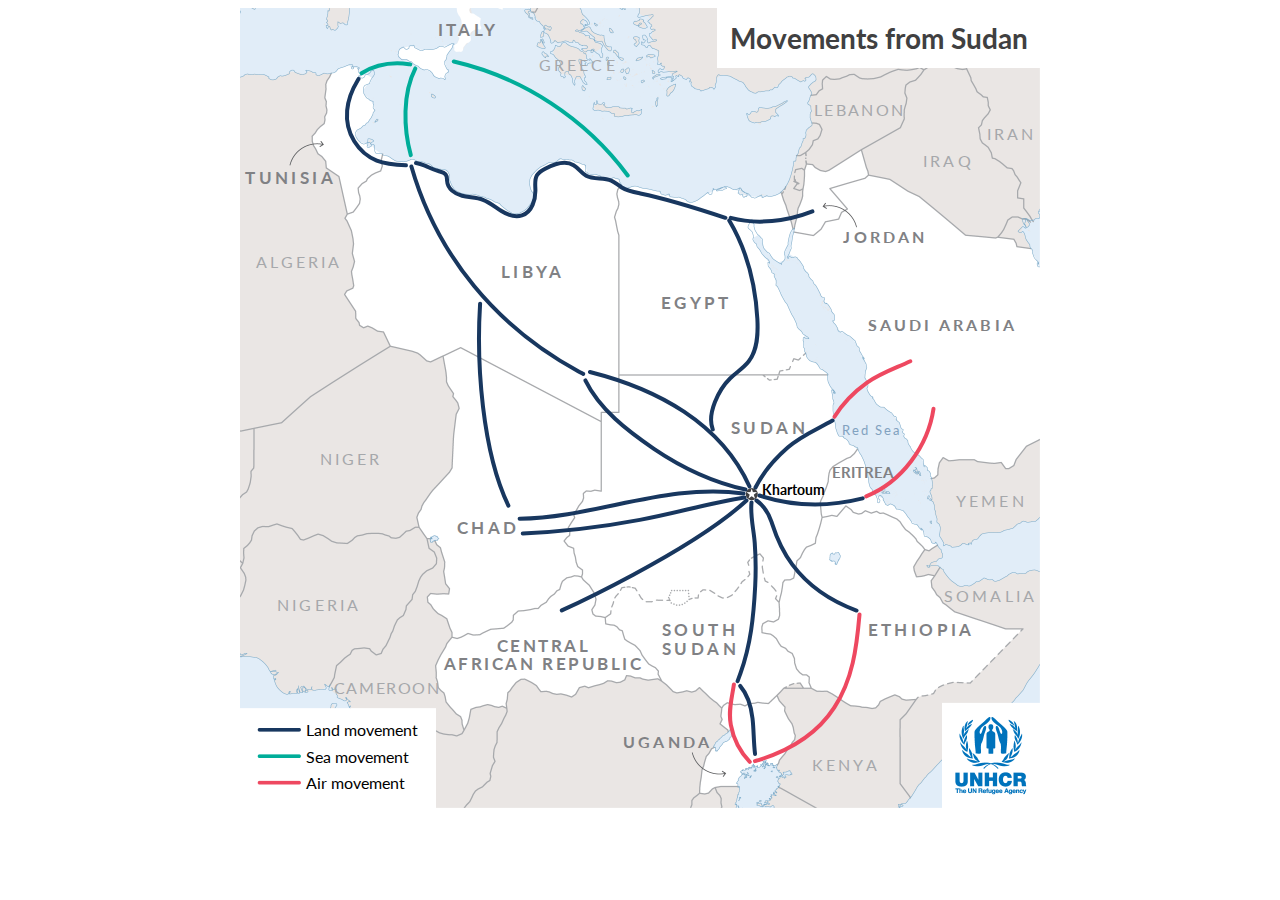
<file: docs/2024-04-sdn-1year-mixed-movement/index.html>
<!DOCTYPE html>
<html lang="en">
<head>
    <meta charset="UTF-8">
    <meta name="viewport" content="width=device-width, initial-scale=1.0">
    <title>One Year On: Movements from Sudan</title>
    <script src="https://d3js.org/d3.v7.min.js"></script>
    <link href="https://fonts.googleapis.com/css2?family=Lato:wght@100;400&display=swap" rel="stylesheet">
    <link href="https://fonts.googleapis.com/css2?family=Lato:wght@100;400;700&display=swap" rel="stylesheet">
    <link href="svg-style.css" rel="stylesheet">
</head>
<body>

    <!-- ai2html -->

    <div id="g-sdn-mixed-movement-box" class="ai2html">

        <!-- Artboard: _800 -->
        <div id="g-sdn-mixed-movement-_800" class="g-artboard" style="max-width: 800px;max-height: 800px" data-aspect-ratio="1" data-min-width="0">
    <div style="padding: 0 0 100% 0;"></div>
            <img id="g-sdn-mixed-movement-_800-img" class="g-aiImg" alt="" src="sdn-mixed-movement-_800.png"/>
    <!-- Generator: Adobe Illustrator 28.0.0, SVG Export Plug-In . SVG Version: 6.00 Build 0)  -->
    <svg class="g-aiImg" version="1.2" baseProfile="tiny" id="g-sdn-mixed-movement-_800-interactions-img" xmlns="http://www.w3.org/2000/svg" xmlns:xlink="http://www.w3.org/1999/xlink"
         x="0px" y="0px" viewBox="0 0 800 800" overflow="visible" xml:space="preserve">
    <g>
        <g id="step-4" data-name="step-4">
            
                <path id="path-19" data-name="path-19" vector-effect="none" fill="none" stroke="#00AD99" stroke-width="4" stroke-linecap="round" stroke-linejoin="round" stroke-miterlimit="10" d="
                M387.741,167.444c-42.125-56.873-104.977-98.035-173.947-113.918"/>
            
                <path id="path-18" data-name="path-18" vector-effect="none" fill="none" stroke="#00AD99" stroke-width="4" stroke-linecap="round" stroke-linejoin="round" stroke-miterlimit="10" d="
                M170.81,147.147c-7.344-26.562-8.324-61.52,4.553-86.727"/>
            
                <path id="path-17" data-name="path-17" vector-effect="none" fill="none" stroke="#00AD99" stroke-width="4" stroke-linecap="round" stroke-linejoin="round" stroke-miterlimit="10" d="
                M121.562,65.299c14.041-8.78,31.211-11.326,47.445-9.108l0.721,0.108l0.447,0.073l0.154,0.027"/>
        </g>
        <g id="step-3" data-name="step-3">
            
                <path id="path-16" data-name="path-16" vector-effect="none" fill="none" stroke="#18375F" stroke-width="4" stroke-linecap="round" stroke-linejoin="round" stroke-miterlimit="10" d="
                M490.723,209.905c26.278,7.135,56.643,3.437,81.678-6.483"/>
            
                <path id="path-15" data-name="path-15" vector-effect="none" fill="none" stroke="#18375F" stroke-width="4" stroke-linecap="round" stroke-linejoin="round" stroke-miterlimit="10" d="
                M485.417,209.814c-28.071-9.362-56.044-18.355-85.067-24.366c-6.403-1.326-12.982-2.597-18.57-5.992
                c-3.577-2.173-6.666-5.174-10.511-6.827c-7.876-3.387-17.587-0.582-25.074-4.759c-4.825-2.692-7.855-7.856-12.606-10.677
                c-8.59-5.1-19.562-1.086-28.404,3.564c-3.155,1.659-6.418,3.53-8.238,6.596c-2.348,3.954-1.763,8.895-1.579,13.49
                c0.427,10.677-3.296,23.281-13.451,26.607c-6.867,2.249-14.374-0.618-20.493-4.462c-6.119-3.844-11.694-8.75-18.491-11.202
                c-6.666-2.405-13.979-2.252-20.847-3.999c-7.304-1.857-14.54-6.9-15.014-15.043c-0.125-2.155,0.079-4.686-1.483-6.419
                c-1.591-1.765-4.374-2.384-6.55-3.04c-3.927-1.183-7.485-2.628-11.203-4.328c-3.686-1.686-7.775-3.565-11.843-3.982"/>
            
                <path id="path-14" data-name="path-14" vector-effect="none" fill="none" stroke="#18375F" stroke-width="4" stroke-linecap="round" stroke-linejoin="round" stroke-miterlimit="10" d="
                M165.968,157.369c-21.573-1.023-39.164-3.843-51.725-24.082c-12.065-19.441-8.017-42.301,3.403-60.846l0.716-1.153l0.26-0.398"/>
        </g>
        <g id="step-2" data-name="step-2">
            
                <path id="path-12" data-name="path-12" vector-effect="none" fill="none" stroke="#18375F" stroke-width="4" stroke-linecap="round" stroke-linejoin="round" stroke-miterlimit="10" d="
                M472.752,421.498c-6.126-15.915,6.116-40.275,17.52-51.307c5.949-5.755,13.246-10.151,18.344-16.673
                c9.113-11.658,9.543-27.736,8.75-42.511c-1.907-35.57-9.938-67.713-28.114-98.421"/>
            
                <path id="path-11" data-name="path-11" vector-effect="none" fill="none" stroke="#18375F" stroke-width="4" stroke-linecap="round" stroke-linejoin="round" stroke-miterlimit="10" d="
                M343.198,365.842l-0.176-0.087l-0.516-0.262l-0.844-0.435l-1.159-0.607c0,0-1.458-0.778-1.458-0.778
                c-82.082-44.543-141.909-115.441-167.645-205.201"/>
            
                <path id="path-10" data-name="path-10" vector-effect="none" fill="none" stroke="#18375F" stroke-width="4" stroke-linecap="round" stroke-linejoin="round" stroke-miterlimit="10" d="
                M268.378,497.58c-26.074-54.169-32.075-141.628-28.31-201.321l0.044-0.618"/>
            
                <path id="path-23" data-name="path-23" vector-effect="none" fill="none" stroke="#EE4860" stroke-width="4" stroke-linecap="round" stroke-linejoin="round" stroke-miterlimit="10" d="
                M594.458,408.823c7.998-13.004,19.201-24.654,32.609-34.209c13.318-9.492,28.274-14.346,43.283-21.369"/>
            
                <path id="path-22" data-name="path-22" vector-effect="none" fill="none" stroke="#EE4860" stroke-width="4" stroke-linecap="round" stroke-linejoin="round" stroke-miterlimit="10" d="
                M493.885,676.497c-1.993,14.036-5.792,25.953-3.07,40.437c2.586,13.765,9.08,26.862,18.957,36.851"/>
            
                <path id="path-21" data-name="path-21" vector-effect="none" fill="none" stroke="#EE4860" stroke-width="4" stroke-linecap="round" stroke-linejoin="round" stroke-miterlimit="10" d="
                M626.142,488.323c35.531-14.269,61.848-50.046,67.373-87.553"/>
            
                <path id="path-20" data-name="path-20" vector-effect="none" fill="none" stroke="#EE4860" stroke-width="4" stroke-linecap="round" stroke-linejoin="round" stroke-miterlimit="10" d="
                M619.5,606.5c-2.838,33.139-6.752,64.711-25.29,93.171c-17.494,26.857-44.221,42.442-74.094,51.922l-1.515,0.467l-1.274,0.378
                l-1.018,0.296l-0.746,0.2l-0.459,0.126l-0.156,0.037"/>
            
                <path id="path-13" data-name="path-13" vector-effect="none" fill="none" stroke="#18375F" stroke-width="4" stroke-linecap="round" stroke-linejoin="round" stroke-miterlimit="10" d="
                M500.142,677.925c7.741,8.945,11.043,20.927,12.396,32.679c1.353,11.752,0.987,23.659,2.516,35.389"/>
        </g>
        <g id="step-1" data-name="step-1">
            
                <path id="path-9" data-name="path-9" vector-effect="none" fill="none" stroke="#18375F" stroke-width="4" stroke-linecap="round" stroke-linejoin="round" stroke-miterlimit="10" d="
                M511.5,494.5c-1.433,13.323,2.236,26.943,3.223,40.233c1.069,14.394,1.222,28.856,0.468,43.27
                c-1.593,30.435-4.38,58.476-14.727,87.196c-0.955,2.65-1.909,5.3-2.864,7.95"/>
            
                <path id="path-8" data-name="path-8" vector-effect="none" fill="none" stroke="#18375F" stroke-width="4" stroke-linecap="round" stroke-linejoin="round" stroke-miterlimit="10" d="
                M516.5,492.5c8.279,5.678,11.878,12.138,15.026,21.397c3.999,11.765,16.58,63.49,85.001,88.637"/>
            
                <path id="path-7" data-name="path-7" vector-effect="none" fill="none" stroke="#18375F" stroke-width="4" stroke-linecap="round" stroke-linejoin="round" stroke-miterlimit="10" d="
                M515.5,479.5c8.269-16.427,18.359-27.857,32.221-39.928c13.77-11.99,29.232-18.122,44.75-26.994"/>
            
                <path id="path-6" data-name="path-6" vector-effect="none" fill="none" stroke="#18375F" stroke-width="4" stroke-linecap="round" stroke-linejoin="round" stroke-miterlimit="10" d="
                M505.5,481.5c-31.863-7.026-64.742-22.49-91.578-40.667c-26.522-17.964-54.225-39.231-68.578-68.375"/>
            
                <path id="path-5" data-name="path-5" vector-effect="none" fill="none" stroke="#18375F" stroke-width="4" stroke-linecap="round" stroke-linejoin="round" stroke-miterlimit="10" d="
                M503.5,485.5c-76.148-10.903-148.219,24.155-223.898,25.187"/>
            
                <path id="path-4" data-name="path-4" vector-effect="none" fill="none" stroke="#18375F" stroke-width="4" stroke-linecap="round" stroke-linejoin="round" stroke-miterlimit="10" d="
                M504.5,489.5c-37.709,6.237-67.107,15.296-104.666,22.363c-36.815,6.927-79.584,11.884-117.084,13.633"/>
            
                <path id="path-3" data-name="path-3" vector-effect="none" fill="none" stroke="#18375F" stroke-width="4" stroke-linecap="round" stroke-linejoin="round" stroke-miterlimit="10" d="
                M506.5,492.5c-55.837,51.436-184.709,109.914-184.709,109.914"/>
            
                <path id="path-2" data-name="path-2" vector-effect="none" fill="none" stroke="#18375F" stroke-width="4" stroke-linecap="round" stroke-linejoin="round" stroke-miterlimit="10" d="
                M519.5,487.5c34.044,11.181,68.434,11.628,103.175,2.853"/>
            
                <path id="path-1" data-name="path-1" vector-effect="none" fill="none" stroke="#18375F" stroke-width="4" stroke-linecap="round" stroke-linejoin="round" stroke-miterlimit="10" d="
                M509.5,478.5c-14.053-31.191-37.059-55.844-65.531-74.81c-28.471-18.966-60.932-31.322-94.096-39.715"/>
        </g>
    </g>
    <style>
    #g-sdn-mixed-movement-_800-interactions-img rect, #g-sdn-mixed-movement-_800-interactions-img circle, #g-sdn-mixed-movement-_800-interactions-img path, #g-sdn-mixed-movement-_800-interactions-img line, #g-sdn-mixed-movement-_800-interactions-img polyline { vector-effect: non-scaling-stroke; }
    </style>
    </svg>
    
            <div id="g-ai0-1" class="g-content g-aiAbs" style="top:1.625%;left:61.25%;width:42%;">
                <p class="g-pstyle0">Movements from Sudan</p>
            </div>
            <div id="g-ai0-2" class="g-content g-aiAbs g-aiPointText" style="top:2.7946%;margin-top:-10.4px;left:24.6985%;width:83px;">
                <p class="g-pstyle1">Italy</p>
            </div>
            <div id="g-ai0-3" class="g-content g-aiAbs g-aiPointText" style="top:7.0905%;margin-top:-9.7px;left:37.3274%;width:101px;">
                <p class="g-pstyle2">Greece</p>
            </div>
            <div id="g-ai0-4" class="g-content g-aiAbs g-aiPointText" style="top:12.7155%;margin-top:-9.7px;left:71.7233%;width:113px;">
                <p class="g-pstyle3">Lebanon</p>
            </div>
            <div id="g-ai0-5" class="g-content g-aiAbs g-aiPointText" style="top:15.7155%;margin-top:-9.7px;left:93.3541%;width:72px;">
                <p class="g-pstyle2">Iran</p>
            </div>
            <div id="g-ai0-6" class="g-content g-aiAbs g-aiPointText" style="top:19.0905%;margin-top:-9.7px;left:85.3864%;width:73px;">
                <p class="g-pstyle2">Iraq</p>
            </div>
            <div id="g-ai0-7" class="g-content g-aiAbs g-aiPointText" style="top:21.2946%;margin-top:-10.4px;left:0.6538%;width:113px;">
                <p class="g-pstyle1">Tunisia</p>
            </div>
            <div id="g-ai0-8" class="g-content g-aiAbs g-aiPointText" style="top:28.5917%;margin-top:-9.7px;left:75.4358%;width:105px;">
                <p class="g-pstyle4">Jordan</p>
            </div>
            <div id="g-ai0-9" class="g-content g-aiAbs g-aiPointText" style="top:31.7155%;margin-top:-9.7px;left:2.0276%;width:109px;">
                <p class="g-pstyle2">Algeria</p>
            </div>
            <div id="g-ai0-10" class="g-content g-aiAbs g-aiPointText" style="top:33.0446%;margin-top:-10.4px;left:32.6017%;width:86px;">
                <p class="g-pstyle1">Libya</p>
            </div>
            <div id="g-ai0-11" class="g-content g-aiAbs g-aiPointText" style="top:36.9196%;margin-top:-10.4px;left:52.5903%;width:93px;">
                <p class="g-pstyle1">Egypt</p>
            </div>
            <div id="g-ai0-12" class="g-content g-aiAbs g-aiPointText" style="top:39.5917%;margin-top:-9.7px;left:78.4624%;width:170px;">
                <p class="g-pstyle4">Saudi Arabia</p>
            </div>
            <div id="g-ai0-13" class="g-content g-aiAbs g-aiPointText" style="top:52.5447%;margin-top:-10.4px;left:61.3684%;width:98px;">
                <p class="g-pstyle1">Sudan</p>
            </div>
            <div id="g-ai0-14" class="g-content g-aiAbs g-aiPointText" style="top:52.8071%;margin-top:-8.5px;left:75.3046%;width:83px;">
                <p class="g-pstyle5">Red Sea</p>
            </div>
            <div id="g-ai0-15" class="g-content g-aiAbs g-aiPointText" style="top:56.3405%;margin-top:-9.7px;left:9.9521%;width:86px;">
                <p class="g-pstyle2">Niger</p>
            </div>
            <div id="g-ai0-16" class="g-content g-aiAbs g-aiPointText" style="top:58.0394%;margin-top:-9.3px;left:73.9949%;width:83px;">
                <p class="g-pstyle6">Eritrea</p>
            </div>
            <div id="g-ai0-17" class="g-content g-aiAbs" style="top:59.25%;left:65.3091%;width:8.625%;">
                <p class="g-pstyle7">Khartoum</p>
            </div>
            <div id="g-ai0-18" class="g-content g-aiAbs g-aiPointText" style="top:61.5905%;margin-top:-9.7px;left:89.4657%;width:93px;">
                <p class="g-pstyle2">Yemen</p>
            </div>
            <div id="g-ai0-19" class="g-content g-aiAbs g-aiPointText" style="top:65.0446%;margin-top:-10.4px;left:27.1383%;width:85px;">
                <p class="g-pstyle1">Chad</p>
            </div>
            <div id="g-ai0-20" class="g-content g-aiAbs g-aiPointText" style="top:73.4655%;margin-top:-9.7px;left:87.981%;width:114px;">
                <p class="g-pstyle2">Somalia</p>
            </div>
            <div id="g-ai0-21" class="g-content g-aiAbs g-aiPointText" style="top:74.5905%;margin-top:-9.7px;left:4.6161%;width:107px;">
                <p class="g-pstyle2">Nigeria</p>
            </div>
            <div id="g-ai0-22" class="g-content g-aiAbs g-aiPointText" style="top:77.7946%;margin-top:-10.4px;left:78.4421%;width:129px;">
                <p class="g-pstyle1">Ethiopia</p>
            </div>
            <div id="g-ai0-23" class="g-content g-aiAbs g-aiPointText" style="top:78.939%;margin-top:-16.5px;left:52.7498%;width:98px;">
                <p class="g-pstyle8">south</p>
                <p class="g-pstyle8">Sudan</p>
            </div>
            <div id="g-ai0-24" class="g-content g-aiAbs g-aiPointText" style="top:80.9086%;margin-top:-15.3px;left:37.9509%;margin-left:-110.5px;width:221px;">
                <p class="g-pstyle9">central</p>
                <p class="g-pstyle9">african rePublic</p>
            </div>
            <div id="g-ai0-25" class="g-content g-aiAbs g-aiPointText" style="top:84.9655%;margin-top:-9.7px;left:11.7378%;width:127px;">
                <p class="g-pstyle10">Cameroon</p>
            </div>
            <div id="g-ai0-26" class="g-content g-aiAbs g-aiPointText" style="top:90.2282%;margin-top:-8.8px;left:8.2983%;width:134px;">
                <p class="g-pstyle11">Land movement</p>
            </div>
            <div id="g-ai0-27" class="g-content g-aiAbs g-aiPointText" style="top:91.7167%;margin-top:-9.7px;left:47.8645%;width:110px;">
                <p class="g-pstyle4">Uganda</p>
            </div>
            <div id="g-ai0-28" class="g-content g-aiAbs g-aiPointText" style="top:93.6032%;margin-top:-8.8px;left:8.2983%;width:125px;">
                <p class="g-pstyle11">Sea movement</p>
            </div>
            <div id="g-ai0-29" class="g-content g-aiAbs g-aiPointText" style="top:94.5905%;margin-top:-9.7px;left:71.4733%;width:89px;">
                <p class="g-pstyle2">Kenya</p>
            </div>
            <div id="g-ai0-30" class="g-content g-aiAbs g-aiPointText" style="top:96.8532%;margin-top:-8.8px;left:8.2983%;width:121px;">
                <p class="g-pstyle11">Air movement</p>
            </div>
        </div>
    
    </div>


    <!-- en ai2html -->

    <script>
        function animatePaths(pathInfos) {
    pathInfos.forEach(pathInfo => {
      pathInfo.forEach((info, index) => {
        // Select the paths and set their initial 'stroke-dashoffset' to fully hide the paths
        d3.selectAll(info.paths)
          .attr('stroke-dasharray', function () {
            const length = this.getTotalLength();
            return `${length} ${length}`;
          })
          .attr('stroke-dashoffset', function () {
            const length = this.getTotalLength();
            return length;
          })
          .transition()
          .delay(info.delay)
          .duration(info.duration)
          .ease(d3.easeLinear)
          .attr('stroke-dashoffset', 0) // Animate stroke-dashoffset to reveal the path
          .on("end", () => {
            // Restart the animation if it's the last one in the array
            if (index === pathInfo.length - 1) {
              // Delay for 2 seconds before restarting the animation
              setTimeout(() => {
                animatePaths(pathInfos);
              }, 1000);
            }
          });
      });
    });
  }
  
  // Define the path information in arrays
  const pathInformation1 = [
    { paths: "#path-1,#path-2,#path-3,#path-4,#path-5,#path-6,#path-7,#path-8,#path-9", delay: 0, duration: 1000 },
    { paths: "#path-10, #path-11, #path-12, #path-13, #path-20, #path-21, #path-22, #path-23", delay: 900, duration: 2000 },
    { paths: "#path-14, #path-15, #path-16", delay: 3000, duration: 2000 },
    { paths: " #path-17, #path-18, #path-19", delay: 3000, duration: 2000 },
  ];
  
  
  // Start the animation
  animatePaths([pathInformation1]);
    </script>



  
    
    
    
</body>
</html>
</file>
<file: docs/2023-05-eth-displacement-animation/css/svg-style.css>
#g-eth_animation-box ,
	#g-eth_animation-box .g-artboard {
		margin:0 auto;
	}
	#g-eth_animation-box p {
		margin:0;
	}
	#g-eth_animation-box .g-aiAbs {
		position:absolute;
	}
	#g-eth_animation-box .g-aiImg {
		position:absolute;
		top:0;
		display:block;
		width:100% !important;
	}
	#g-eth_animation-box .g-aiSymbol {
		position: absolute;
		box-sizing: border-box;
	}
	#g-eth_animation-box .g-aiPointText p { white-space: nowrap; }
	#g-eth_animation-_360 {
		position:relative;
		overflow:hidden;
	}
	#g-eth_animation-_360 p {
		font-family:Lato;
		font-weight:400;
		line-height:8px;
		height:auto;
		filter:alpha(opacity=100);
		-ms-filter:progid:DXImageTransform.Microsoft.Alpha(Opacity=100);
		opacity:1;
		letter-spacing:0em;
		font-size:7px;
		text-align:left;
		color:rgb(128,129,132);
		text-transform:none;
		padding-bottom:0;
		padding-top:0;
		mix-blend-mode:normal;
		font-style:normal;
		position:static;
	}
	#g-eth_animation-_360 .g-pstyle0 {
		font-weight:700;
		line-height:6px;
		height:6px;
		letter-spacing:0.25em;
		font-size:4px;
		text-transform:uppercase;
	}
	#g-eth_animation-_360 .g-pstyle1 {
		font-weight:700;
		line-height:5px;
		height:5px;
		letter-spacing:0.3em;
		font-size:9px;
		text-transform:uppercase;
		color:rgb(88,89,91);
	}
	#g-eth_animation-_360 .g-pstyle2 {
		line-height:7px;
		height:7px;
		font-size:6px;
		color:rgb(50,50,50);
	}
	#g-eth_animation-_360 .g-pstyle3 {
		font-weight:700;
		line-height:10px;
		height:10px;
		font-size:8px;
		color:rgb(88,89,91);
	}
	#g-eth_animation-_360 .g-pstyle4 {
		font-weight:700;
		height:8px;
		letter-spacing:0.1em;
		text-transform:uppercase;
		color:rgb(88,89,91);
	}
	#g-eth_animation-_360 .g-pstyle5 {
		font-weight:700;
		line-height:4px;
		height:4px;
		font-size:4px;
		text-transform:uppercase;
	}
	#g-eth_animation-_360 .g-pstyle6 {
		font-weight:700;
		line-height:9px;
		height:9px;
		text-transform:uppercase;
		color:rgb(166,168,171);
	}
	#g-eth_animation-_360 .g-pstyle7 {
		line-height:4px;
		height:4px;
		color:rgb(166,168,171);
	}
	#g-eth_animation-_360 .g-pstyle8 {
		font-weight:700;
		line-height:4px;
		height:4px;
		text-transform:uppercase;
		color:rgb(166,168,171);
	}
	#g-eth_animation-_360 .g-pstyle9 {
		height:8px;
	}
	#g-eth_animation-_360 .g-pstyle10 {
		line-height:7px;
		height:7px;
		font-size:6px;
		color:rgb(0,0,0);
	}
	#g-eth_animation-_360 .g-cstyle0 {
		text-transform:uppercase;
	}
	#g-eth_animation-_480 {
		position:relative;
		overflow:hidden;
	}
	#g-eth_animation-_480 p {
		font-family:Lato;
		font-weight:400;
		line-height:10px;
		height:auto;
		filter:alpha(opacity=100);
		-ms-filter:progid:DXImageTransform.Microsoft.Alpha(Opacity=100);
		opacity:1;
		letter-spacing:0em;
		font-size:8px;
		text-align:left;
		color:rgb(128,129,132);
		text-transform:none;
		padding-bottom:0;
		padding-top:0;
		mix-blend-mode:normal;
		font-style:normal;
		position:static;
	}
	#g-eth_animation-_480 .g-pstyle0 {
		font-weight:700;
		line-height:7px;
		height:7px;
		letter-spacing:0.25em;
		font-size:4px;
		text-transform:uppercase;
	}
	#g-eth_animation-_480 .g-pstyle1 {
		line-height:7px;
		height:7px;
		font-size:6px;
		color:rgb(50,50,50);
	}
	#g-eth_animation-_480 .g-pstyle2 {
		font-weight:700;
		line-height:8px;
		height:8px;
		letter-spacing:0.1em;
		font-size:7px;
		text-transform:uppercase;
		color:rgb(88,89,91);
	}
	#g-eth_animation-_480 .g-pstyle3 {
		font-weight:700;
		line-height:4px;
		height:4px;
		font-size:4px;
		text-transform:uppercase;
	}
	#g-eth_animation-_480 .g-pstyle4 {
		font-weight:700;
		height:10px;
		color:rgb(88,89,91);
	}
	#g-eth_animation-_480 .g-pstyle5 {
		font-weight:700;
		line-height:6px;
		height:6px;
		letter-spacing:0.3em;
		font-size:9px;
		text-transform:uppercase;
		color:rgb(88,89,91);
	}
	#g-eth_animation-_480 .g-pstyle6 {
		font-weight:700;
		line-height:5px;
		height:5px;
		text-transform:uppercase;
		color:rgb(166,168,171);
	}
	#g-eth_animation-_480 .g-pstyle7 {
		line-height:5px;
		height:5px;
		font-size:7px;
		color:rgb(166,168,171);
	}
	#g-eth_animation-_480 .g-pstyle8 {
		height:10px;
	}
	#g-eth_animation-_480 .g-pstyle9 {
		line-height:7px;
		height:7px;
		font-size:6px;
		color:rgb(0,0,0);
	}
	#g-eth_animation-_480 .g-cstyle0 {
		text-transform:uppercase;
	}
	#g-eth_animation-_640 {
		position:relative;
		overflow:hidden;
	}
	#g-eth_animation-_640 p {
		font-family:Lato;
		font-weight:400;
		line-height:10px;
		height:auto;
		filter:alpha(opacity=100);
		-ms-filter:progid:DXImageTransform.Microsoft.Alpha(Opacity=100);
		opacity:1;
		letter-spacing:0em;
		font-size:8px;
		text-align:left;
		color:rgb(128,129,132);
		text-transform:none;
		padding-bottom:0;
		padding-top:0;
		mix-blend-mode:normal;
		font-style:normal;
		position:static;
	}
	#g-eth_animation-_640 .g-pstyle0 {
		font-weight:700;
		line-height:8px;
		height:8px;
		letter-spacing:0.25em;
		font-size:5px;
		text-transform:uppercase;
	}
	#g-eth_animation-_640 .g-pstyle1 {
		line-height:8px;
		height:8px;
		font-size:7px;
		color:rgb(50,50,50);
	}
	#g-eth_animation-_640 .g-pstyle2 {
		font-weight:700;
		line-height:9px;
		height:9px;
		letter-spacing:0.1em;
		text-transform:uppercase;
		color:rgb(88,89,91);
	}
	#g-eth_animation-_640 .g-pstyle3 {
		font-weight:700;
		line-height:5px;
		height:5px;
		font-size:5px;
		text-transform:uppercase;
	}
	#g-eth_animation-_640 .g-pstyle4 {
		font-weight:700;
		height:10px;
		color:rgb(88,89,91);
	}
	#g-eth_animation-_640 .g-pstyle5 {
		font-weight:700;
		line-height:8px;
		height:8px;
		letter-spacing:0.3em;
		font-size:10px;
		text-transform:uppercase;
		color:rgb(88,89,91);
	}
	#g-eth_animation-_640 .g-pstyle6 {
		font-weight:700;
		line-height:7px;
		height:7px;
		text-transform:uppercase;
		color:rgb(166,168,171);
	}
	#g-eth_animation-_640 .g-pstyle7 {
		line-height:7px;
		height:7px;
		font-size:7px;
		color:rgb(166,168,171);
	}
	#g-eth_animation-_640 .g-pstyle8 {
		height:10px;
	}
	#g-eth_animation-_640 .g-pstyle9 {
		line-height:7px;
		height:7px;
		font-size:6px;
		color:rgb(0,0,0);
	}
	#g-eth_animation-_640 .g-cstyle0 {
		text-transform:uppercase;
	}
</file>
<file: docs/2023-10-ssd-returnee-movement-fr/css/svg-style.css>
#g-returnee_movements_fr-box ,
	#g-returnee_movements_fr-box .g-artboard {
		margin:0 auto;
	}
	#g-returnee_movements_fr-box p {
		margin:0;
	}
	#g-returnee_movements_fr-box .g-aiAbs {
		position:absolute;
	}
	#g-returnee_movements_fr-box .g-aiImg {
		position:absolute;
		top:0;
		display:block;
		width:100% !important;
	}
	#g-returnee_movements_fr-box .g-aiSymbol {
		position: absolute;
		box-sizing: border-box;
	}
	#g-returnee_movements_fr-box .g-aiPointText p { white-space: nowrap; }
	#g-returnee_movements_fr-_480 {
		position:relative;
		overflow:hidden;
	}
	#g-returnee_movements_fr-_480 p {
		font-family:Lato;
		font-weight:400;
		line-height:8px;
		height:auto;
		filter:alpha(opacity=100);
		-ms-filter:progid:DXImageTransform.Microsoft.Alpha(Opacity=100);
		opacity:1;
		letter-spacing:0.2em;
		font-size:7px;
		text-align:left;
		text-transform:none;
		color:rgb(128,128,131);
		padding-bottom:0;
		padding-top:0;
		mix-blend-mode:normal;
		font-style:normal;
		position:static;
	}
	#g-returnee_movements_fr-_480 .g-pstyle0 {
		font-weight:700;
		line-height:11px;
		height:11px;
		letter-spacing:0em;
		font-size:9px;
		color:rgb(89,89,92);
	}
	#g-returnee_movements_fr-_480 .g-pstyle1 {
		font-weight:700;
		line-height:15px;
		letter-spacing:0em;
		font-size:13px;
		color:rgb(0,0,0);
	}
	#g-returnee_movements_fr-_480 .g-pstyle2 {
		height:8px;
		text-align:center;
		text-transform:uppercase;
	}
	#g-returnee_movements_fr-_480 .g-pstyle3 {
		height:8px;
		text-align:center;
	}
	#g-returnee_movements_fr-_480 .g-pstyle4 {
		font-weight:700;
		line-height:5px;
		height:5px;
		letter-spacing:0.1em;
		color:rgb(88,89,91);
	}
	#g-returnee_movements_fr-_480 .g-pstyle5 {
		font-weight:700;
		line-height:10px;
		height:10px;
		letter-spacing:0em;
		font-size:8px;
		color:rgb(65,65,65);
	}
	#g-returnee_movements_fr-_480 .g-pstyle6 {
		height:8px;
		letter-spacing:0.1em;
		color:rgb(88,89,91);
	}
	#g-returnee_movements_fr-_480 .g-pstyle7 {
		height:8px;
		letter-spacing:0.15em;
		text-align:center;
		text-transform:uppercase;
	}
	#g-returnee_movements_fr-_700 {
		position:relative;
		overflow:hidden;
	}
	#g-returnee_movements_fr-_700 p {
		font-family:Lato;
		font-weight:700;
		line-height:10px;
		height:auto;
		filter:alpha(opacity=100);
		-ms-filter:progid:DXImageTransform.Microsoft.Alpha(Opacity=100);
		opacity:1;
		letter-spacing:0em;
		font-size:8px;
		text-align:left;
		text-transform:none;
		color:rgb(88,89,91);
		padding-bottom:0;
		padding-top:0;
		mix-blend-mode:normal;
		font-style:normal;
		position:static;
	}
	#g-returnee_movements_fr-_700 .g-pstyle0 {
		line-height:11px;
		height:11px;
		font-size:9px;
		color:rgb(89,89,92);
	}
	#g-returnee_movements_fr-_700 .g-pstyle1 {
		line-height:15px;
		font-size:13px;
		color:rgb(0,0,0);
	}
	#g-returnee_movements_fr-_700 .g-pstyle2 {
		line-height:24px;
		font-size:20px;
		color:rgb(0,0,0);
	}
	#g-returnee_movements_fr-_700 .g-pstyle3 {
		font-weight:400;
		line-height:12px;
		height:12px;
		letter-spacing:0.2em;
		font-size:10px;
		text-align:center;
		text-transform:uppercase;
		color:rgb(128,128,131);
	}
	#g-returnee_movements_fr-_700 .g-pstyle4 {
		font-weight:400;
		line-height:12px;
		height:12px;
		letter-spacing:0.2em;
		font-size:10px;
		text-align:center;
		color:rgb(128,128,131);
	}
	#g-returnee_movements_fr-_700 .g-pstyle5 {
		height:10px;
		text-align:center;
		text-transform:uppercase;
	}
	#g-returnee_movements_fr-_700 .g-pstyle6 {
		font-weight:400;
		line-height:15px;
		height:15px;
		letter-spacing:0.2em;
		font-size:10px;
		text-align:center;
		text-transform:uppercase;
		color:rgb(128,128,131);
	}
	#g-returnee_movements_fr-_700 .g-pstyle7 {
		line-height:8px;
		height:8px;
		letter-spacing:0.1em;
		font-size:9px;
	}
	#g-returnee_movements_fr-_700 .g-pstyle8 {
		font-weight:400;
		line-height:11px;
		height:11px;
		letter-spacing:0.1em;
	}
	#g-returnee_movements_fr-_960 {
		position:relative;
		overflow:hidden;
	}
	#g-returnee_movements_fr-_960 p {
		font-family:Lato;
		font-weight:700;
		line-height:14px;
		height:auto;
		filter:alpha(opacity=100);
		-ms-filter:progid:DXImageTransform.Microsoft.Alpha(Opacity=100);
		opacity:1;
		letter-spacing:0em;
		font-size:12px;
		text-align:left;
		text-transform:none;
		color:rgb(88,89,91);
		padding-bottom:0;
		padding-top:0;
		mix-blend-mode:normal;
		font-style:normal;
		position:static;
	}
	#g-returnee_movements_fr-_960 .g-pstyle0 {
		line-height:16px;
		height:16px;
		font-size:13px;
		color:rgb(89,89,92);
	}
	#g-returnee_movements_fr-_960 .g-pstyle1 {
		line-height:27px;
		font-size:25px;
		color:rgb(0,0,0);
	}
	#g-returnee_movements_fr-_960 .g-pstyle2 {
		font-weight:400;
		line-height:16px;
		height:16px;
		letter-spacing:0.25em;
		font-size:13px;
		text-align:center;
		text-transform:uppercase;
		color:rgb(128,128,131);
	}
	#g-returnee_movements_fr-_960 .g-pstyle3 {
		font-weight:400;
		line-height:16px;
		height:16px;
		letter-spacing:0.25em;
		font-size:13px;
		text-align:center;
		color:rgb(128,128,131);
	}
	#g-returnee_movements_fr-_960 .g-pstyle4 {
		height:14px;
		text-align:center;
		text-transform:uppercase;
	}
	#g-returnee_movements_fr-_960 .g-pstyle5 {
		line-height:11px;
		height:11px;
		letter-spacing:0.1em;
		font-size:11px;
	}
	#g-returnee_movements_fr-_960 .g-pstyle6 {
		font-weight:400;
		line-height:15px;
		height:15px;
		letter-spacing:0.1em;
		font-size:10px;
	}
</file>
<file: docs/2023-10-ssd-returnee-movement-sp/css/svg-style.css>
#g-returnee_movements_sp-box ,
	#g-returnee_movements_sp-box .g-artboard {
		margin:0 auto;
	}
	#g-returnee_movements_sp-box p {
		margin:0;
	}
	#g-returnee_movements_sp-box .g-aiAbs {
		position:absolute;
	}
	#g-returnee_movements_sp-box .g-aiImg {
		position:absolute;
		top:0;
		display:block;
		width:100% !important;
	}
	#g-returnee_movements_sp-box .g-aiSymbol {
		position: absolute;
		box-sizing: border-box;
	}
	#g-returnee_movements_sp-box .g-aiPointText p { white-space: nowrap; }
	#g-returnee_movements_sp-_480 {
		position:relative;
		overflow:hidden;
	}
	#g-returnee_movements_sp-_480 p {
		font-family:arial,helvetica,sans-serif;
		font-weight:bold;
		line-height:15px;
		filter:alpha(opacity=100);
		-ms-filter:progid:DXImageTransform.Microsoft.Alpha(Opacity=100);
		opacity:1;
		letter-spacing:0em;
		font-size:13px;
		text-align:left;
		color:rgb(0,0,0);
		text-transform:none;
		padding-bottom:0;
		padding-top:0;
		mix-blend-mode:normal;
		font-style:normal;
		height:auto;
		position:static;
	}
	#g-returnee_movements_sp-_480 .g-pstyle0 {
		font-family:Lato;
		font-weight:700;
		line-height:11px;
		height:11px;
		font-size:9px;
		color:rgb(89,89,92);
	}
	#g-returnee_movements_sp-_480 .g-pstyle1 {
		font-family:Lato;
		font-weight:400;
		line-height:8px;
		height:8px;
		letter-spacing:0.2em;
		font-size:7px;
		text-align:center;
		text-transform:uppercase;
		color:rgb(128,128,131);
	}
	#g-returnee_movements_sp-_480 .g-pstyle2 {
		font-family:Lato;
		font-weight:400;
		line-height:8px;
		height:8px;
		letter-spacing:0.2em;
		font-size:7px;
		text-align:center;
		color:rgb(128,128,131);
	}
	#g-returnee_movements_sp-_480 .g-pstyle3 {
		font-family:Lato;
		font-weight:700;
		line-height:5px;
		height:5px;
		letter-spacing:0.1em;
		font-size:7px;
		color:rgb(88,89,91);
	}
	#g-returnee_movements_sp-_480 .g-pstyle4 {
		font-family:Lato;
		font-weight:400;
		line-height:8px;
		height:8px;
		letter-spacing:0.1em;
		font-size:7px;
		color:rgb(88,89,91);
	}
	#g-returnee_movements_sp-_480 .g-pstyle5 {
		font-family:Lato;
		font-weight:400;
		line-height:8px;
		height:8px;
		letter-spacing:0.15em;
		font-size:7px;
		text-align:center;
		text-transform:uppercase;
		color:rgb(128,128,131);
	}
	#g-returnee_movements_sp-_700 {
		position:relative;
		overflow:hidden;
	}
	#g-returnee_movements_sp-_700 p {
		font-family:Lato;
		font-weight:700;
		line-height:10px;
		height:auto;
		filter:alpha(opacity=100);
		-ms-filter:progid:DXImageTransform.Microsoft.Alpha(Opacity=100);
		opacity:1;
		letter-spacing:0em;
		font-size:8px;
		text-align:left;
		text-transform:none;
		color:rgb(88,89,91);
		padding-bottom:0;
		padding-top:0;
		mix-blend-mode:normal;
		font-style:normal;
		position:static;
	}
	#g-returnee_movements_sp-_700 .g-pstyle0 {
		line-height:11px;
		height:11px;
		font-size:9px;
		color:rgb(89,89,92);
	}
	#g-returnee_movements_sp-_700 .g-pstyle1 {
		font-family:arial,helvetica,sans-serif;
		font-weight:bold;
		line-height:15px;
		font-size:13px;
		color:rgb(0,0,0);
	}
	#g-returnee_movements_sp-_700 .g-pstyle2 {
		line-height:24px;
		font-size:20px;
		color:rgb(0,0,0);
	}
	#g-returnee_movements_sp-_700 .g-pstyle3 {
		font-weight:400;
		line-height:12px;
		height:12px;
		letter-spacing:0.2em;
		font-size:10px;
		text-align:center;
		text-transform:uppercase;
		color:rgb(128,128,131);
	}
	#g-returnee_movements_sp-_700 .g-pstyle4 {
		font-weight:400;
		line-height:12px;
		height:12px;
		letter-spacing:0.2em;
		font-size:10px;
		text-align:center;
		color:rgb(128,128,131);
	}
	#g-returnee_movements_sp-_700 .g-pstyle5 {
		height:10px;
		text-align:center;
		text-transform:uppercase;
	}
	#g-returnee_movements_sp-_700 .g-pstyle6 {
		font-weight:400;
		line-height:15px;
		height:15px;
		letter-spacing:0.2em;
		font-size:10px;
		text-align:center;
		text-transform:uppercase;
		color:rgb(128,128,131);
	}
	#g-returnee_movements_sp-_700 .g-pstyle7 {
		line-height:8px;
		height:8px;
		letter-spacing:0.1em;
		font-size:9px;
	}
	#g-returnee_movements_sp-_700 .g-pstyle8 {
		font-weight:400;
		line-height:11px;
		height:11px;
		letter-spacing:0.1em;
	}
	#g-returnee_movements_sp-_960 {
		position:relative;
		overflow:hidden;
	}
	#g-returnee_movements_sp-_960 p {
		font-family:Lato;
		font-weight:700;
		line-height:14px;
		height:auto;
		filter:alpha(opacity=100);
		-ms-filter:progid:DXImageTransform.Microsoft.Alpha(Opacity=100);
		opacity:1;
		letter-spacing:0em;
		font-size:12px;
		text-align:left;
		text-transform:none;
		color:rgb(88,89,91);
		padding-bottom:0;
		padding-top:0;
		mix-blend-mode:normal;
		font-style:normal;
		position:static;
	}
	#g-returnee_movements_sp-_960 .g-pstyle0 {
		line-height:16px;
		height:16px;
		font-size:13px;
		color:rgb(89,89,92);
	}
	#g-returnee_movements_sp-_960 .g-pstyle1 {
		line-height:27px;
		font-size:25px;
		color:rgb(0,0,0);
	}
	#g-returnee_movements_sp-_960 .g-pstyle2 {
		font-weight:400;
		line-height:16px;
		height:16px;
		letter-spacing:0.25em;
		font-size:13px;
		text-align:center;
		text-transform:uppercase;
		color:rgb(128,128,131);
	}
	#g-returnee_movements_sp-_960 .g-pstyle3 {
		font-weight:400;
		line-height:16px;
		height:16px;
		letter-spacing:0.2em;
		font-size:13px;
		text-align:center;
		color:rgb(128,128,131);
	}
	#g-returnee_movements_sp-_960 .g-pstyle4 {
		height:14px;
		text-align:center;
		text-transform:uppercase;
	}
	#g-returnee_movements_sp-_960 .g-pstyle5 {
		line-height:11px;
		height:11px;
		letter-spacing:0.1em;
		font-size:11px;
	}
	#g-returnee_movements_sp-_960 .g-pstyle6 {
		font-weight:400;
		line-height:15px;
		height:15px;
		letter-spacing:0.1em;
		font-size:10px;
	}
</file>
<file: docs/2023-10-ssd-returnee-movement/css/svg-style.css>
#g-returnee_movements-box ,
	#g-returnee_movements-box .g-artboard {
		margin:0 auto;
	}
	#g-returnee_movements-box p {
		margin:0;
	}
	#g-returnee_movements-box .g-aiAbs {
		position:absolute;
	}
	#g-returnee_movements-box .g-aiImg {
		position:absolute;
		top:0;
		display:block;
		width:100% !important;
	}
	#g-returnee_movements-box .g-aiSymbol {
		position: absolute;
		box-sizing: border-box;
	}
	#g-returnee_movements-box .g-aiPointText p { white-space: nowrap; }
	#g-returnee_movements-_480 {
		position:relative;
		overflow:hidden;
	}
	#g-returnee_movements-_480 p {
		font-family:Lato;
		font-weight:700;
		line-height:15px;
		filter:alpha(opacity=100);
		-ms-filter:progid:DXImageTransform.Microsoft.Alpha(Opacity=100);
		opacity:1;
		letter-spacing:0em;
		font-size:13px;
		text-align:left;
		color:rgb(0,0,0);
		text-transform:none;
		padding-bottom:0;
		padding-top:0;
		mix-blend-mode:normal;
		font-style:normal;
		height:auto;
		position:static;
	}
	#g-returnee_movements-_480 .g-pstyle0 {
		line-height:11px;
		height:11px;
		font-size:9px;
		color:rgb(89,89,92);
	}
	#g-returnee_movements-_480 .g-pstyle1 {
		font-weight:400;
		line-height:8px;
		height:8px;
		letter-spacing:0.2em;
		font-size:7px;
		text-align:center;
		text-transform:uppercase;
		color:rgb(128,128,131);
	}
	#g-returnee_movements-_480 .g-pstyle2 {
		font-weight:400;
		line-height:8px;
		height:8px;
		letter-spacing:0.2em;
		font-size:7px;
		text-align:center;
		color:rgb(128,128,131);
	}
	#g-returnee_movements-_480 .g-pstyle3 {
		line-height:5px;
		height:5px;
		letter-spacing:0.1em;
		font-size:7px;
		color:rgb(88,89,91);
	}
	#g-returnee_movements-_480 .g-pstyle4 {
		line-height:10px;
		height:10px;
		font-size:8px;
		color:rgb(65,65,65);
	}
	#g-returnee_movements-_480 .g-pstyle5 {
		font-weight:400;
		line-height:8px;
		height:8px;
		letter-spacing:0.1em;
		font-size:7px;
		color:rgb(88,89,91);
	}
	#g-returnee_movements-_480 .g-pstyle6 {
		font-weight:400;
		line-height:8px;
		height:8px;
		letter-spacing:0.15em;
		font-size:7px;
		text-align:center;
		text-transform:uppercase;
		color:rgb(128,128,131);
	}
	#g-returnee_movements-_700 {
		position:relative;
		overflow:hidden;
	}
	#g-returnee_movements-_700 p {
		font-family:Lato;
		font-weight:700;
		line-height:10px;
		height:auto;
		filter:alpha(opacity=100);
		-ms-filter:progid:DXImageTransform.Microsoft.Alpha(Opacity=100);
		opacity:1;
		letter-spacing:0em;
		font-size:8px;
		text-align:left;
		text-transform:none;
		color:rgb(88,89,91);
		padding-bottom:0;
		padding-top:0;
		mix-blend-mode:normal;
		font-style:normal;
		position:static;
	}
	#g-returnee_movements-_700 .g-pstyle0 {
		line-height:11px;
		height:11px;
		font-size:9px;
		color:rgb(89,89,92);
	}
	#g-returnee_movements-_700 .g-pstyle1 {
		line-height:15px;
		font-size:13px;
		color:rgb(0,0,0);
	}
	#g-returnee_movements-_700 .g-pstyle2 {
		line-height:22px;
		font-size:20px;
		color:rgb(0,0,0);
	}
	#g-returnee_movements-_700 .g-pstyle3 {
		font-weight:400;
		line-height:12px;
		height:12px;
		letter-spacing:0.2em;
		font-size:10px;
		text-align:center;
		text-transform:uppercase;
		color:rgb(128,128,131);
	}
	#g-returnee_movements-_700 .g-pstyle4 {
		font-weight:400;
		line-height:12px;
		height:12px;
		letter-spacing:0.2em;
		font-size:10px;
		text-align:center;
		color:rgb(128,128,131);
	}
	#g-returnee_movements-_700 .g-pstyle5 {
		height:10px;
		text-align:center;
		text-transform:uppercase;
	}
	#g-returnee_movements-_700 .g-pstyle6 {
		font-weight:400;
		line-height:15px;
		height:15px;
		letter-spacing:0.2em;
		font-size:10px;
		text-align:center;
		text-transform:uppercase;
		color:rgb(128,128,131);
	}
	#g-returnee_movements-_700 .g-pstyle7 {
		line-height:8px;
		height:8px;
		letter-spacing:0.1em;
		font-size:9px;
	}
	#g-returnee_movements-_700 .g-pstyle8 {
		font-weight:400;
		line-height:11px;
		height:11px;
		letter-spacing:0.1em;
	}
	#g-returnee_movements-_960 {
		position:relative;
		overflow:hidden;
	}
	#g-returnee_movements-_960 p {
		font-family:Lato;
		font-weight:700;
		line-height:14px;
		height:auto;
		filter:alpha(opacity=100);
		-ms-filter:progid:DXImageTransform.Microsoft.Alpha(Opacity=100);
		opacity:1;
		letter-spacing:0em;
		font-size:12px;
		text-align:left;
		text-transform:none;
		color:rgb(88,89,91);
		padding-bottom:0;
		padding-top:0;
		mix-blend-mode:normal;
		font-style:normal;
		position:static;
	}
	#g-returnee_movements-_960 .g-pstyle0 {
		line-height:16px;
		height:16px;
		font-size:13px;
		color:rgb(89,89,92);
	}
	#g-returnee_movements-_960 .g-pstyle1 {
		line-height:25px;
		font-size:23px;
		color:rgb(0,0,0);
	}
	#g-returnee_movements-_960 .g-pstyle2 {
		font-weight:400;
		line-height:16px;
		height:16px;
		letter-spacing:0.25em;
		font-size:13px;
		text-align:center;
		text-transform:uppercase;
		color:rgb(128,128,131);
	}
	#g-returnee_movements-_960 .g-pstyle3 {
		font-weight:400;
		line-height:16px;
		height:16px;
		letter-spacing:0.25em;
		font-size:13px;
		text-align:center;
		color:rgb(128,128,131);
	}
	#g-returnee_movements-_960 .g-pstyle4 {
		height:14px;
		text-align:center;
		text-transform:uppercase;
	}
	#g-returnee_movements-_960 .g-pstyle5 {
		line-height:11px;
		height:11px;
		letter-spacing:0.1em;
		font-size:11px;
	}
	#g-returnee_movements-_960 .g-pstyle6 {
		font-weight:400;
		line-height:15px;
		height:15px;
		letter-spacing:0.1em;
		font-size:10px;
	}
</file>
<file: docs/2024-04-sdn-1year-mixed-movement/svg-style.css>
#g-sdn-mixed-movement-box ,
	#g-sdn-mixed-movement-box .g-artboard {
		margin:0 auto;
	}
	#g-sdn-mixed-movement-box p {
		margin:0;
	}
	#g-sdn-mixed-movement-box .g-aiAbs {
		position:absolute;
	}
	#g-sdn-mixed-movement-box .g-aiImg {
		position:absolute;
		top:0;
		display:block;
		width:100% !important;
	}
	#g-sdn-mixed-movement-box .g-aiSymbol {
		position: absolute;
		box-sizing: border-box;
	}
	#g-sdn-mixed-movement-box .g-aiPointText p { white-space: nowrap; }
	#g-sdn-mixed-movement-_800 {
		position:relative;
		overflow:hidden;
	}
	#g-sdn-mixed-movement-_800 p {
		font-family:Lato;
		font-weight:400;
		line-height:19px;
		height:auto;
		filter:alpha(opacity=100);
		-ms-filter:progid:DXImageTransform.Microsoft.Alpha(Opacity=100);
		opacity:1;
		padding-bottom:0;
		letter-spacing:0.2em;
		font-size:16px;
		text-align:left;
		text-transform:none;
		color:rgb(166,168,171);
		padding-top:0;
		mix-blend-mode:normal;
		font-style:normal;
		position:static;
	}
	#g-sdn-mixed-movement-_800 .g-pstyle0 {
		font-weight:700;
		line-height:34px;
		letter-spacing:0em;
		font-size:28px;
		color:rgb(64,64,65);
	}
	#g-sdn-mixed-movement-_800 .g-pstyle1 {
		font-weight:700;
		line-height:20px;
		height:20px;
		padding-bottom:6px;
		font-size:17px;
		text-transform:uppercase;
		color:rgb(128,129,132);
	}
	#g-sdn-mixed-movement-_800 .g-pstyle2 {
		height:19px;
		padding-bottom:6px;
		text-transform:uppercase;
	}
	#g-sdn-mixed-movement-_800 .g-pstyle3 {
		height:19px;
		padding-bottom:6px;
		letter-spacing:0.15em;
		text-transform:uppercase;
	}
	#g-sdn-mixed-movement-_800 .g-pstyle4 {
		font-weight:700;
		height:19px;
		padding-bottom:6px;
		text-transform:uppercase;
		color:rgb(128,129,132);
	}
	#g-sdn-mixed-movement-_800 .g-pstyle5 {
		line-height:16px;
		height:16px;
		padding-bottom:6px;
		letter-spacing:0.15em;
		font-size:13px;
		color:rgb(130,162,192);
	}
	#g-sdn-mixed-movement-_800 .g-pstyle6 {
		font-weight:700;
		line-height:18px;
		height:18px;
		padding-bottom:6px;
		letter-spacing:0em;
		font-size:15px;
		text-transform:uppercase;
		color:rgb(128,129,132);
	}
	#g-sdn-mixed-movement-_800 .g-pstyle7 {
		font-weight:700;
		line-height:15px;
		letter-spacing:0em;
		font-size:14px;
		color:rgb(0,0,0);
	}
	#g-sdn-mixed-movement-_800 .g-pstyle8 {
		font-weight:700;
		line-height:13px;
		height:13px;
		padding-bottom:6px;
		font-size:17px;
		text-transform:uppercase;
		color:rgb(128,129,132);
	}
	#g-sdn-mixed-movement-_800 .g-pstyle9 {
		font-weight:700;
		line-height:12px;
		height:12px;
		padding-bottom:6px;
		letter-spacing:0.15em;
		font-size:17px;
		text-align:center;
		text-transform:uppercase;
		color:rgb(128,129,132);
	}
	#g-sdn-mixed-movement-_800 .g-pstyle10 {
		height:19px;
		padding-bottom:6px;
		letter-spacing:0.1em;
		text-transform:uppercase;
	}
	#g-sdn-mixed-movement-_800 .g-pstyle11 {
		line-height:17px;
		height:17px;
		padding-bottom:9px;
		letter-spacing:0em;
		color:rgb(0,0,0);
	}
</file>
